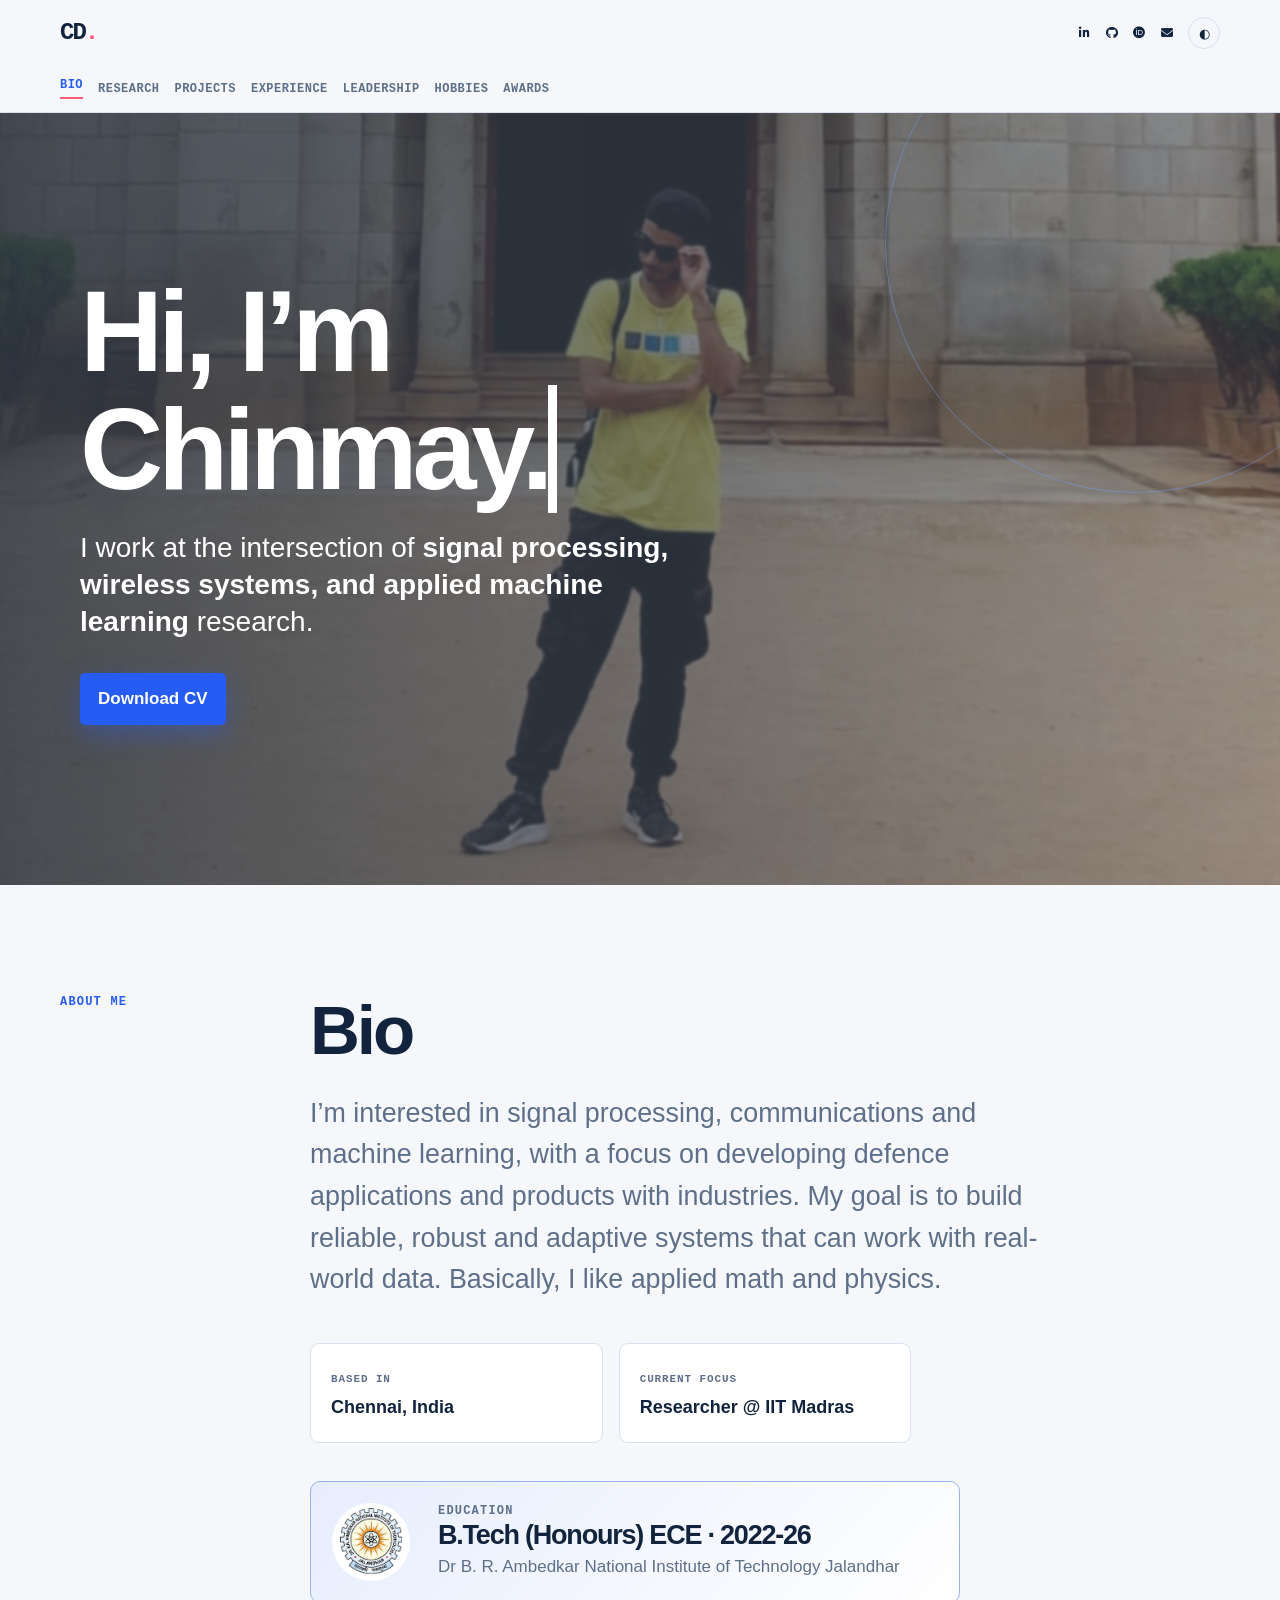
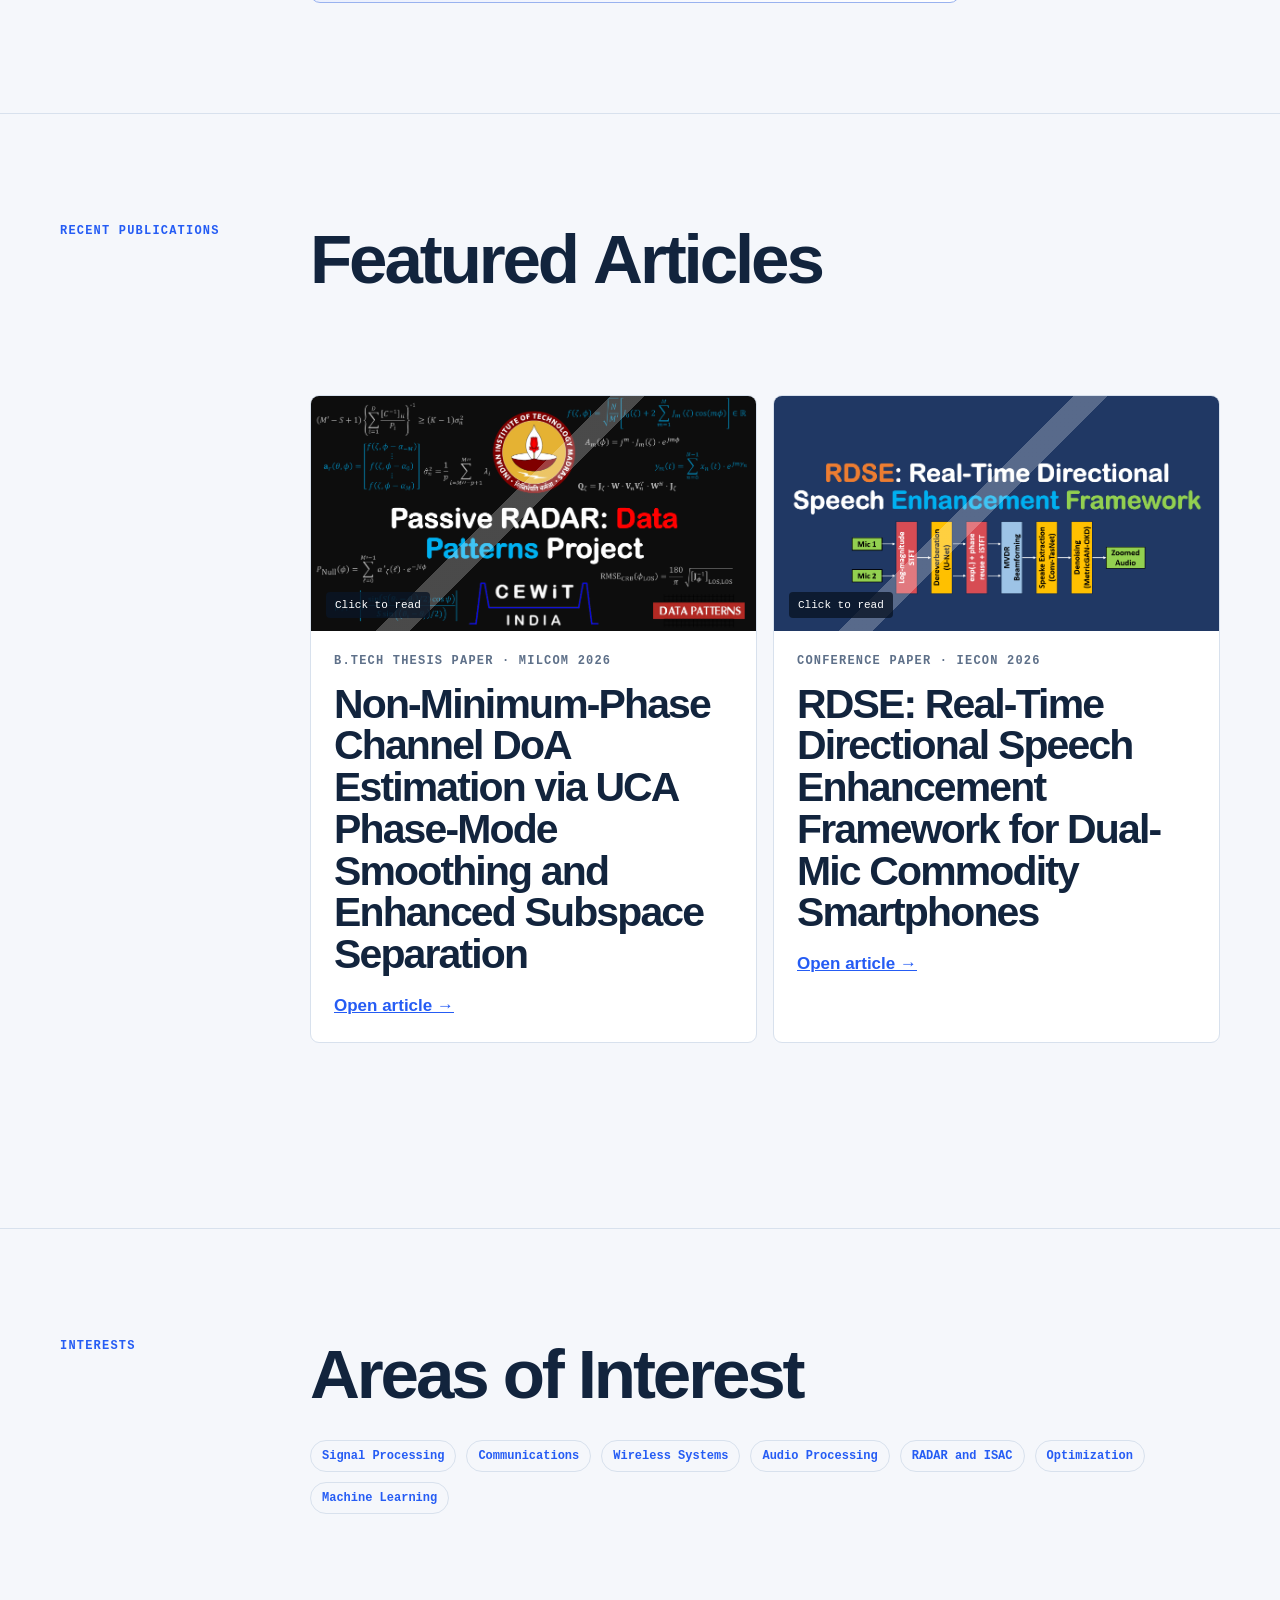
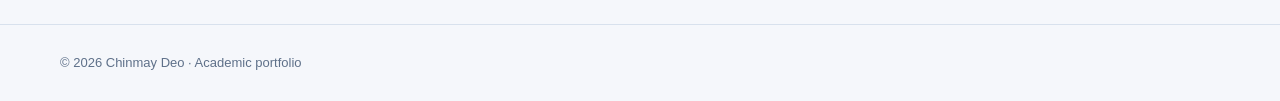
<file: index.html>
<!doctype html>
<html lang="en">
<head>
    <meta charset="utf-8">
    <meta name="viewport" content="width=device-width,initial-scale=1">
    <title>Chinmay Deo | Academic Portfolio</title>
    <meta name="description" content="Academic portfolio of Chinmay Deo.">
    <link rel="stylesheet" href="styles.css">
    <link rel="icon" type="image/png" href="images/favicon.png">
        <link
    rel="stylesheet"
    href="https://cdnjs.cloudflare.com/ajax/libs/font-awesome/6.5.2/css/all.min.css"
>
</head>
<body>
    <header class="top">
        <div class="wrap top-row">
            <a class="brand" href="index.html">CD<i>.</i></a>
            <div class="socials">
<a href="https://www.linkedin.com/in/chinmay-deo-81880b24b/"
   aria-label="LinkedIn"
   target="_blank"
   rel="noopener noreferrer">
    <i class="fa-brands fa-linkedin-in"></i>
</a>

<a href="https://github.com/Chinmay-Deo-2004"
   aria-label="GitHub"
   target="_blank"
   rel="noopener noreferrer">
    <i class="fa-brands fa-github"></i>
</a>

<a href="https://orcid.org/0009-0005-6938-9688"
   aria-label="ORCID"
   target="_blank"
   rel="noopener noreferrer">
    <i class="fa-brands fa-orcid"></i>
</a>

<a href="mailto:chinmay.deo@telwise-research.com"
   aria-label="Email">
    <i class="fa-solid fa-envelope"></i>
</a>
                <button class="theme" data-theme-toggle aria-label="Toggle colour theme">◐</button>
            </div>
        </div>
        <nav class="wrap nav">
            <a aria-current="page" href="index.html">Bio</a>
            <a href="research.html">Research</a>
            <a href="projects.html">Projects</a>
            <a href="experience.html">Experience</a>
            <a href="leadership.html">Leadership</a>
            <a href="hobbies.html">Hobbies</a>
            <a href="awards.html">Awards</a>
        </nav>
    </header>

    <main>
        <section class="hero">
            <div class="hero-photo"></div>
            <div class="orbit"></div>
            <div class="hero-grid">
<h1>
    <span>Hi, I’m</span>
    <br>
    <span data-typing="Chinmay."></span>
</h1>
                <p>
                    I work at the intersection of <strong>signal processing, wireless systems, and applied machine learning</strong>
                    research.
                </p>
                <a class="cta" href="./Chinmay_Resume_one_page_version.pdf" download>
                    Download CV
                </a>
            </div>
        </section>

        <section class="section" id="bio">
            <div class="wrap split">
                <p class="eyebrow">About me</p>
                <div>
                    <h2 class="assemble">Bio</h2>
                    <p class="lead reveal">
                        I’m interested in signal processing, communications and machine learning, with a focus on developing defence applications and products with industries. My goal is to build reliable, robust and adaptive systems that can work with real-world data. Basically, I like applied math and physics. 
                    </p>
                    <div class="fact-grid reveal">
                        <div class="fact">
                            <span>Based in</span>
                            <b>Chennai, India</b>
                        </div>
                        <div class="fact">
                            <span>Current focus</span>
                            <b>Researcher @ IIT Madras</b>
                        </div>
                    </div>
                    <article class="education reveal">
                        <img
                            src="./images/nitj_logo.png"
                            alt="NIT Jalandhar logo"
                        >
                        <div>
                            <p class="eyebrow">Education</p>
                            <h3>B.Tech (Honours) ECE · 2022-26</h3>
                            <p>
                                Dr B. R. Ambedkar National Institute of
                                Technology Jalandhar
                            </p>
                        </div>
                    </article>
                </div>
            </div>
        </section>

        <section class="section">
            <div class="wrap split">
                <p class="eyebrow">Recent Publications</p>
                <div>
                    <h2 class="assemble">
                        Featured Articles
                    </h2>
                    <div class="card-grid">
                        <article class="card reveal">
                            <a class="cover" href="research.html#article-1">
                                <img
                                    src="images/passive_radar.png"
                                    data-fallback="images/placeholder.svg"
                                    alt="Cover placeholder for featured research"
                                >
                                <span class="cover-label">Click to read </span>
                            </a>
                            <div class="card-body">
                                <p class="eyebrow">B.Tech Thesis Paper · MILCOM 2026</p>
                                <h3>Non-Minimum-Phase Channel DoA Estimation via UCA Phase-Mode Smoothing and Enhanced Subspace Separation</h3>
                                <p>
                                    
                                </p>
                                <a href="research.html#article-1">
                                    Open article →
                                </a>
                            </div>
                        </article>

                        <article class="card reveal">
                            <a class="cover" href="research.html#article-2">
                                <img
                                    src="images/rdse.png"
                                    data-fallback="images/placeholder.svg"
                                    alt="Cover placeholder for research"
                                >
                                <span class="cover-label">Click to read</span>
                            </a>
                            <div class="card-body">
                                <p class="eyebrow">Conference paper · IECON 2026</p>
                                <h3>RDSE: Real-Time Directional Speech Enhancement Framework for Dual-Mic Commodity Smartphones</h3>
                                <p>
                                </p>
                                <a href="research.html#article-2">
                                    Open article →
                                </a>
                            </div>
                        </article>
                    </div>
                </div>
            </div>
        </section>

        
<section class="section" id="interests">
    <div class="wrap split">
        <p class="eyebrow">Interests</p>

        <div>
            <h2 class="assemble">Areas of Interest</h2>

            <div class="tag-list reveal">
                <span class="tag">Signal Processing</span>
                <span class="tag">Communications</span>
                <span class="tag">Wireless Systems</span>
                <span class="tag">Audio Processing</span>
                <span class="tag">RADAR and ISAC</span>
                <span class="tag">Optimization</span>
                <span class="tag">Machine Learning</span>
            </div>
        </div>
    </div>
</section>

    </main>

    <footer class="wrap footer">
        © <span data-year></span> Chinmay Deo · Academic portfolio
    </footer>

    <script src="script.js"></script>
</body>
</html>
</file>
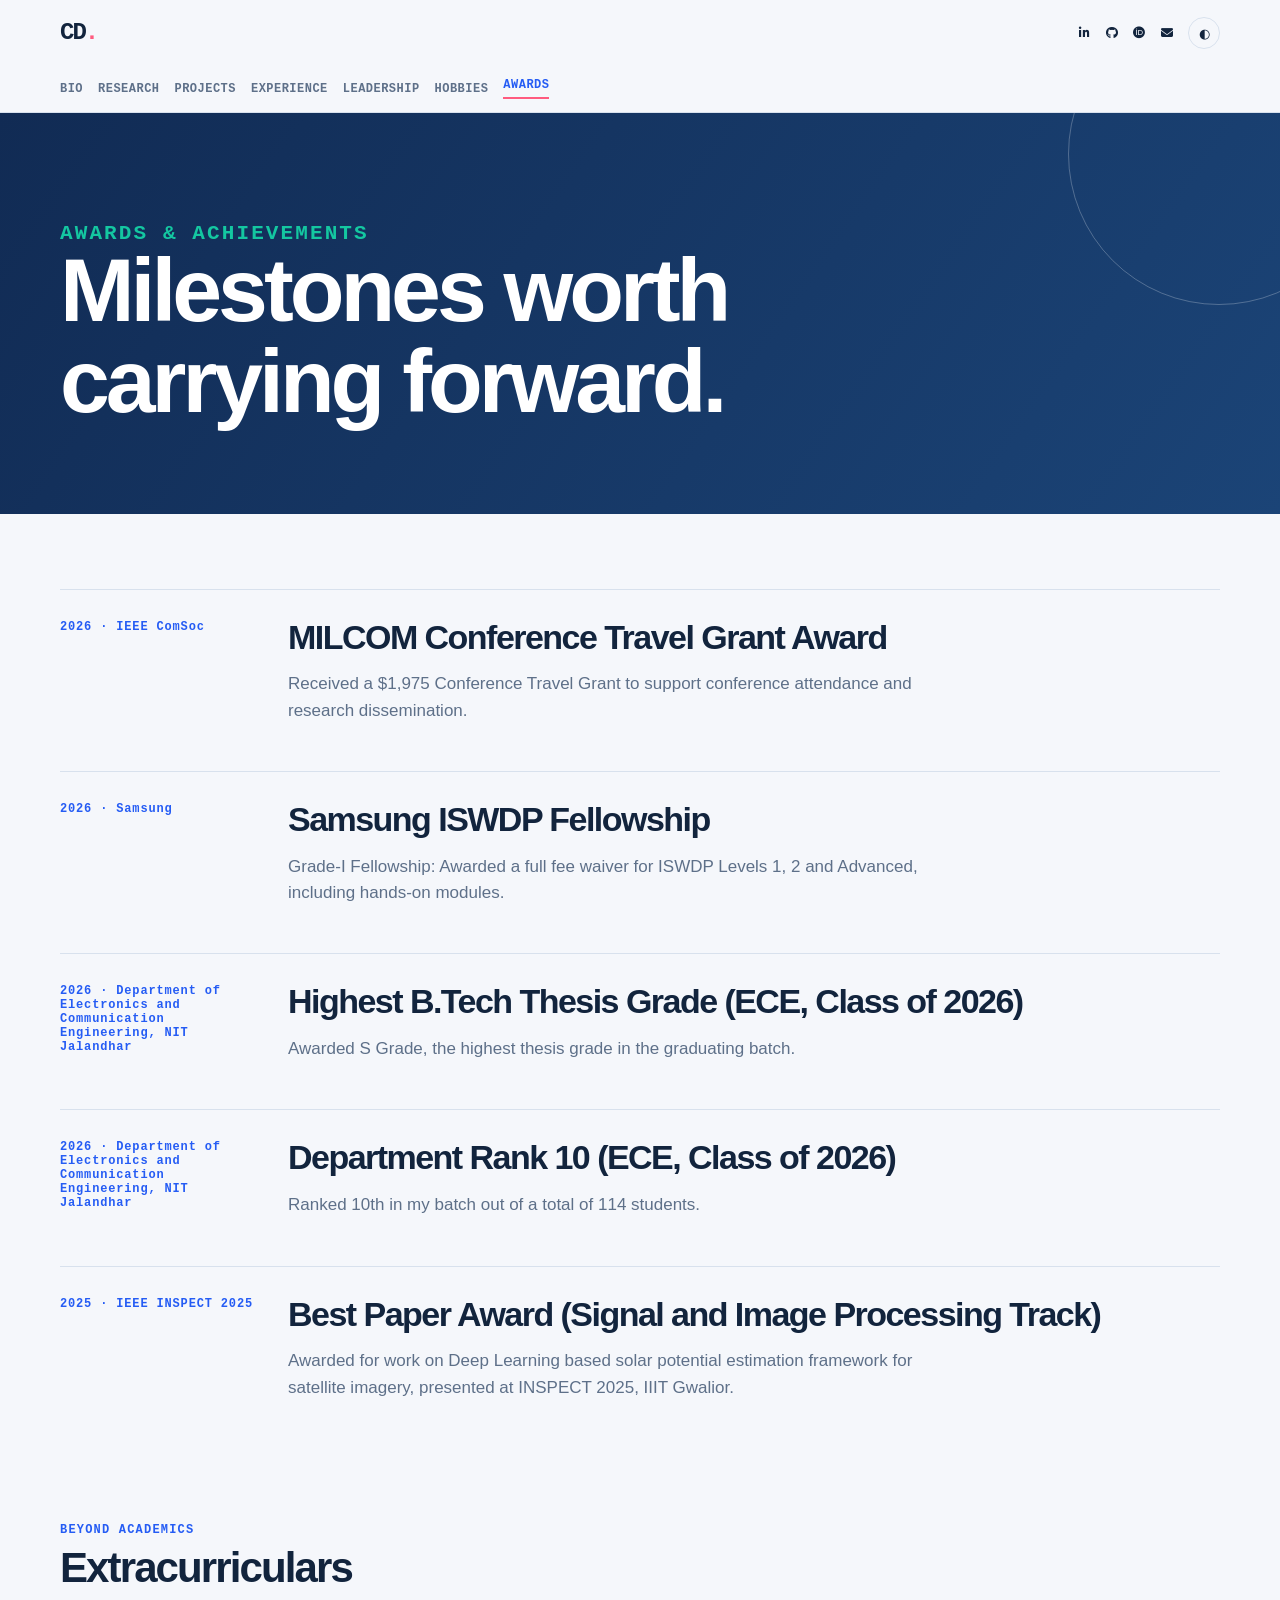
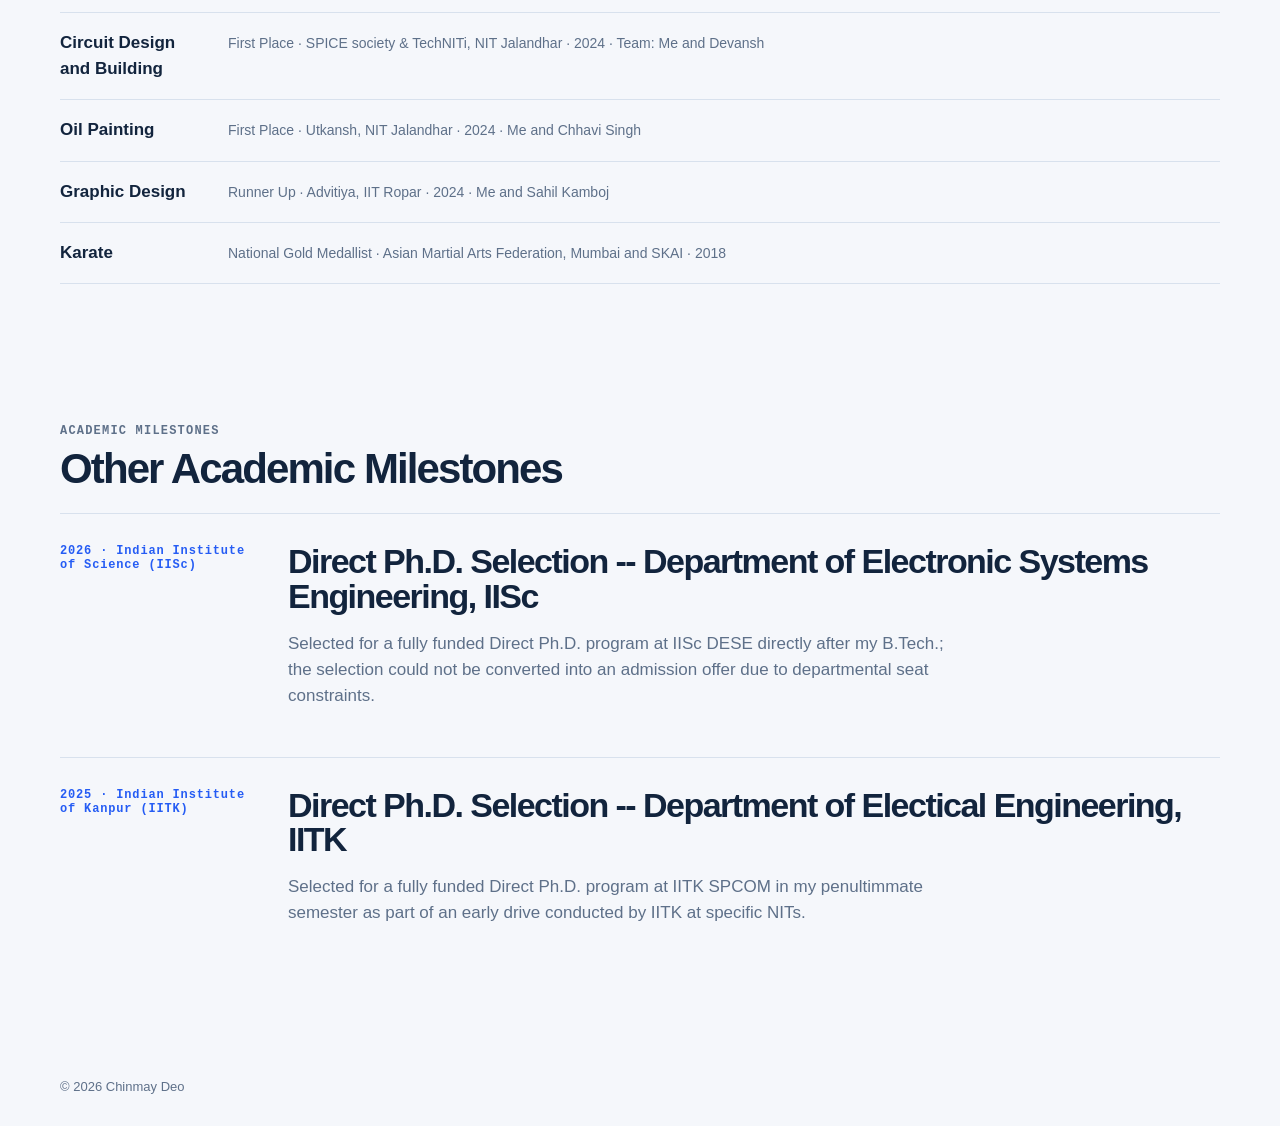
<file: awards.html>
<!doctype html>
<html lang="en">
<head>
    <meta charset="utf-8">
    <meta name="viewport" content="width=device-width, initial-scale=1">

    <title>Awards & Achievements | Chinmay Deo</title>

    <link rel="stylesheet" href="styles.css">
    <link rel="icon" type="image/png" href="images/favicon.png">
    <link
    rel="stylesheet"
    href="https://cdnjs.cloudflare.com/ajax/libs/font-awesome/6.5.2/css/all.min.css"
>
</head>

<body>
    <header class="top">
        <div class="wrap top-row">
            <a class="brand" href="index.html">CD<i>.</i></a>

            <div class="socials">
<a href="https://www.linkedin.com/in/chinmay-deo-81880b24b/"
   aria-label="LinkedIn"
   target="_blank"
   rel="noopener noreferrer">
    <i class="fa-brands fa-linkedin-in"></i>
</a>

<a href="https://github.com/Chinmay-Deo-2004"
   aria-label="GitHub"
   target="_blank"
   rel="noopener noreferrer">
    <i class="fa-brands fa-github"></i>
</a>

<a href="https://orcid.org/0009-0005-6938-9688"
   aria-label="ORCID"
   target="_blank"
   rel="noopener noreferrer">
    <i class="fa-brands fa-orcid"></i>
</a>

<a href="mailto:chinmay.deo@telwise-research.com"
   aria-label="Email">
    <i class="fa-solid fa-envelope"></i>
</a>

                <button
                    class="theme"
                    data-theme-toggle
                    aria-label="Toggle colour theme"
                >
                    ◐
                </button>
            </div>
        </div>

        <nav class="wrap nav">
            <a href="index.html">Bio</a>
            <a href="research.html">Research</a>
            <a href="projects.html">Projects</a>
            <a href="experience.html">Experience</a>
            <a href="leadership.html">Leadership</a>
            <a href="hobbies.html">Hobbies</a>
            <a aria-current="page" href="awards.html">Awards</a>
        </nav>
    </header>

    <main>
        <section class="page-hero">
            <p class="eyebrow">Awards & achievements</p>
            <h1>Milestones worth carrying forward.</h1>
        </section>

        <section class="wrap timeline">
            <article class="reveal">
                <time>2026 · IEEE ComSoc</time>

                <div>
                    <h2>MILCOM Conference Travel Grant Award</h2>
                    <p>Received a $1,975 Conference Travel Grant to support conference attendance and research dissemination.</p>
                </div>
            </article>

            <article class="reveal">
                <time>2026 · Samsung</time>

                <div>
                    <h2>Samsung ISWDP Fellowship</h2>
                    <p>Grade-I Fellowship: Awarded a full fee waiver for ISWDP Levels 1, 2 and Advanced, including hands-on modules.</p>
                </div>
            </article>

            <article class="reveal">
                <time>2026 · Department of Electronics and Communication Engineering, NIT Jalandhar</time>

                <div>
                    <h2>Highest B.Tech Thesis Grade (ECE, Class of 2026)</h2>
                    <p>Awarded S Grade, the highest thesis grade in the graduating batch.</p>
                </div>
            </article>

                        <article class="reveal">
                <time>2026 · Department of Electronics and Communication Engineering, NIT Jalandhar</time>

                <div>
                    <h2>Department Rank 10 (ECE, Class of 2026)</h2>
                    <p>Ranked 10th in my batch out of a total of 114 students.</p>
                </div>
            </article>

            <article class="reveal">
                <time>2025 · IEEE INSPECT 2025</time>

                <div>
                    <h2>Best Paper Award (Signal and Image Processing Track)</h2>
                    <p>Awarded for work on Deep Learning based solar potential estimation framework for satellite imagery, presented at INSPECT 2025, IIIT Gwalior.</p>
                </div>
            </article>

        </section>

        <section class="wrap extracurriculars">
    <div class="extracurricular-heading">
        <p class="eyebrow">Beyond academics</p>
        <h2>Extracurriculars</h2>
    </div>

    <div class="extracurricular-list">
        <div class="extracurricular-item">
            <span class="activity">Circuit Design and Building</span>
            <span class="activity-detail">
                First Place · SPICE society & TechNITi, NIT Jalandhar · 2024 · Team: Me and Devansh
            </span>
        </div>

        <div class="extracurricular-item">
            <span class="activity">Oil Painting </span>
            <span class="activity-detail">
                First Place · Utkansh, NIT Jalandhar · 2024 · Me and Chhavi Singh
            </span>
        </div>

        <div class="extracurricular-item">
            <span class="activity">Graphic Design</span>
            <span class="activity-detail">
                Runner Up · Advitiya, IIT Ropar · 2024 · Me and Sahil Kamboj
            </span>
        </div>

        <div class="extracurricular-item">
            <span class="activity">Karate</span>
            <span class="activity-detail">
                National Gold Medallist · Asian Martial Arts Federation, Mumbai and SKAI  · 2018 
            </span>
        </div>


    </div>
</section>

        <section class="wrap timeline">
    <div class="extracurricular-heading">
        <p class="eyebrow">Academic milestones</p>
        <h2>Other Academic Milestones</h2>
    </div>

    <article class="reveal">
        <time>2026 · Indian Institute of Science (IISc)</time>

        <div>
            <h2>Direct Ph.D. Selection -- Department of Electronic Systems Engineering, IISc</h2>
            <p>Selected for a fully funded Direct Ph.D. program at IISc DESE directly after my B.Tech.; the selection could not be converted into an admission offer due to departmental seat constraints.</p>
        </div>
    </article>

        <article class="reveal">
        <time>2025 · Indian Institute of Kanpur (IITK)</time>

        <div>
            <h2>Direct Ph.D. Selection -- Department of Electical Engineering, IITK</h2>
            <p>Selected for a fully funded Direct Ph.D. program at IITK SPCOM in my penultimmate semester as part of an early drive conducted by IITK at specific NITs.</p>
        </div>
    </article>

</section>

</section>

        </section>


    </main>

    <footer class="wrap footer">
        © <span data-year></span> Chinmay Deo
    </footer>

    <script src="script.js"></script>
</body>
</html>
</file>
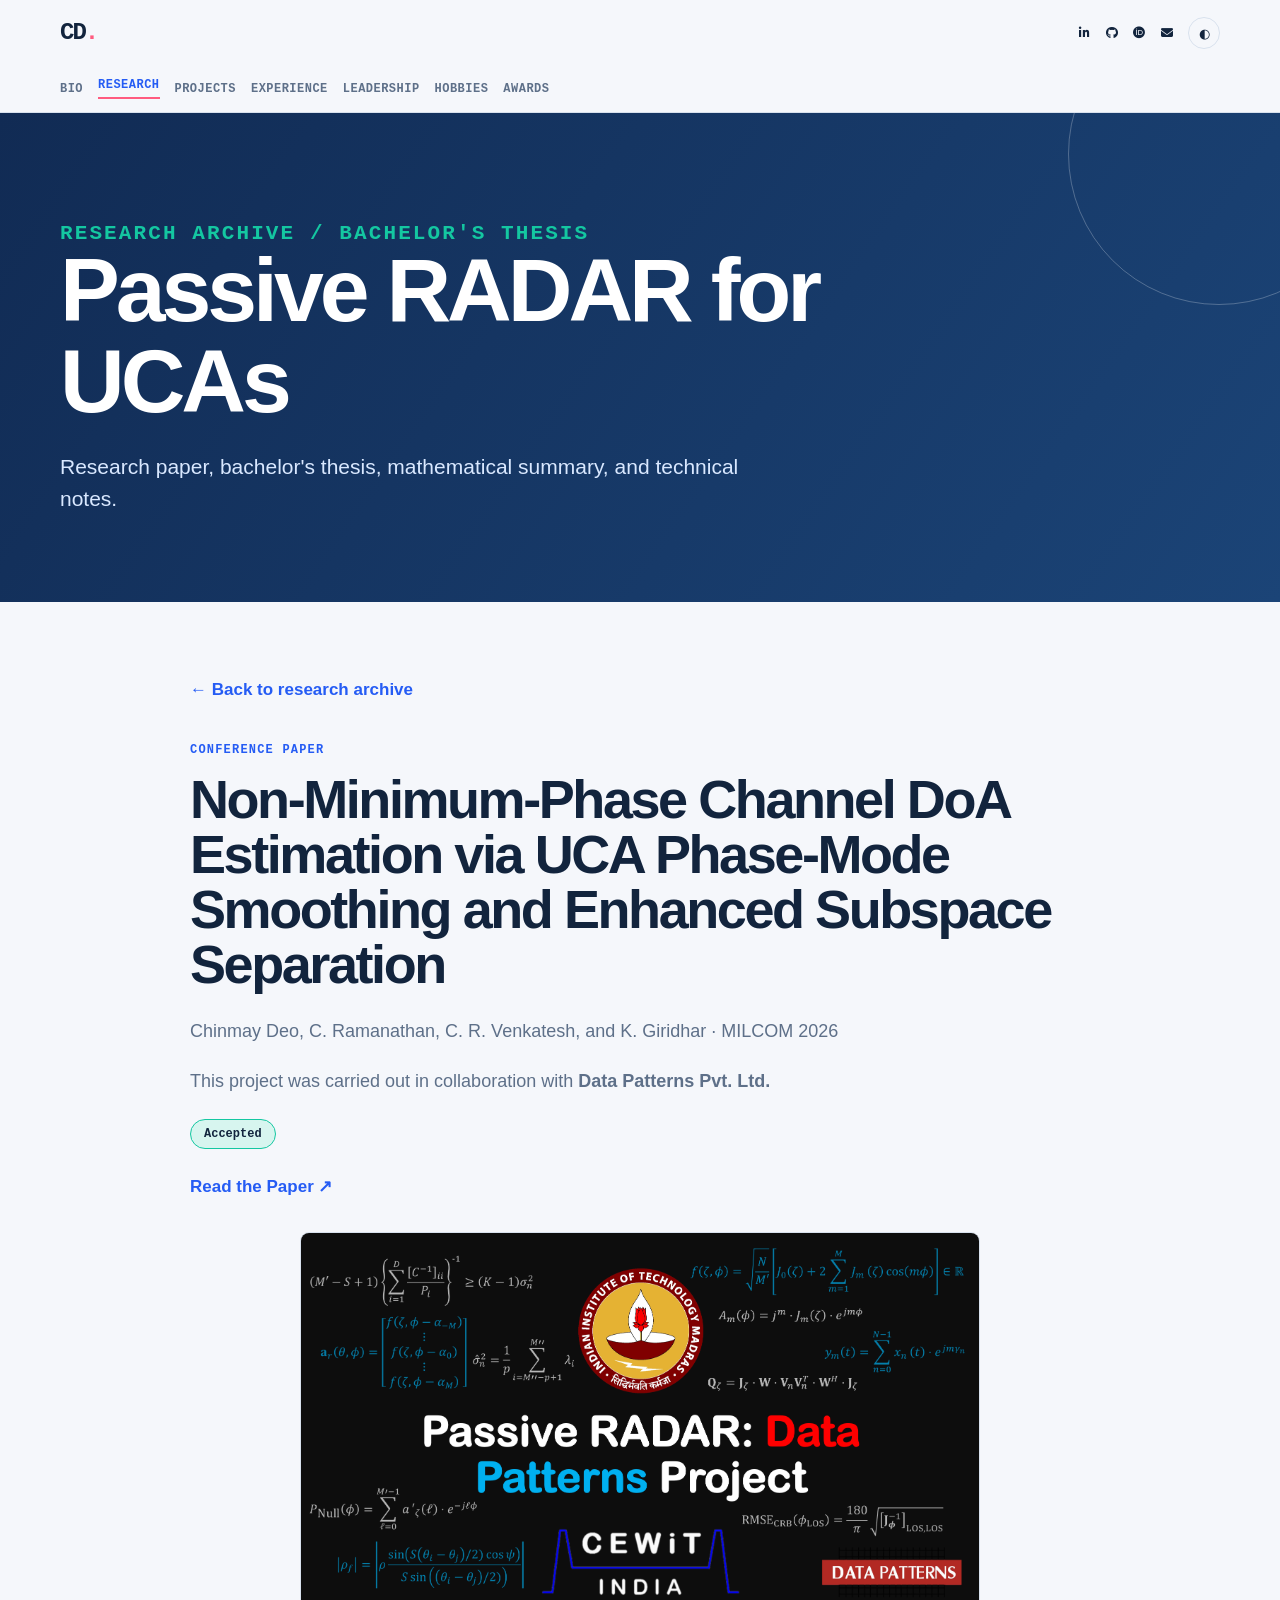
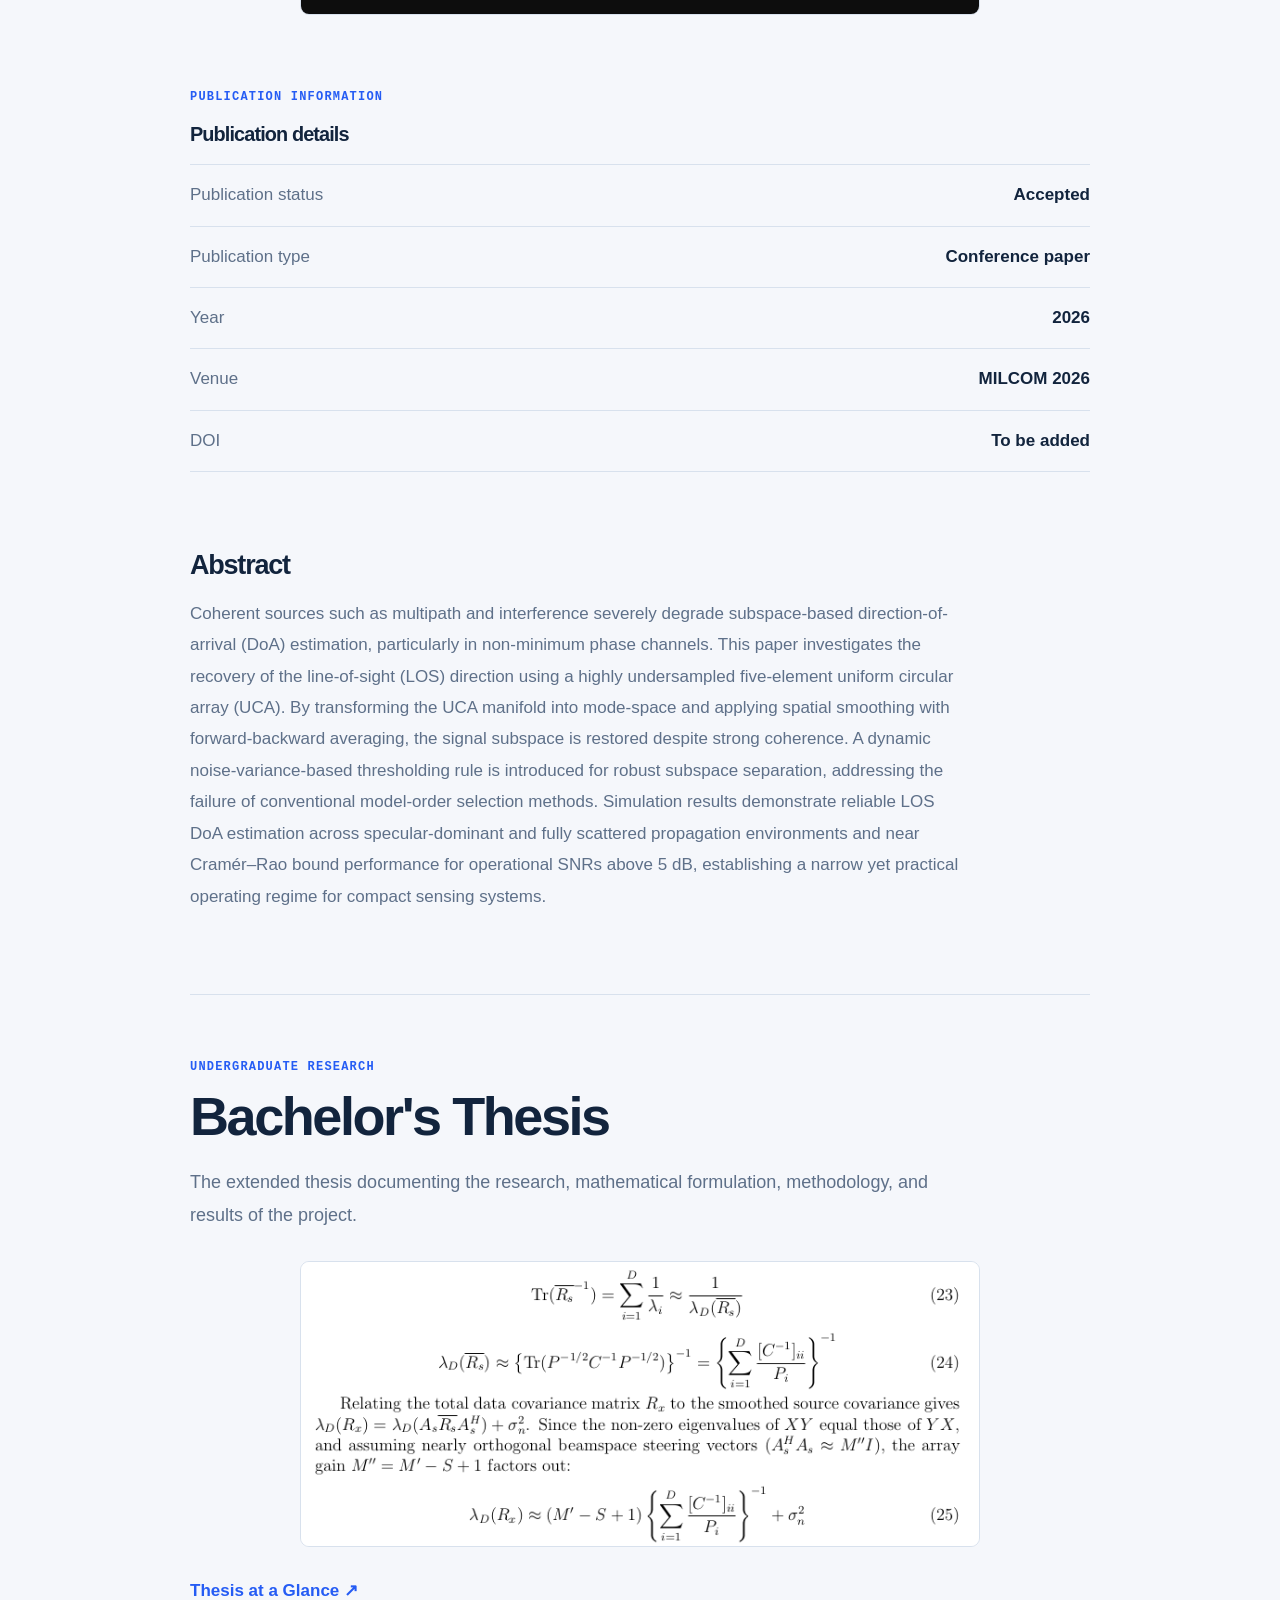
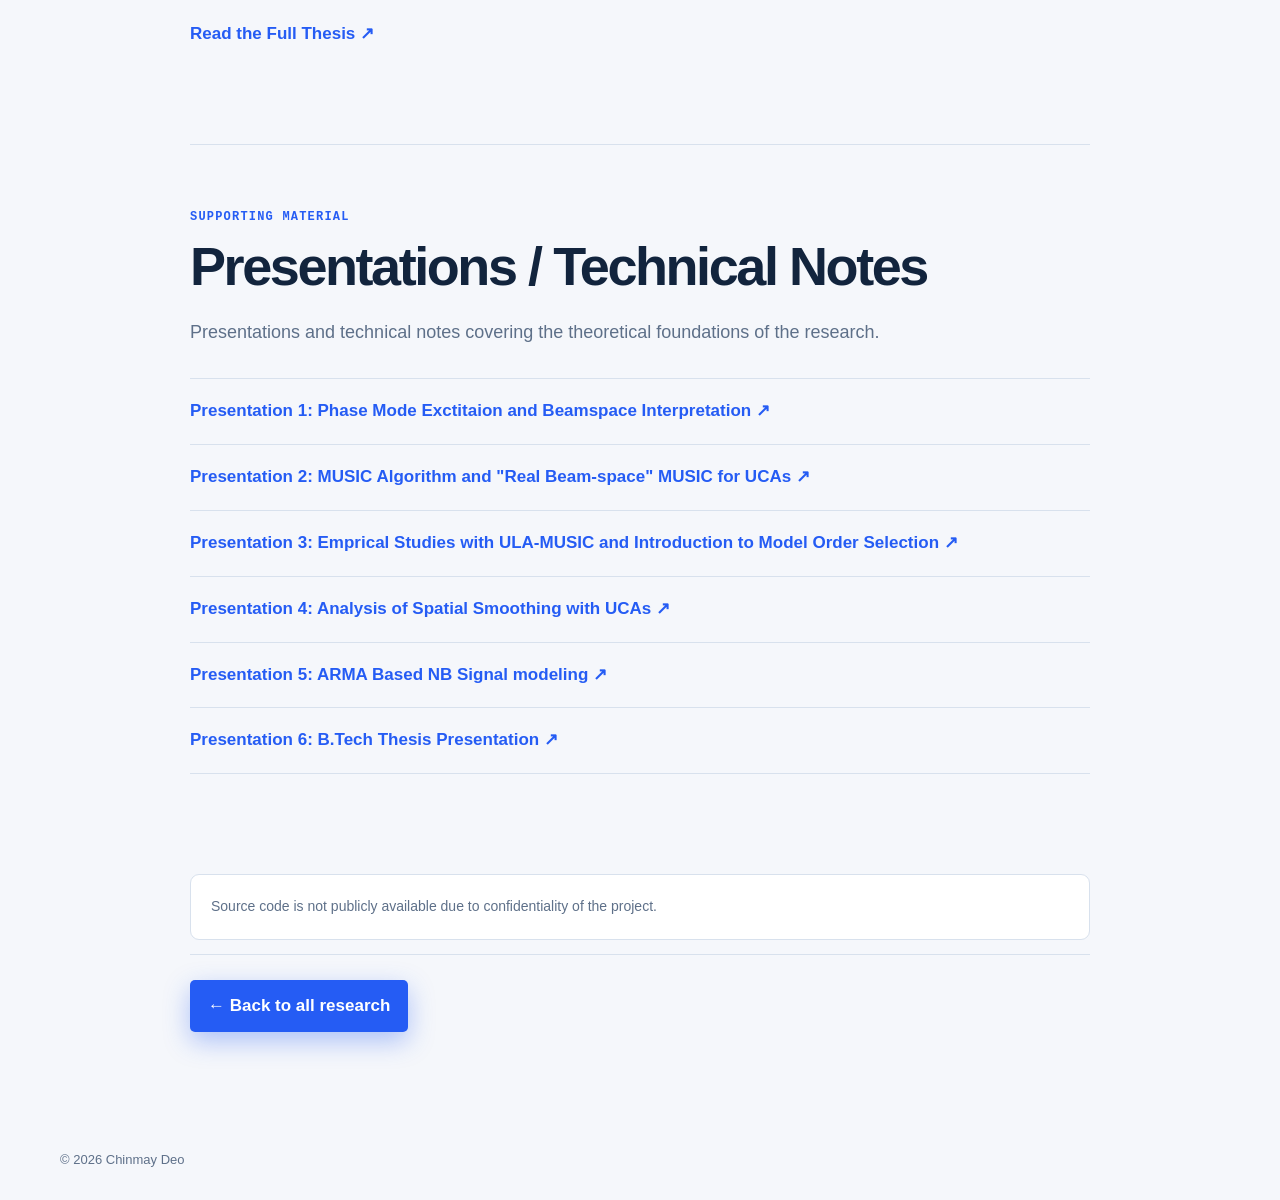
<file: bachelors-thesis.html>
<!doctype html>
<html lang="en">

<head>
    <meta charset="utf-8">
    <meta name="viewport" content="width=device-width, initial-scale=1">

    <title>Bachelor's Thesis | Chinmay Deo</title>

    <link rel="stylesheet" href="styles.css">
    <link rel="icon" type="image/png" href="images/favicon.png">
    <link
    rel="stylesheet"
    href="https://cdnjs.cloudflare.com/ajax/libs/font-awesome/6.5.2/css/all.min.css"
>
</head>

<body>

    <!-- Shared site header -->
    <header class="top">
        <div class="wrap top-row">
            <a class="brand" href="index.html">CD<i>.</i></a>

            <div class="socials">
<a href="https://www.linkedin.com/in/chinmay-deo-81880b24b/"
   aria-label="LinkedIn"
   target="_blank"
   rel="noopener noreferrer">
    <i class="fa-brands fa-linkedin-in"></i>
</a>

<a href="https://github.com/Chinmay-Deo-2004"
   aria-label="GitHub"
   target="_blank"
   rel="noopener noreferrer">
    <i class="fa-brands fa-github"></i>
</a>

<a href="https://orcid.org/0009-0005-6938-9688"
   aria-label="ORCID"
   target="_blank"
   rel="noopener noreferrer">
    <i class="fa-brands fa-orcid"></i>
</a>

<a href="mailto:chinmay.deo@telwise-research.com"
   aria-label="Email">
    <i class="fa-solid fa-envelope"></i>
</a>

                <button
                    class="theme"
                    data-theme-toggle
                    aria-label="Toggle colour theme"
                >
                    ◐
                </button>
            </div>
        </div>

        <nav class="wrap nav">
            <a href="index.html">Bio</a>
            <a aria-current="page" href="research.html">Research</a>
            <a href="projects.html">Projects</a>
            <a href="experience.html">Experience</a>
            <a href="leadership.html">Leadership</a>
            <a href="hobbies.html">Hobbies</a>
            <a href="awards.html">Awards</a>
        </nav>
    </header>


    <main>

        <!-- Page title banner -->
        <section class="page-hero">
            <p class="eyebrow">Research archive / Bachelor's Thesis</p>

            <h1>Passive RADAR for UCAs</h1>

            <p>
                Research paper, bachelor's thesis,
                mathematical summary, and technical notes.
            </p>
        </section>


        <!-- Main content -->
        <div class="wrap thesis-content">

            <!-- Back to research archive -->
            <a
                class="publication-back"
                href="research.html"
            >
                ← Back to research archive
            </a>


            <section class="thesis-section" id="milcom-paper">

                <p class="eyebrow">Conference paper</p>

                <h2>Non-Minimum-Phase Channel DoA Estimation via UCA Phase-Mode Smoothing and Enhanced Subspace Separation</h2>

                <p class="thesis-description">
                    Chinmay Deo, C. Ramanathan, C. R. Venkatesh, and K. Giridhar · MILCOM 2026
                </p>

                <p class="thesis-description">
                    This project was carried out in collaboration with
                    <strong>Data Patterns Pvt. Ltd.</strong>
                </p>

                <div class="publication-status">
                    <span class="status-badge">
                        Accepted
                    </span>
                </div>

                <div class="thesis-links">
                    <a
                        class="thesis-link"
                        href="papers/milcom-paper.pdf"
                        target="_blank"
                        rel="noopener noreferrer"
                    >
                        Read the Paper ↗
                    </a>
                </div>

                <img
                    class="thesis-cover"
                    src="images/passive_radar.png"
                    alt="Cover image for the MILCOM research paper"
                >


                <!-- Publication details -->
                <section class="publication-details">

                    <p class="eyebrow">Publication information</p>

                    <h3>Publication details</h3>

                    <div class="publication-detail-list">

                        <div class="publication-detail">
                            <span>Publication status</span>
                            <strong>Accepted</strong>
                        </div>

                        <div class="publication-detail">
                            <span>Publication type</span>
                            <strong>Conference paper</strong>
                        </div>

                        <div class="publication-detail">
                            <span>Year</span>
                            <strong>2026</strong>
                        </div>

                        <div class="publication-detail">
                            <span>Venue</span>
                            <strong>MILCOM 2026</strong>
                        </div>

                        <div class="publication-detail">
                            <span>DOI</span>
                            <strong>To be added</strong>
                        </div>

                    </div>

                </section>


                <!-- Abstract -->
                <div class="thesis-abstract">
                    <h3>Abstract</h3>

                    <p>
                        Coherent sources such as multipath and interference severely degrade subspace-based direction-of-arrival (DoA) estimation, particularly in non-minimum phase channels. This paper investigates the recovery of the line-of-sight (LOS) direction using a highly undersampled five-element uniform circular array (UCA). By transforming the UCA manifold into mode-space and applying spatial smoothing with forward-backward averaging, the signal subspace is restored despite strong coherence. A dynamic noise-variance-based thresholding rule is introduced for robust subspace separation, addressing the failure of conventional model-order selection methods. Simulation results demonstrate reliable LOS DoA estimation across specular-dominant and fully scattered propagation environments and near Cramér–Rao bound performance for operational SNRs above 5 dB, establishing a narrow yet practical operating regime for compact sensing systems.
                    </p>
                </div>

            </section>


            <!-- =================================
                 2. BACHELOR'S THESIS
            ================================== -->
            <section class="thesis-section" id="bachelors-thesis">

                <p class="eyebrow">Undergraduate research</p>

                <h2>Bachelor's Thesis</h2>

                <p class="thesis-description">
                    The extended thesis documenting the research,
                    mathematical formulation, methodology,
                    and results of the project.
                </p>

                <img
                    class="thesis-cover"
                    src="images/BTP_Concise_cover.png"
                    alt="Bachelor's thesis cover"
                >

                <div class="thesis-links">

                    <a
                        class="thesis-link"
                        href="thesis/BTP_Concise.pdf"
                        target="_blank"
                        rel="noopener noreferrer"
                    >
                        Thesis at a Glance ↗
                    </a>

                    <a
                        class="thesis-link"
                        href="thesis/BTP.pdf"
                        target="_blank"
                        rel="noopener noreferrer"
                    >
                        Read the Full Thesis ↗
                    </a>

                </div>

            </section>


            <section class="thesis-section" id="presentations">

                <p class="eyebrow">Supporting material</p>

                <h2>Presentations / Technical Notes</h2>

                <p class="thesis-description">
                    Presentations and technical notes covering
                    the theoretical foundations of the research.
                </p>

                <div class="thesis-resource-list">

                    <a
                        href="presentations/1.Phase_Mode_Exctitaion_and_Beamspace_Interpretation.pdf"
                        target="_blank"
                        rel="noopener noreferrer"
                    >
                        Presentation 1: Phase Mode Exctitaion and Beamspace Interpretation ↗
                    </a>

                    <a
                        href="presentations/2.MUSIC_Algorithm.pdf"
                        target="_blank"
                        rel="noopener noreferrer"
                    >
                        Presentation 2: MUSIC Algorithm and "Real Beam-space" MUSIC for UCAs ↗
                    </a>

                    <a
                        href="presentations/2.1.MUSIC_Algorithm_II.pdf"
                        target="_blank"
                        rel="noopener noreferrer"
                    >
                        Presentation 3: Emprical Studies with ULA-MUSIC and Introduction to Model Order Selection ↗
                    </a>

                    <a
                        href="presentations/3.Analysis_of_Spatial_Smoothing_with_UCAs.pdf"
                        target="_blank"
                        rel="noopener noreferrer"
                    >
                        Presentation 4: Analysis of Spatial Smoothing with UCAs ↗
                    </a>

                    <a
                        href="presentations/4.ARMA_Based_NB_Signal_modeling.pdf"
                        target="_blank"
                        rel="noopener noreferrer"
                    >
                        Presentation 5: ARMA Based NB Signal modeling ↗
                    </a>

                    <a
                        href="presentations/5.BTP_Presentation.pdf"
                        target="_blank"
                        rel="noopener noreferrer"
                    >
                        Presentation 6: B.Tech Thesis Presentation ↗
                    </a>

                </div>

            </section>

            


            <!-- Source code note -->
            <p class="thesis-code-note">
                Source code is not publicly available due to confidentiality of the project.
            </p>


            <!-- Return to archive -->
            <div class="publication-footer">
                <a href="research.html" class="cta">
                    ← Back to all research
                </a>
            </div>

        </div>

        

    </main>


    <!-- Shared site footer -->
    <footer class="wrap footer">
        © <span data-year></span> Chinmay Deo
    </footer>

    <script src="script.js"></script>

</body>
</html>
</file>
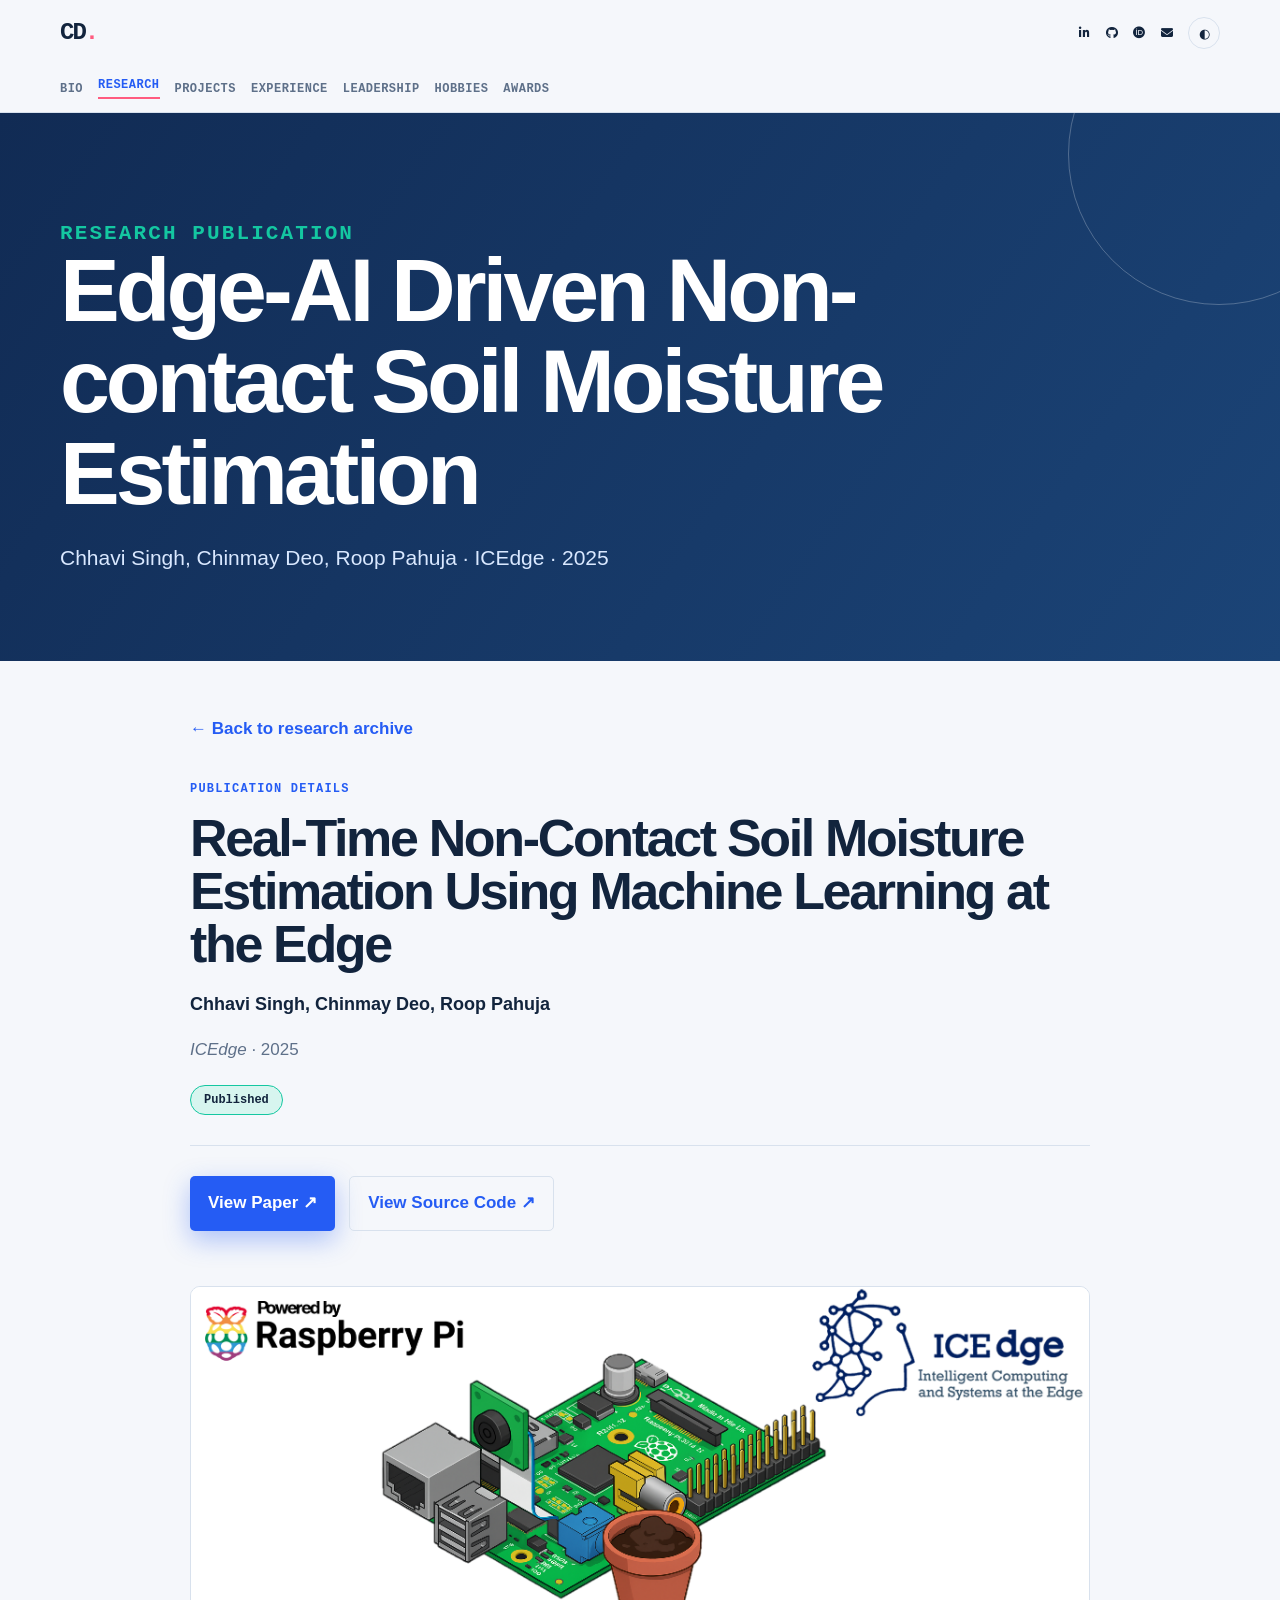
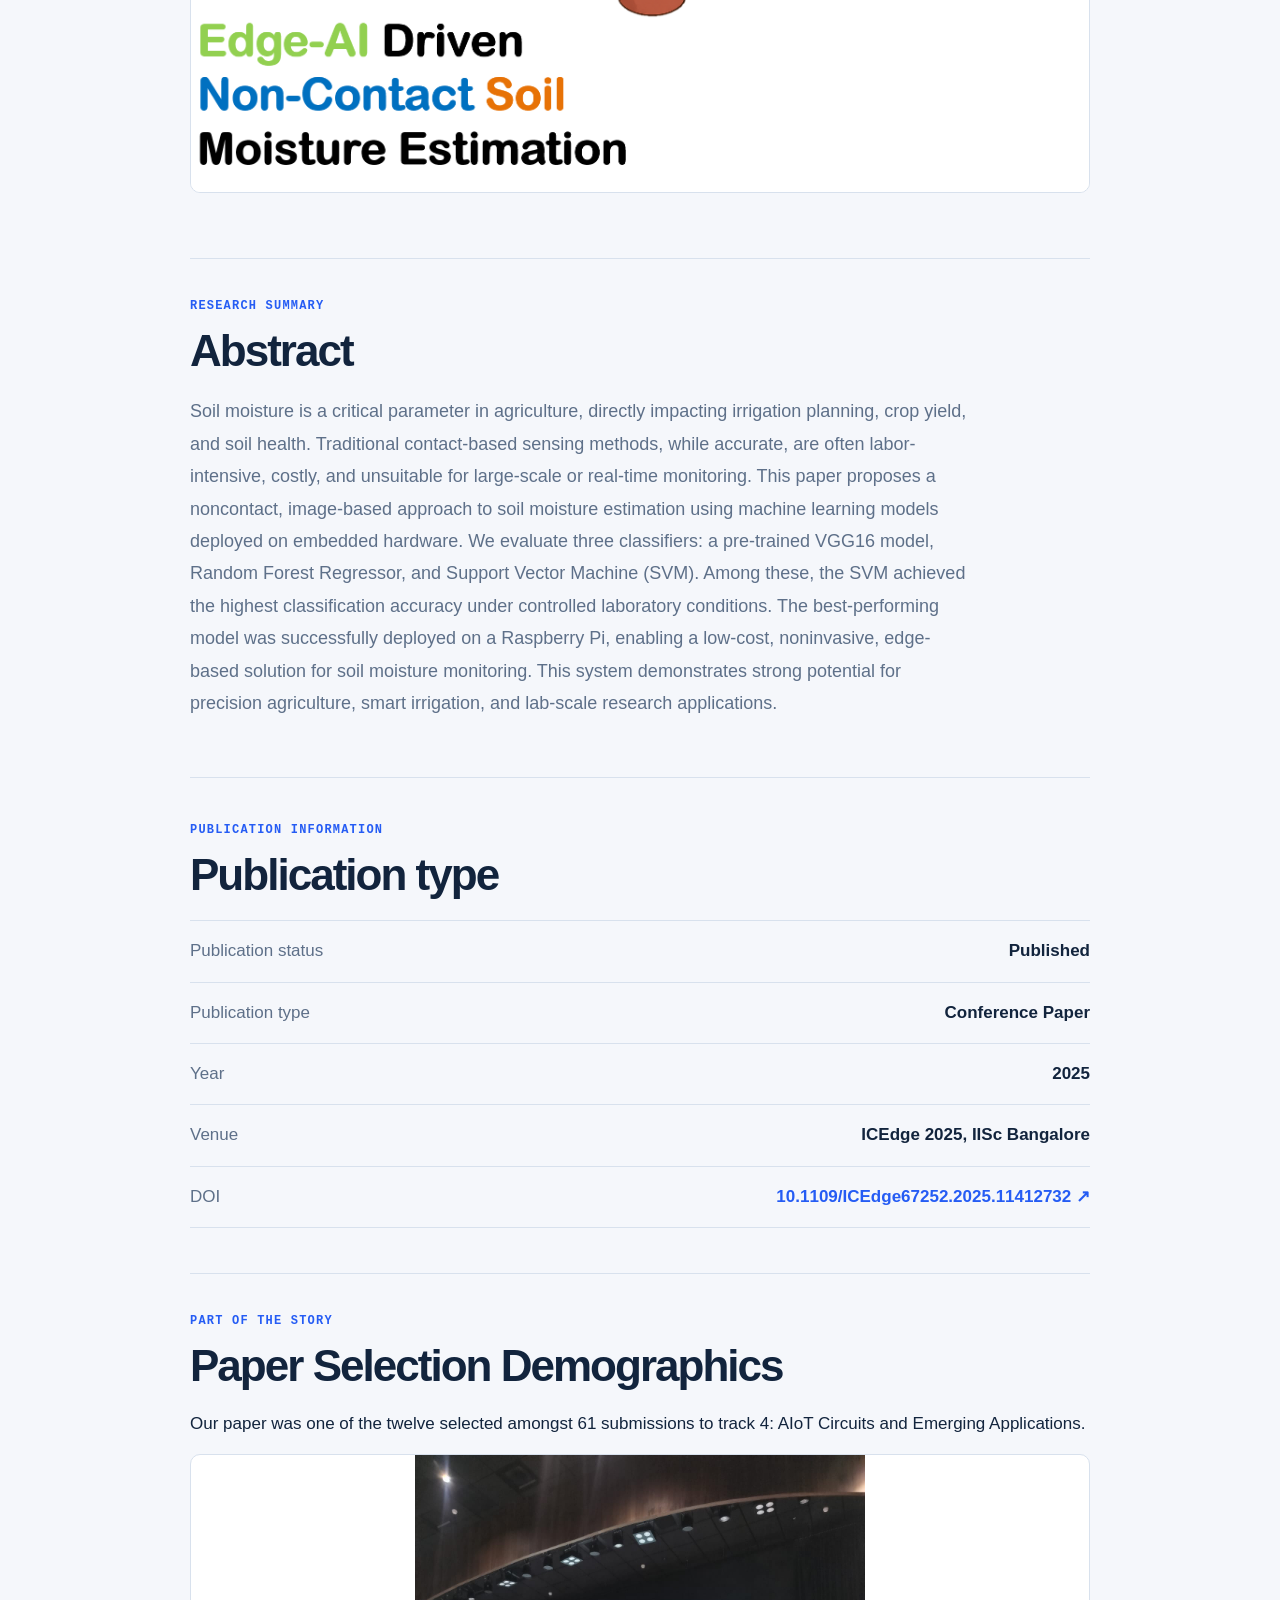
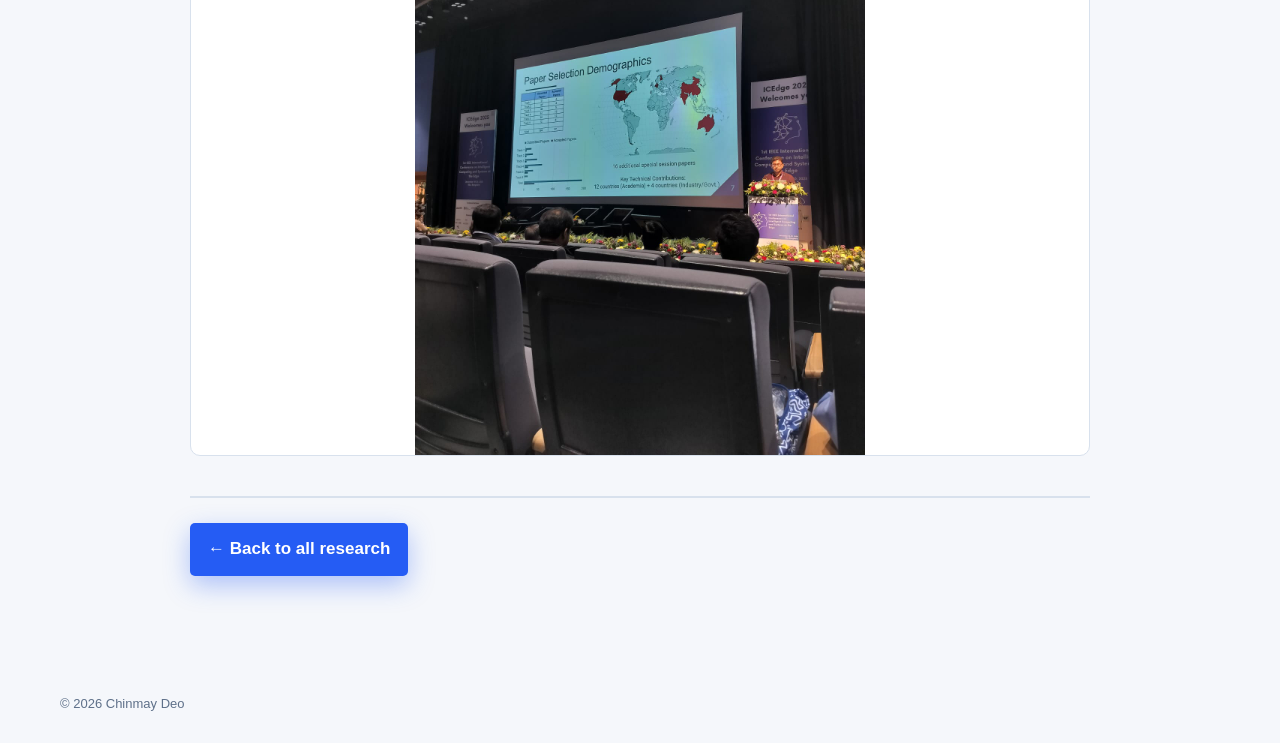
<file: edgeAI.html>
<!doctype html>
<html lang="en">

<head>
    <meta charset="utf-8">

    <meta
        name="viewport"
        content="width=device-width, initial-scale=1"
    >

    <title>Edge-AI Driven Non-contact Soil Moisture Estimation | Chinmay Deo</title>

    <link rel="stylesheet" href="styles.css">
    <link rel="icon" type="image/png" href="images/favicon.png">
    <link
    rel="stylesheet"
    href="https://cdnjs.cloudflare.com/ajax/libs/font-awesome/6.5.2/css/all.min.css"
>
</head>

<body>

    <!-- Header -->
    <header class="top">

        <div class="wrap top-row">

            <a class="brand" href="index.html">
                CD<i>.</i>
            </a>

            <div class="socials">
<a href="https://www.linkedin.com/in/chinmay-deo-81880b24b/"
   aria-label="LinkedIn"
   target="_blank"
   rel="noopener noreferrer">
    <i class="fa-brands fa-linkedin-in"></i>
</a>

<a href="https://github.com/Chinmay-Deo-2004"
   aria-label="GitHub"
   target="_blank"
   rel="noopener noreferrer">
    <i class="fa-brands fa-github"></i>
</a>

<a href="https://orcid.org/0009-0005-6938-9688"
   aria-label="ORCID"
   target="_blank"
   rel="noopener noreferrer">
    <i class="fa-brands fa-orcid"></i>
</a>

<a href="mailto:chinmay.deo@telwise-research.com"
   aria-label="Email">
    <i class="fa-solid fa-envelope"></i>
</a>

                <button
                    class="theme"
                    data-theme-toggle
                    aria-label="Toggle colour theme"
                >
                    ◐
                </button>
            </div>

        </div>

        <nav class="wrap nav">
            <a href="index.html">Bio</a>
            <a aria-current="page" href="research.html">
                Research
            </a>
            <a href="projects.html">Projects</a>
            <a href="experience.html">Experience</a>
            <a href="leadership.html">Leadership</a>
            <a href="hobbies.html">Hobbies</a>
            <a href="awards.html">Awards</a>
        </nav>

    </header>


    <!-- Main publication content -->
    <main>

        <!-- Publication heading -->
        <section class="page-hero">

            <p class="eyebrow">
                Research publication
            </p>

            <h1>
                Edge-AI Driven Non-contact Soil Moisture Estimation
            </h1>

            <p>
                Chhavi Singh, Chinmay Deo, Roop Pahuja ·
                ICEdge · 2025
            </p>

        </section>


        <!-- Publication details -->
        <section class="wrap publication-page">

            <!-- Back navigation -->
            <a
                class="publication-back"
                href="research.html"
            >
                ← Back to research archive
            </a>


            <!-- Paper information -->
            <div class="publication-meta">

                <p class="eyebrow">
                    Publication details
                </p>

                <h2>
                   Real-Time Non-Contact Soil Moisture Estimation Using Machine Learning at the Edge
                </h2>

                <p class="publication-authors">
                    Chhavi Singh, Chinmay Deo, Roop Pahuja
                </p>

                <p class="publication-venue">
                    <em>ICEdge</em>
                    · 2025
                </p>

                <div class="publication-status">
                    <span class="status-badge">
                        Published
                    </span>
                </div>

            </div>


            <!-- Paper and code links -->
            <div class="publication-actions">

                <a
                    class="cta"
                    href="https://ieeexplore.ieee.org/document/11412732"
                    target="_blank"
                    rel="noopener noreferrer"
                >
                    View Paper ↗
                </a>

                <a
                    class="publication-code"
                    href="https://github.com/Chinmay-Deo-2004/Edge_AI_Driven_Soil_Moisture_Prediction"
                    target="_blank"
                    rel="noopener noreferrer"
                >
                    View Source Code ↗
                </a>

            </div>


            <!-- Publication cover -->
            <section class="publication-cover-section">

                <p class="eyebrow">
                    
                </p>

                <figure class="publication-cover">
                    <img
                        src="images/soilmoisture_cover.png"
                        data-fallback="images/placeholder.svg"
                        alt="Cover image for the research article"
                    >
                </figure>

            </section>


            <!-- Abstract -->
            <section class="publication-abstract">

                <p class="eyebrow">
                    Research summary
                </p>

                <h2>Abstract</h2>

                <p>
                  Soil moisture is a critical parameter in agriculture, directly impacting irrigation planning, crop yield, and soil health. Traditional contact-based sensing methods, while accurate, are often labor-intensive, costly, and unsuitable for large-scale or real-time monitoring. This paper proposes a noncontact, image-based approach to soil moisture estimation using machine learning models deployed on embedded hardware. We evaluate three classifiers: a pre-trained VGG16 model, Random Forest Regressor, and Support Vector Machine (SVM). Among these, the SVM achieved the highest classification accuracy under controlled laboratory conditions. The best-performing model was successfully deployed on a Raspberry Pi, enabling a low-cost, noninvasive, edge-based solution for soil moisture monitoring. This system demonstrates strong potential for precision agriculture, smart irrigation, and lab-scale research applications.
                </p>

            </section>


            <!-- Publication status and metadata -->
            <section class="publication-details">

                <p class="eyebrow">
                    Publication information
                </p>

                <h2>Publication type</h2>

                <div class="publication-detail-list">

                    <div class="publication-detail">
                        <span>Publication status</span>
                        <strong>Published</strong>
                    </div>

                    <div class="publication-detail">
                        <span>Publication type</span>
                        <strong>Conference Paper</strong>
                    </div>

                    <div class="publication-detail">
                        <span>Year</span>
                        <strong>2025</strong>
                    </div>

                    <div class="publication-detail">
                        <span>Venue</span>
                        <strong>ICEdge 2025, IISc Bangalore</strong>
                    </div>

                    <div class="publication-detail">
                        <span>DOI</span>
                        <strong>
                            <a href="https://ieeexplore.ieee.org/document/11412732">
                                10.1109/ICEdge67252.2025.11412732 ↗
                            </a>
                        </strong>
                    </div>

                </div>

            </section>

            <section class="publication-abstract">

                <p class="eyebrow">
                    Part of the story
                </p>

                <h2>Paper Selection Demographics</h2>

                <p>
                    Our paper was one of the twelve selected amongst 61 submissions to track 4: AIoT Circuits and  Emerging Applications.
                </p>

                <figure class="publication-cover">
                    <img
                        src="images/ICEdge_demographics.jpeg"
                        data-fallback="images/placeholder.svg"
                        alt="Cover image for the research article"
                    >
                </figure>

            </section>


            <!-- Return to archive -->
            <div class="publication-footer">

                <a href="research.html" class="cta">
                    ← Back to all research
                </a>

            </div>


        </section>

    </main>


    <!-- Footer -->
    <footer class="wrap footer">
        © <span data-year></span> Chinmay Deo
    </footer>

    <script src="script.js"></script>

</body>
</html>
</file>
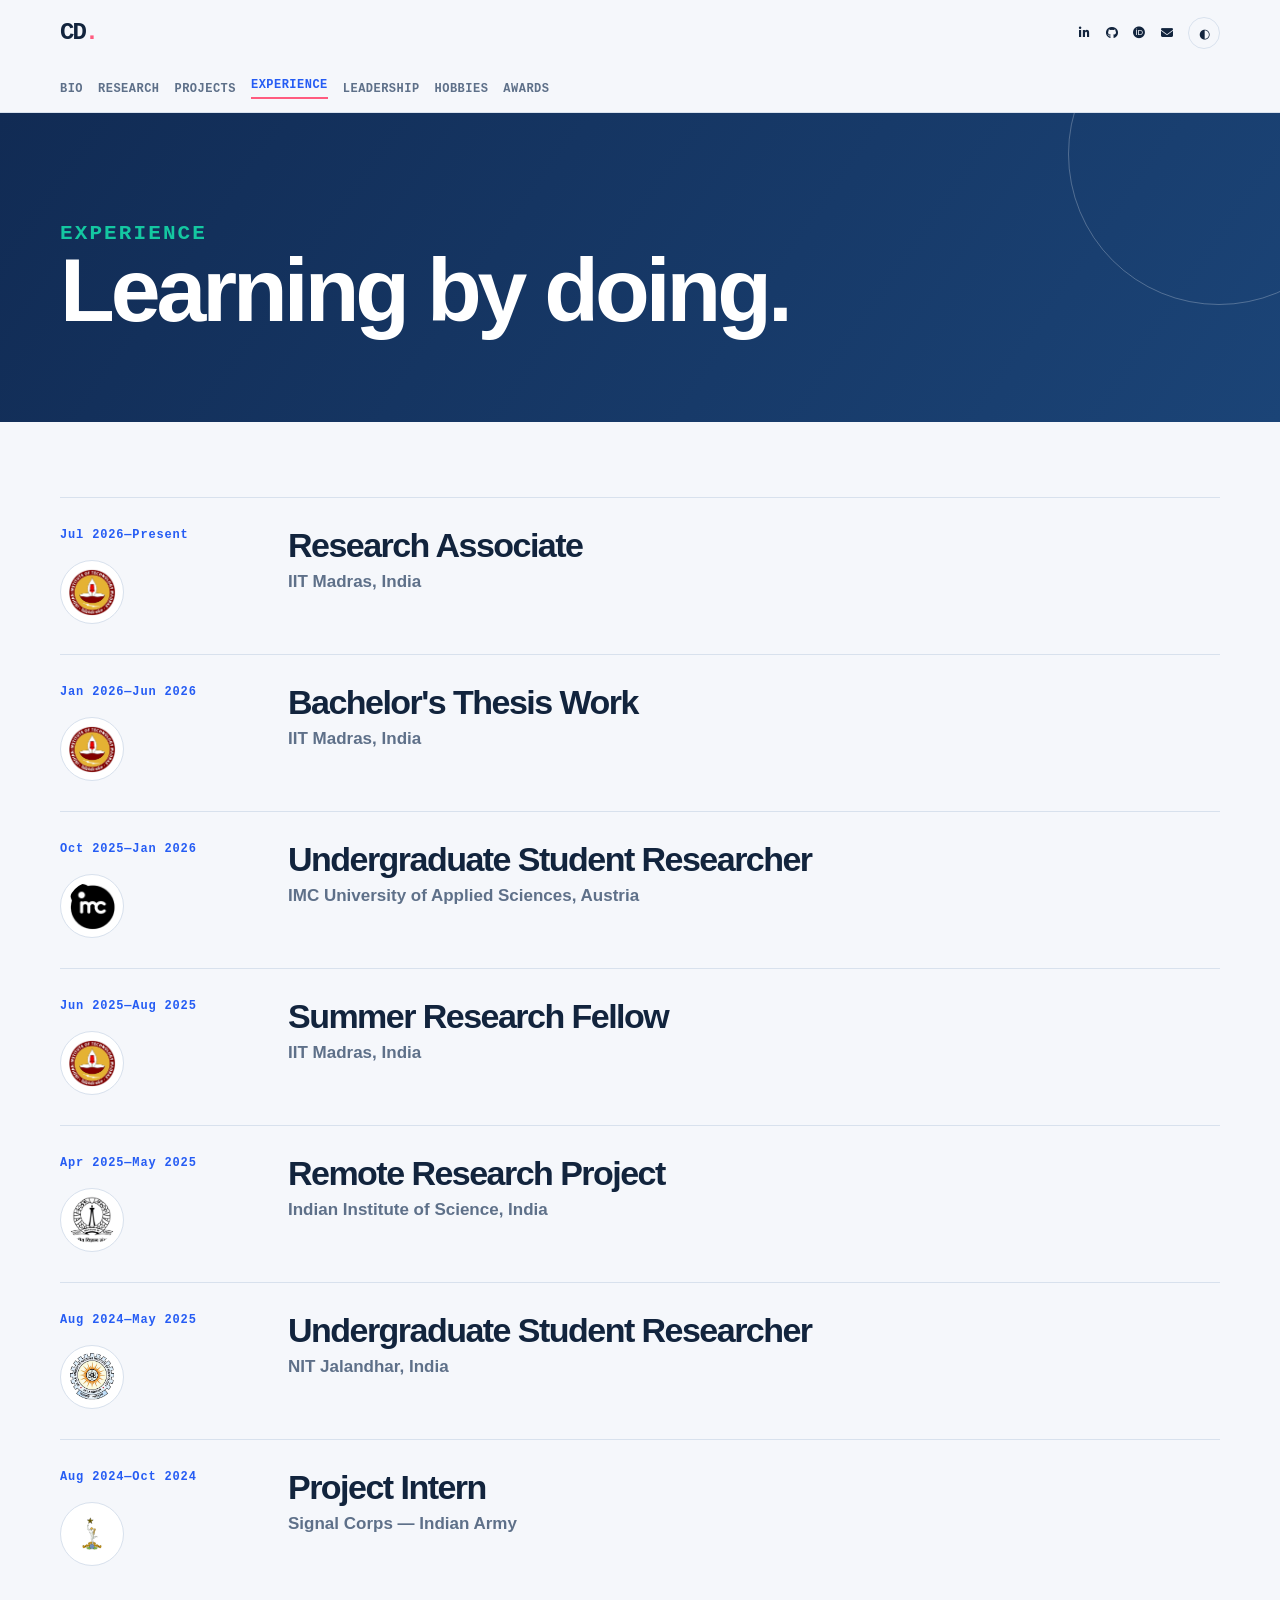
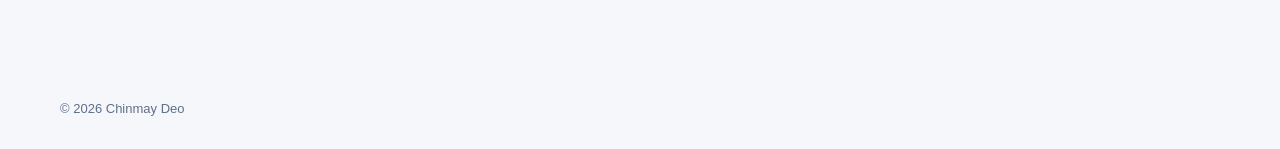
<file: experience.html>
<!doctype html>
<html lang="en">
  <head>
    <meta charset="utf-8">
    <meta name="viewport" content="width=device-width, initial-scale=1">
    <title>Experience | Chinmay Deo</title>

    <link rel="stylesheet" href="styles.css">
    <link rel="icon" type="image/png" href="images/favicon.png">
    <link
    rel="stylesheet"
    href="https://cdnjs.cloudflare.com/ajax/libs/font-awesome/6.5.2/css/all.min.css"
>
  </head>

  <body>
    <header class="top">
      <div class="wrap top-row">
        <a class="brand" href="index.html">CD<i>.</i></a>

        <div class="socials">
<a href="https://www.linkedin.com/in/chinmay-deo-81880b24b/"
   aria-label="LinkedIn"
   target="_blank"
   rel="noopener noreferrer">
    <i class="fa-brands fa-linkedin-in"></i>
</a>

<a href="https://github.com/Chinmay-Deo-2004"
   aria-label="GitHub"
   target="_blank"
   rel="noopener noreferrer">
    <i class="fa-brands fa-github"></i>
</a>

<a href="https://orcid.org/0009-0005-6938-9688"
   aria-label="ORCID"
   target="_blank"
   rel="noopener noreferrer">
    <i class="fa-brands fa-orcid"></i>
</a>

<a href="mailto:chinmay.deo@telwise-research.com"
   aria-label="Email">
    <i class="fa-solid fa-envelope"></i>
</a>

          <button
            class="theme"
            data-theme-toggle
            aria-label="Toggle colour theme"
          >
            ◐
          </button>
        </div>
      </div>

      <nav class="wrap nav">
        <a href="index.html">Bio</a>
        <a href="research.html">Research</a>
        <a href="projects.html">Projects</a>
        <a aria-current="page" href="experience.html">Experience</a>
        <a href="leadership.html">Leadership</a>
        <a href="hobbies.html">Hobbies</a>
        <a href="awards.html">Awards</a>
      </nav>
    </header>

    <main>
      <section class="page-hero">
        <p class="eyebrow">Experience</p>
        <h1>Learning by doing.</h1>
      </section>

      <section class="wrap timeline">

        <!-- IIT Madras — Research Associate -->
        <article class="reveal">
          <div class="experience-date">
            <time>Jul 2026—Present</time>

            <img
              class="experience-logo"
              src="images/logos/iitm_logo.png"
              alt="IIT Madras logo"
            >
          </div>

          <div>
            <h2>Research Associate</h2>
            <p class="experience-org">IIT Madras, India</p>
          </div>
        </article>


        <!-- IIT Kanpur — Bachelor's Thesis -->
        <article class="reveal">
          <div class="experience-date">
            <time>Jan 2026—Jun 2026</time>

            <img
              class="experience-logo"
              src="images/logos/iitm_logo.png"
              alt="IIT Madras logo"
            >
          </div>

          <div>
            <h2>Bachelor's Thesis Work</h2>
            <p class="experience-org">IIT Madras, India</p>
          </div>
        </article>


        <!-- IMC University -->
        <article class="reveal">
          <div class="experience-date">
            <time>Oct 2025—Jan 2026</time>

            <img
              class="experience-logo"
              src="images/logos/IMC_uni_logo.png"
              alt="IMC University of Applied Sciences logo"
            >
          </div>

          <div>
            <h2>Undergraduate Student Researcher</h2>
            <p class="experience-org">
              IMC University of Applied Sciences, Austria
            </p>
          </div>
        </article>


        <!-- IIT Madras — Summer Research Fellow -->
        <article class="reveal">
          <div class="experience-date">
            <time>Jun 2025—Aug 2025</time>

            <img
              class="experience-logo"
              src="images/logos/iitm_logo.png"
              alt="IIT Madras logo"
            >
          </div>

          <div>
            <h2>Summer Research Fellow</h2>
            <p class="experience-org">IIT Madras, India</p>
          </div>
        </article>


        <!-- IISc — Remote Research -->
        <article class="reveal">
          <div class="experience-date">
            <time>Apr 2025—May 2025</time>

            <img
              class="experience-logo"
              src="images/logos/IISc_logo.png"
              alt="Indian Institute of Science logo"
            >
          </div>

          <div>
            <h2>Remote Research Project</h2>
            <p class="experience-org">
              Indian Institute of Science, India
            </p>
          </div>
        </article>


        <!-- NIT Jalandhar -->
        <article class="reveal">
          <div class="experience-date">
            <time>Aug 2024—May 2025</time>

            <img
              class="experience-logo"
              src="images/logos/nitj_logo.png"
              alt="NIT Jalandhar logo"
            >
          </div>

          <div>
            <h2>Undergraduate Student Researcher</h2>
            <p class="experience-org">
              NIT Jalandhar, India
            </p>
          </div>
        </article>


        <!-- Indian Army — Signal Corps -->
        <article class="reveal">
          <div class="experience-date">
            <time>Aug 2024—Oct 2024</time>

            <img
              class="experience-logo"
              src="images/logos/Logo_of_Indian_Corps_of_Signals.png"
              alt="Indian Army logo"
            >
          </div>

          <div>
            <h2>Project Intern</h2>
            <p class="experience-org">
              Signal Corps — Indian Army
            </p>
          </div>
        </article>

      </section>
    </main>

    <footer class="wrap footer">
      © <span data-year></span> Chinmay Deo
    </footer>

    <script src="script.js"></script>
  </body>
</html>
</file>
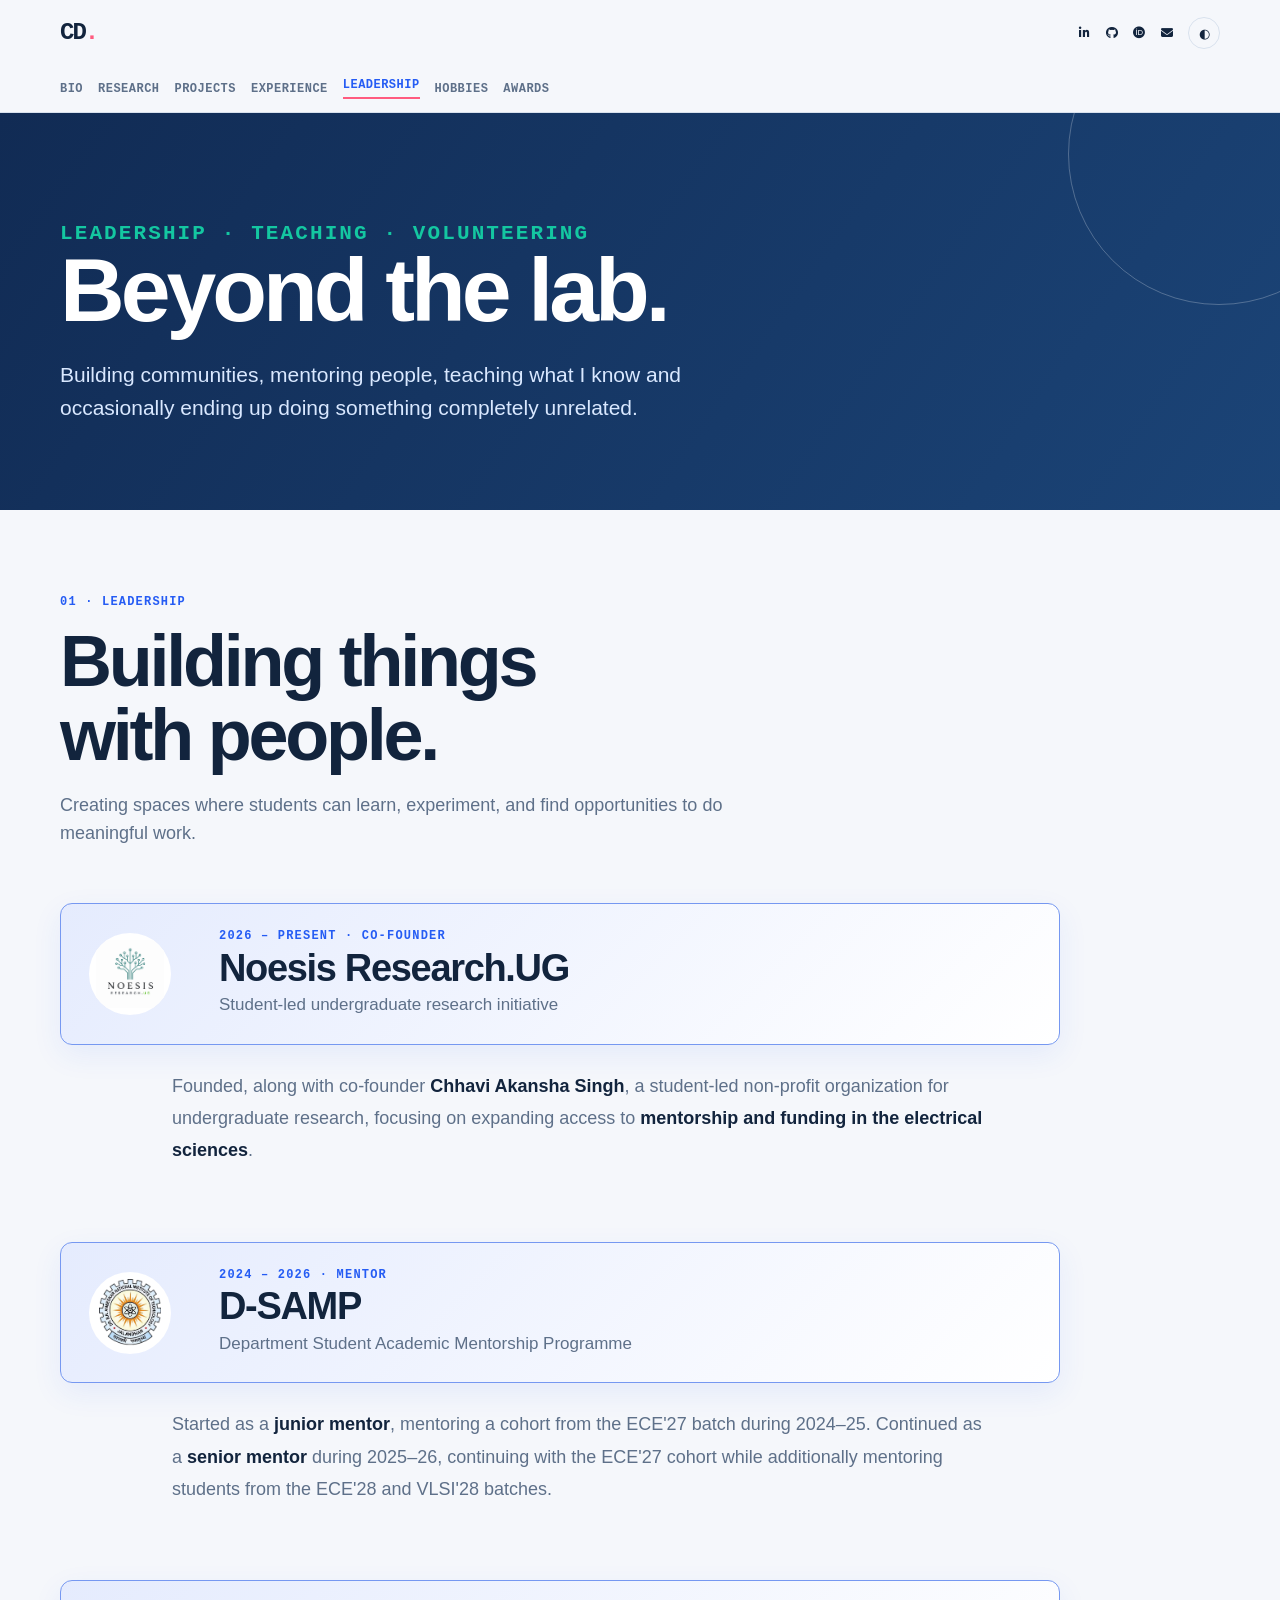
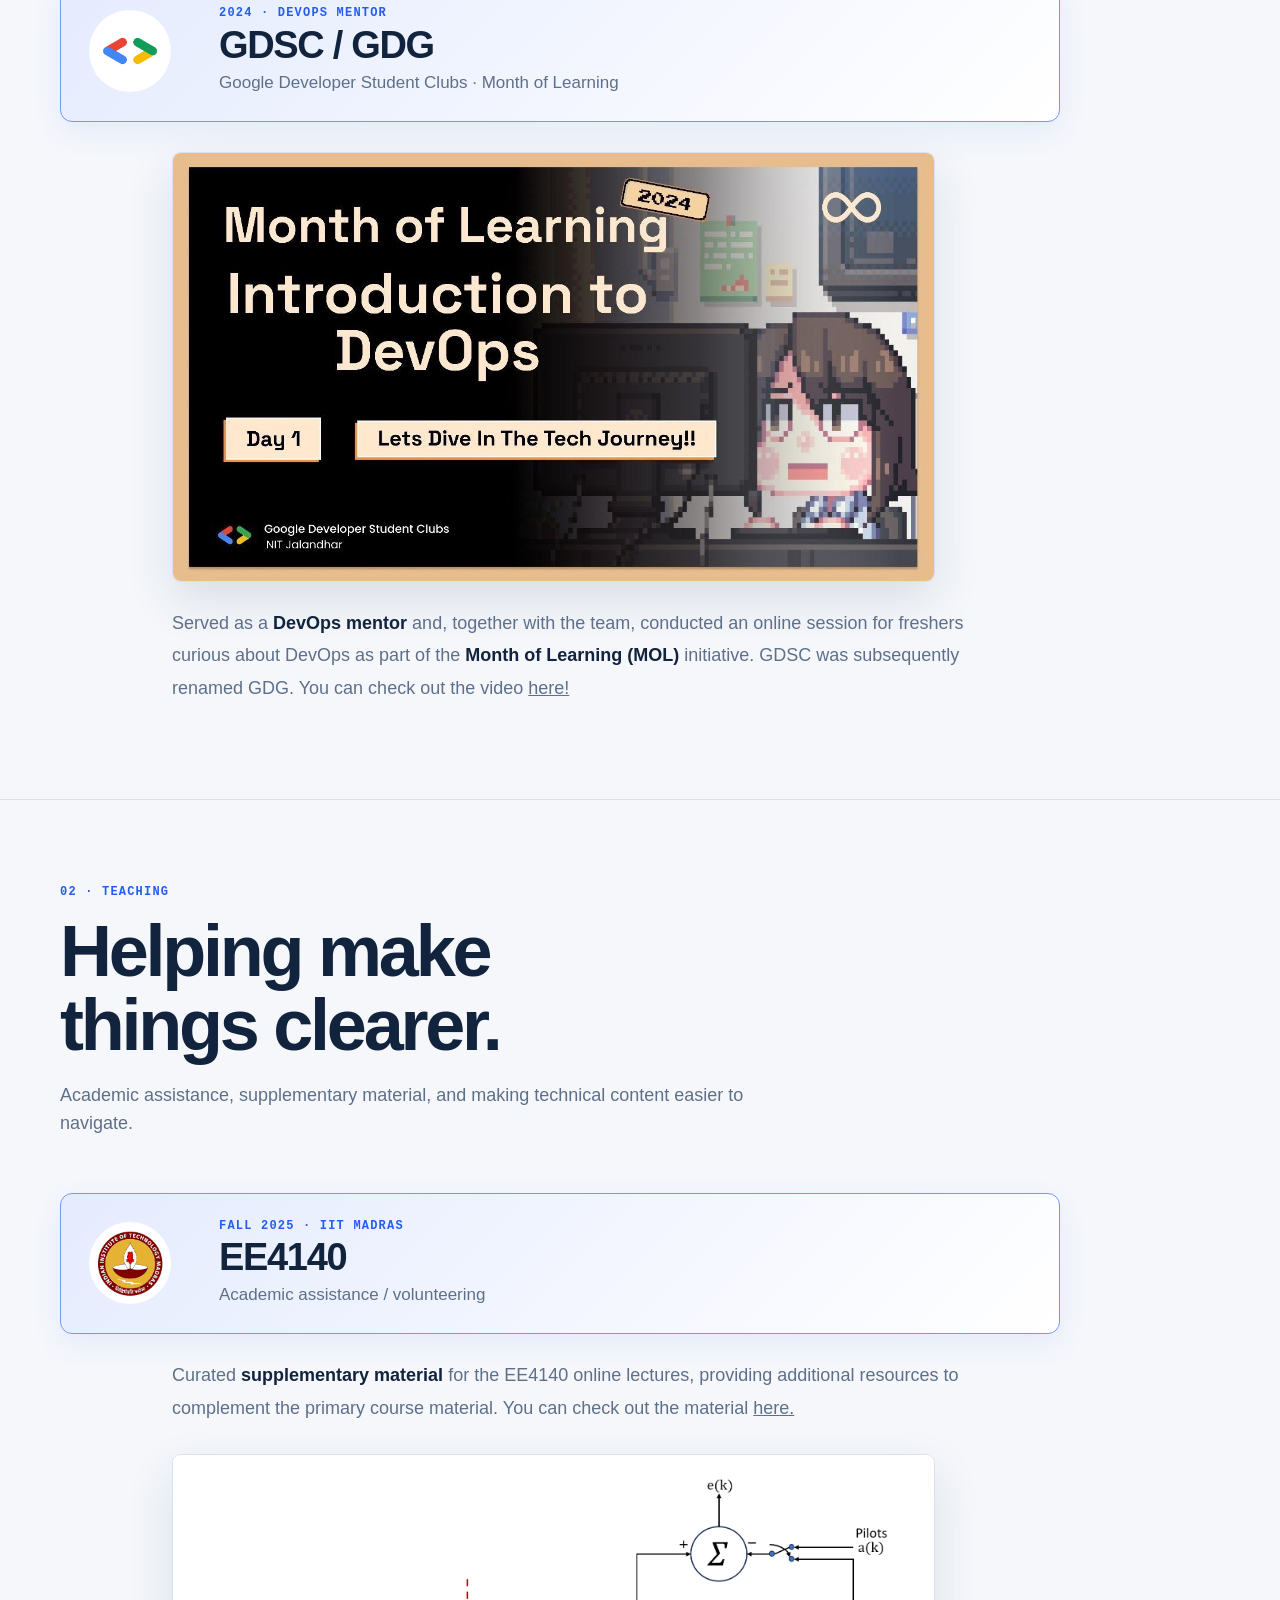
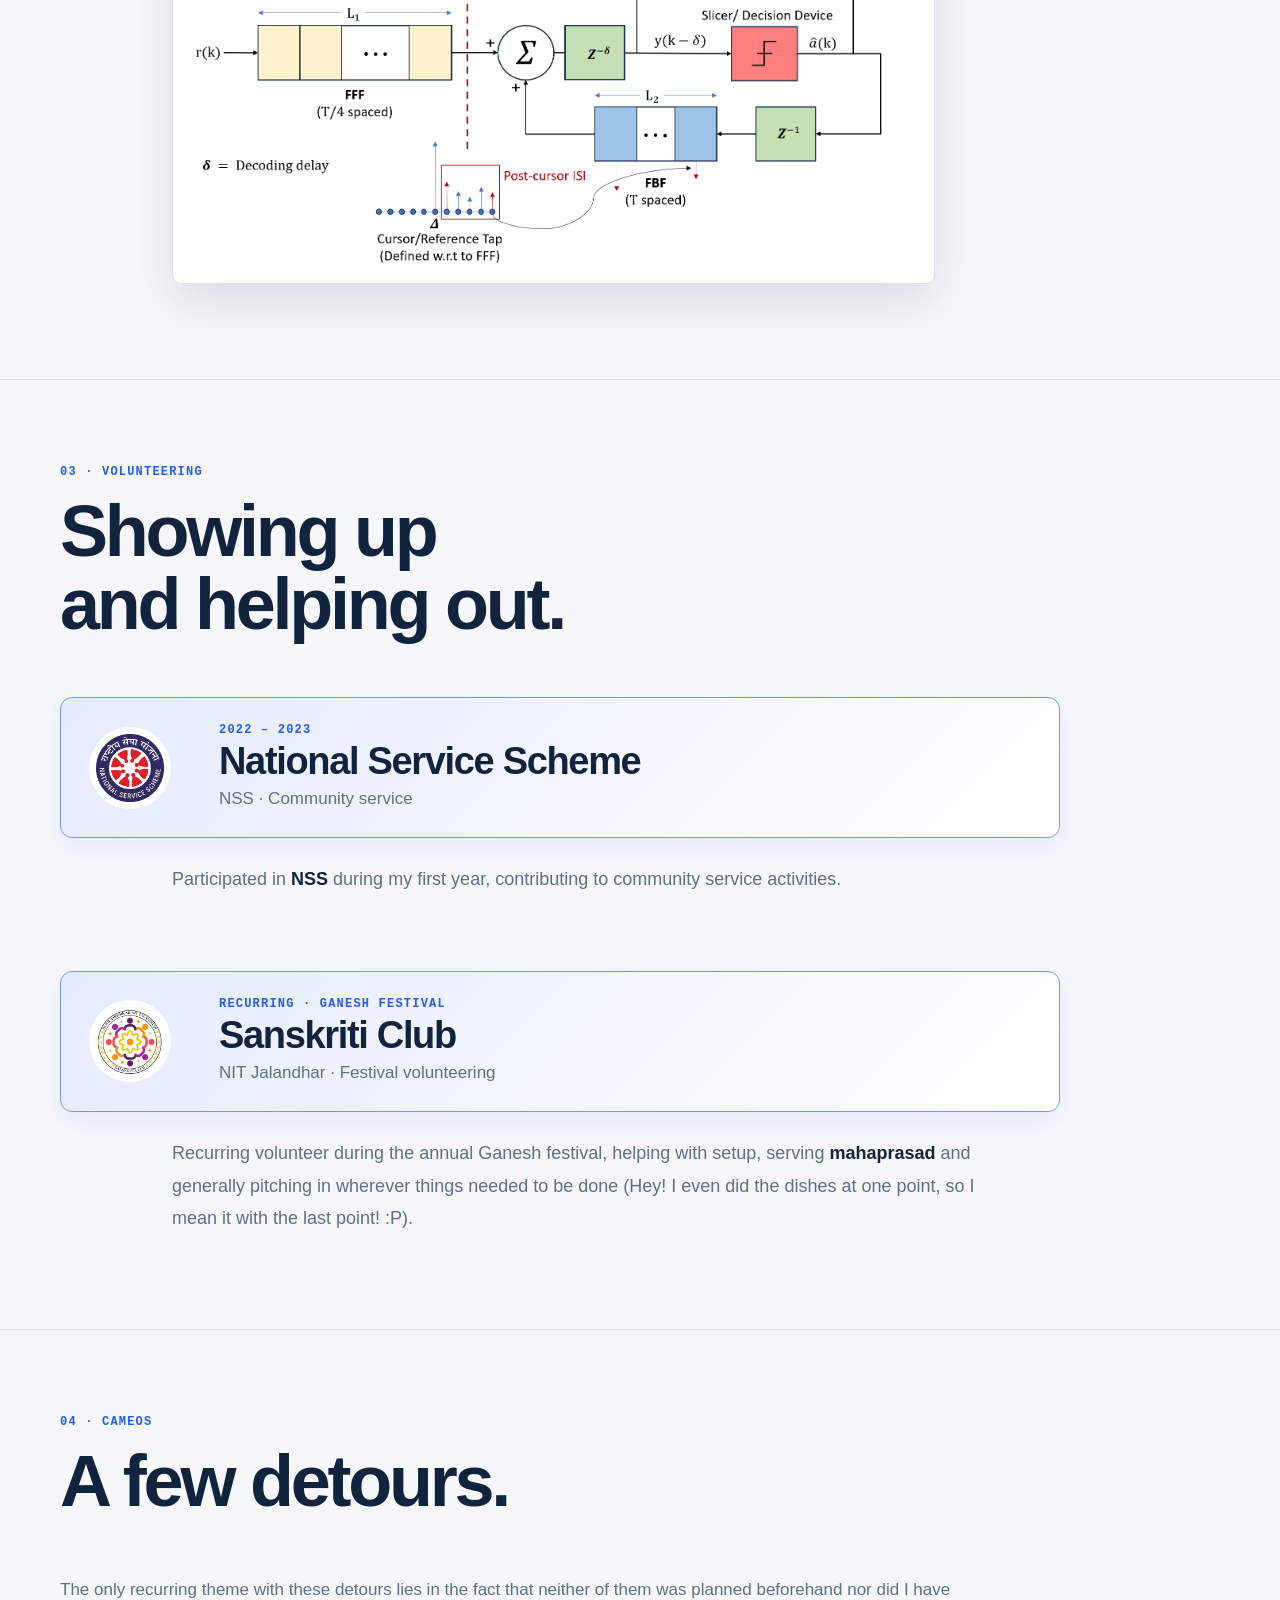
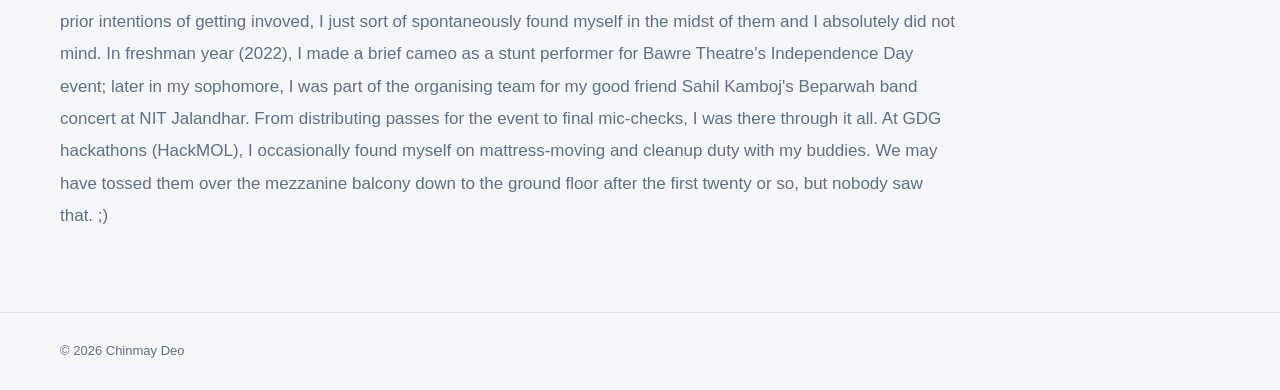
<file: leadership.html>
<!doctype html>
<html lang="en">
<head>
    <meta charset="utf-8">
    <meta name="viewport" content="width=device-width,initial-scale=1">

    <title>Leadership & Community | Chinmay Deo</title>

    <link rel="stylesheet" href="styles.css">
    <link
    rel="stylesheet"
    href="https://cdnjs.cloudflare.com/ajax/libs/font-awesome/6.5.2/css/all.min.css">
    <link rel="icon" type="image/png" href="images/favicon.png">
</head>


<body>

<header class="top">

    <div class="wrap top-row">

        <a class="brand" href="index.html">
            CD<i>.</i>
        </a>

        <div class="socials">

<a href="https://www.linkedin.com/in/chinmay-deo-81880b24b/"
   aria-label="LinkedIn"
   target="_blank"
   rel="noopener noreferrer">
    <i class="fa-brands fa-linkedin-in"></i>
</a>

<a href="https://github.com/Chinmay-Deo-2004"
   aria-label="GitHub"
   target="_blank"
   rel="noopener noreferrer">
    <i class="fa-brands fa-github"></i>
</a>

<a href="https://orcid.org/0009-0005-6938-9688"
   aria-label="ORCID"
   target="_blank"
   rel="noopener noreferrer">
    <i class="fa-brands fa-orcid"></i>
</a>

<a href="mailto:chinmay.deo@telwise-research.com"
   aria-label="Email">
    <i class="fa-solid fa-envelope"></i>
</a>

            <button
                class="theme"
                data-theme-toggle
                aria-label="Toggle colour theme">
                ◐
            </button>

        </div>

    </div>


    <nav class="wrap nav">

        <a href="index.html">Bio</a>
        <a href="research.html">Research</a>
        <a href="projects.html">Projects</a>
        <a href="experience.html">Experience</a>

        <a
            aria-current="page"
            href="leadership.html">
            Leadership
        </a>

        <a href="hobbies.html">Hobbies</a>
        <a href="awards.html">Awards</a>

    </nav>

</header>


<main>


    <!-- =========================================
         HERO
    ========================================== -->

    <section class="page-hero">

        <p class="eyebrow">
            Leadership · Teaching · Volunteering
        </p>

        <h1>
            Beyond the lab.
        </h1>

        <p>
            Building communities, mentoring people, teaching what I know 
            and occasionally ending up doing something completely unrelated.
        </p>

    </section>


    <section class="activity-section">

        <div class="wrap">

            <div class="activity-heading reveal">

                <p class="eyebrow">
                    01 · Leadership
                </p>

                <h2>
                    Building things<br>
                    with people.
                </h2>

                <p>
                    Creating spaces where students can learn, experiment,
                    and find opportunities to do meaningful work.
                </p>

            </div>


            <div class="activity-list">


                <!-- NOESIS -->

                <article class="activity-item reveal">

                    <div class="activity-header">

                        <div class="activity-logo">

                            <img
                                src="images/logos/Noesis_Research.UG_concept_art_logo.png"
                                alt="Noesis Research logo">

                        </div>

                        <div>

                            <p class="activity-meta">
                                2026 – Present · Co-founder
                            </p>

                            <h3>
                                Noesis Research.UG
                            </h3>

                            <p class="activity-subtitle">
                                Student-led undergraduate research initiative
                            </p>

                        </div>

                    </div>


                    <p class="activity-description">

                        Founded, along with co-founder
                        <strong>Chhavi Akansha Singh</strong>, a
                        student-led non-profit organization for undergraduate
                        research, focusing on expanding access to
                        <strong>mentorship and funding in the electrical
                        sciences</strong>.

                    </p>

                </article>


                <!-- D-SAMP -->

                <article class="activity-item reveal">

                    <div class="activity-header">

                        <div class="activity-logo">

                            <img
                                src="images/logos/nitj_logo.png"
                                alt="D-SAMP NIT Jalandhar logo">

                        </div>

                        <div>

                            <p class="activity-meta">
                                2024 – 2026 · Mentor
                            </p>

                            <h3>
                                D-SAMP
                            </h3>

                            <p class="activity-subtitle">
                                Department Student Academic Mentorship Programme
                            </p>

                        </div>

                    </div>


                    <p class="activity-description">

                        Started as a <strong>junior mentor</strong>, mentoring
                        a cohort from the ECE'27 batch during 2024–25.
                        Continued as a <strong>senior mentor</strong> during
                        2025–26, continuing with the ECE'27 cohort while
                        additionally mentoring students from the ECE'28 and
                        VLSI'28 batches.

                    </p>

                </article>


                <!-- GDSC -->

                <article class="activity-item reveal">

                    <div class="activity-header">

                        <div class="activity-logo">

                            <img
                                src="images/logos/GDSC_logo.png"
                                alt="Google Developer Student Clubs logo">

                        </div>

                        <div>

                            <p class="activity-meta">
                                2024 · DevOps Mentor
                            </p>

                            <h3>
                                GDSC / GDG
                            </h3>

                            <p class="activity-subtitle">
                                Google Developer Student Clubs · Month of Learning
                            </p>

                        </div>

                    </div>

                                        <div class="activity-media single">

                        <img
                            src="images/MOL.jpg"
                            alt="MOL.jpg">

                    </div>


<p class="activity-description">
    Served as a <strong>DevOps mentor</strong> and, together with the team,
    conducted an online session for freshers curious about DevOps as part of
    the <strong>Month of Learning (MOL)</strong> initiative. GDSC was
    subsequently renamed GDG.
    You can check out the video
    <a href="https://www.youtube.com/watch?v=X8xatOIDmB8"
       target="_blank"
       rel="noopener">
        here!
    </a>
</p>

                </article>


            </div>

        </div>

    </section>


    <section class="activity-section">

        <div class="wrap">

            <div class="activity-heading reveal">

                <p class="eyebrow">
                    02 · Teaching
                </p>

                <h2>
                    Helping make<br>
                    things clearer.
                </h2>

                <p>
                    Academic assistance, supplementary material,
                    and making technical content easier to navigate.
                </p>

            </div>


            <div class="activity-list">


                <!-- EE4140 -->

                <article class="activity-item reveal">

                    <div class="activity-header">

                        <div class="activity-logo">

                            <img
                                src="images/logos/iitm_logo.png"
                                alt="IIT Madras logo">

                        </div>

                        <div>

                            <p class="activity-meta">
                                Fall 2025 · IIT Madras
                            </p>

                            <h3>
                                EE4140
                            </h3>

                            <p class="activity-subtitle">
                                Academic assistance / volunteering
                            </p>

                        </div>

                    </div>


                    <p class="activity-description">

                        Curated <strong>supplementary material</strong> for
                        the EE4140 online lectures, providing additional
                        resources to complement the primary course material. You can check out the material 
                            <a href="./volunteering/EE4140.pdf"
                            target="_blank"
                            rel="noopener">
                            here.
                        </a>

                    </p>
                    
                    <div class="activity-media single">

                        <img
                            src="images/DFE.png"
                            alt="EE4140 supplementary teaching material">

                    </div>
                    

                </article>


            </div>

        </div>

    </section>


    <section class="activity-section">

        <div class="wrap">

            <div class="activity-heading reveal">

                <p class="eyebrow">
                    03 · Volunteering
                </p>

                <h2>
                    Showing up<br>
                    and helping out.
                </h2>


            </div>


            <div class="activity-list">


                <!-- NSS -->

                <article class="activity-item reveal">

                    <div class="activity-header">

                        <div class="activity-logo">

                            <img
                                src="images/logos/nss_logo.png"
                                alt="National Service Scheme logo">

                        </div>

                        <div>

                            <p class="activity-meta">
                                2022 – 2023
                            </p>

                            <h3>
                                National Service Scheme
                            </h3>

                            <p class="activity-subtitle">
                                NSS · Community service
                            </p>

                        </div>

                    </div>


                    <p class="activity-description">

                        Participated in <strong>NSS</strong> during my first
                        year, contributing to community service activities.

                    </p>

                </article>


                <!-- SANSKRITI -->

                <article class="activity-item reveal">

                    <div class="activity-header">

                        <div class="activity-logo">

                            <img
                                src="images/logos/sanskriti_logo.png"
                                alt="Sanskriti Club NIT Jalandhar logo">

                        </div>

                        <div>

                            <p class="activity-meta">
                                Recurring · Ganesh Festival
                            </p>

                            <h3>
                                Sanskriti Club
                            </h3>

                            <p class="activity-subtitle">
                                NIT Jalandhar · Festival volunteering
                            </p>

                        </div>

                    </div>


                    <p class="activity-description">

                        Recurring volunteer during the annual Ganesh festival,
                        helping with setup, serving <strong>mahaprasad</strong>
                        and generally pitching in wherever things needed to
                        be done (Hey! I even did the dishes at one point, so I mean it with the last point! :P).

                    </p>


                    <!-- Optional festival photographs -->

                    <!--
                    <div class="activity-media">

                        <img
                            src="images/sanskriti/festival-1.jpg"
                            alt="Ganesh festival">

                        <img
                            src="images/sanskriti/festival-2.jpg"
                            alt="Ganesh festival">

                    </div>
                    -->

                </article>


            </div>

        </div>

    </section>

    <section class="activity-section cameos">

        <div class="wrap">

            <div class="activity-heading reveal">

                <p class="eyebrow">
                    04 · Cameos
                </p>

                <h2>
                    A few detours.
                </h2>

            </div>


            <p class="cameo-text reveal">

                The only recurring theme with these detours lies in the fact that neither of them was planned beforehand nor did I have prior intentions of getting invoved, I just sort of spontaneously found myself in the midst of them and I absolutely did not mind. In freshman year (2022), I made a brief cameo as a
                stunt performer for Bawre Theatre's
                Independence Day event;
                later in my sophomore, I was part of the organising team for my good friend
                Sahil Kamboj's Beparwah band concert at
                NIT Jalandhar. From distributing passes for the event to final mic-checks, I was there through it all.
                At GDG hackathons (HackMOL), I occasionally
                found myself on mattress-moving and cleanup duty with my buddies. We may have tossed them over the mezzanine balcony down to the ground floor after the first twenty or so, but nobody saw that. ;)

            </p>

        </div>

    </section>


</main>


<footer class="wrap footer">

    © <span data-year></span> Chinmay Deo

</footer>


<script src="script.js"></script>

</body>
</html>
</file>
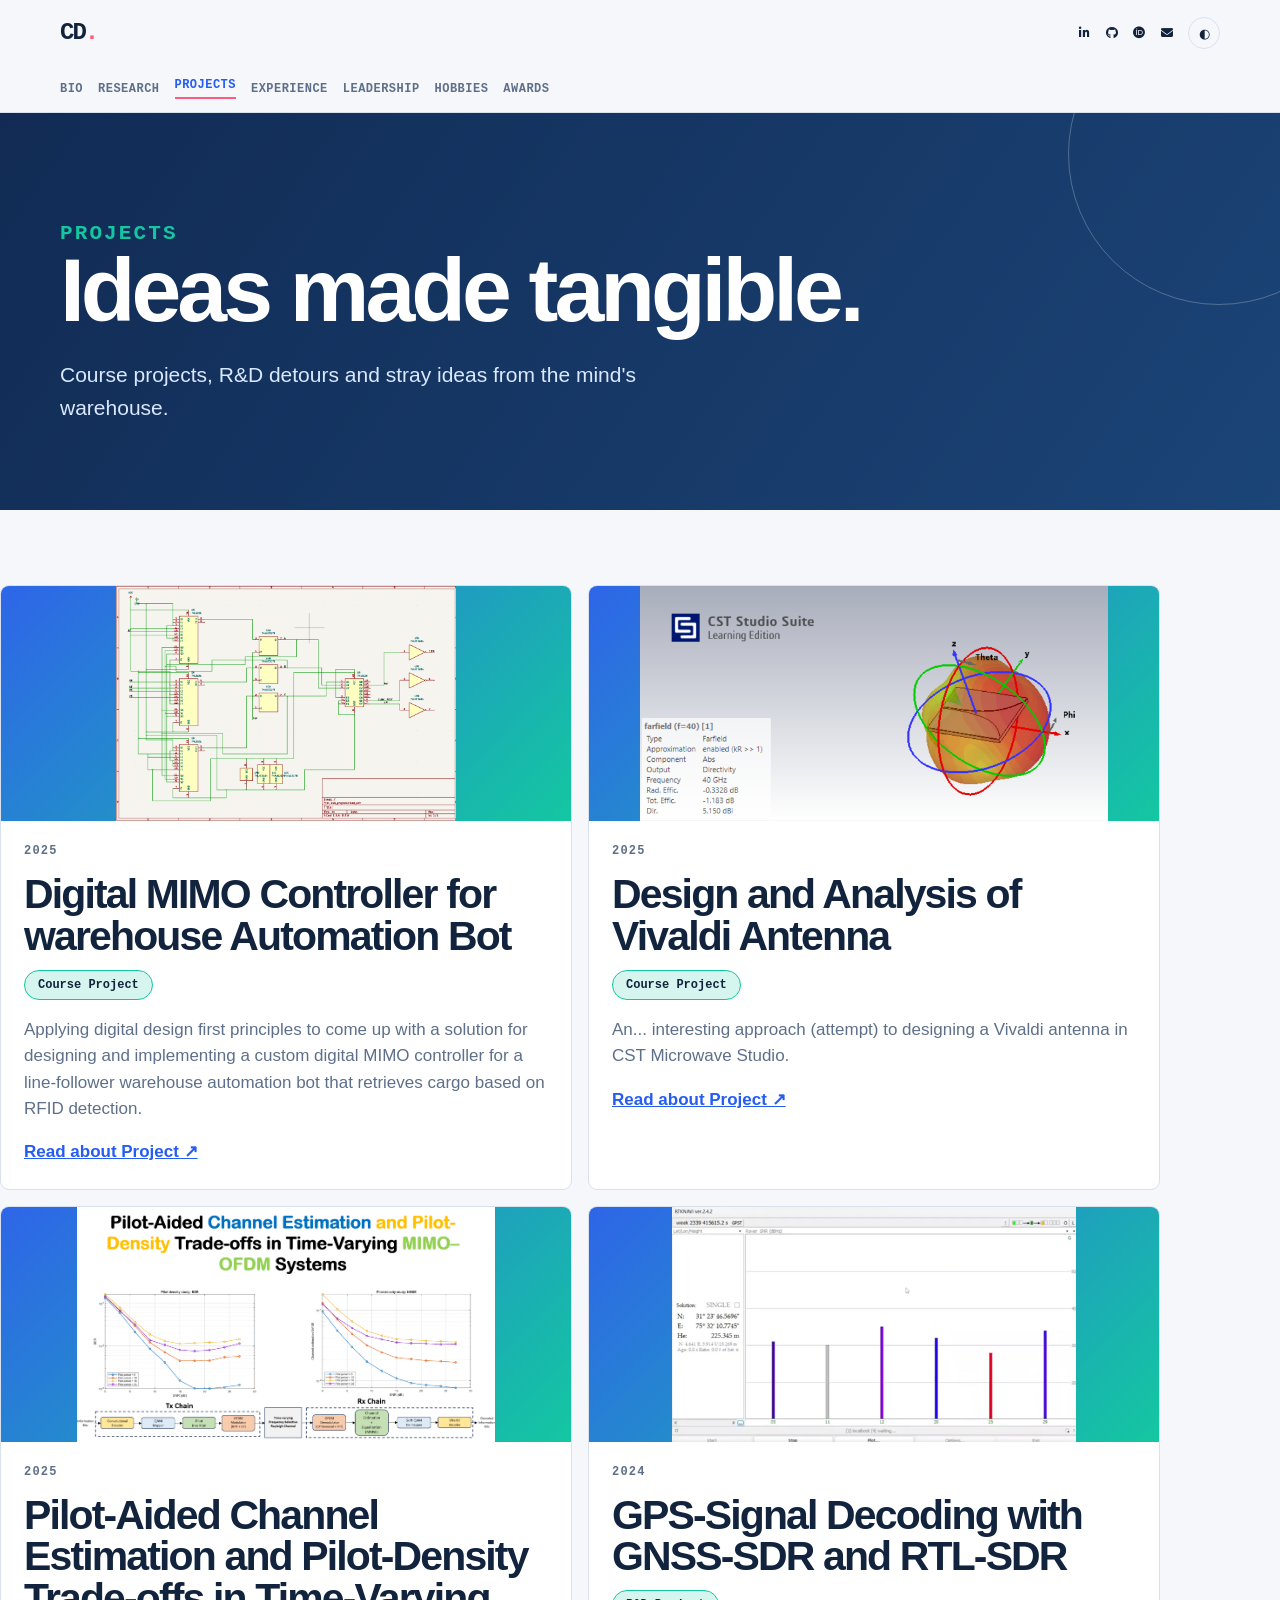
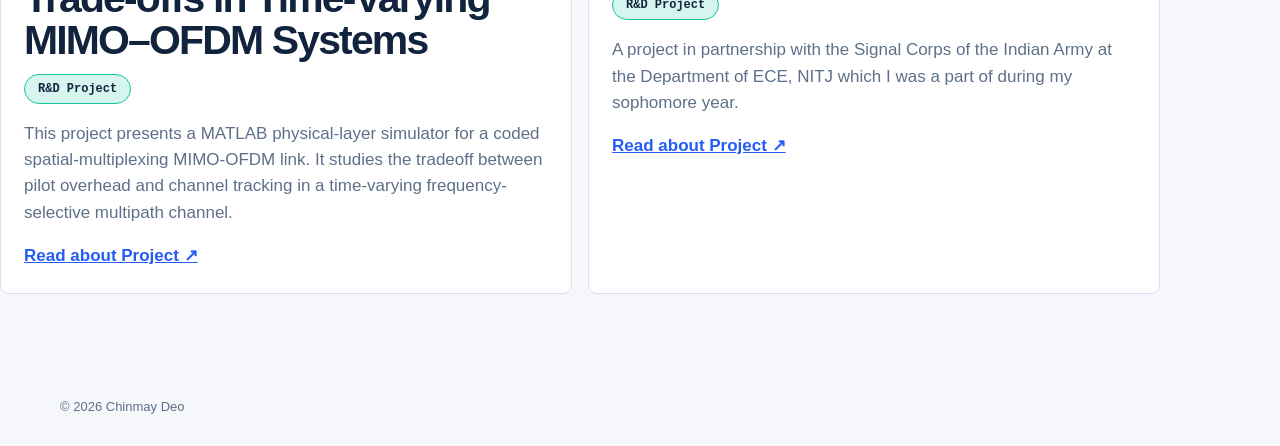
<file: projects.html>
<!doctype html>
<html lang="en">

<head>
    <meta charset="utf-8">
    <meta name="viewport" content="width=device-width, initial-scale=1">

    <title>Projects | Chinmay Deo</title>

    <link rel="stylesheet" href="styles.css">
    <link rel="icon" type="image/png" href="images/favicon.png">
    <link
    rel="stylesheet"
    href="https://cdnjs.cloudflare.com/ajax/libs/font-awesome/6.5.2/css/all.min.css"
>
</head>

<body>

    <!-- Shared site header -->
    <header class="top">
        <div class="wrap top-row">

            <a class="brand" href="index.html">CD<i>.</i></a>

            <div class="socials">
<a href="https://www.linkedin.com/in/chinmay-deo-81880b24b/"
   aria-label="LinkedIn"
   target="_blank"
   rel="noopener noreferrer">
    <i class="fa-brands fa-linkedin-in"></i>
</a>

<a href="https://github.com/Chinmay-Deo-2004"
   aria-label="GitHub"
   target="_blank"
   rel="noopener noreferrer">
    <i class="fa-brands fa-github"></i>
</a>

<a href="https://orcid.org/0009-0005-6938-9688"
   aria-label="ORCID"
   target="_blank"
   rel="noopener noreferrer">
    <i class="fa-brands fa-orcid"></i>
</a>

<a href="mailto:chinmay.deo@telwise-research.com"
   aria-label="Email">
    <i class="fa-solid fa-envelope"></i>
</a>

                <button
                    class="theme"
                    data-theme-toggle
                    aria-label="Toggle colour theme"
                >
                    ◐
                </button>
            </div>

        </div>

        <nav class="wrap nav">
            <a href="index.html">Bio</a>
            <a href="research.html">Research</a>
            <a aria-current="page" href="projects.html">Projects</a>
            <a href="experience.html">Experience</a>
            <a href="leadership.html">Leadership</a>
            <a href="hobbies.html">Hobbies</a>
            <a href="awards.html">Awards</a>
        </nav>
    </header>

    <main>

        <!-- Page introduction -->
        <section class="page-hero">
            <p class="eyebrow">Projects</p>

            <h1>Ideas made tangible.</h1>

            <p>
                Course projects, R&D detours and stray ideas from the mind's warehouse.
            </p>
        </section>

        <!-- Project cards -->
        <section class="wrap card-grid">

            <!-- Project 1 -->
            <article class="card reveal">

                <a class="research-cover" href="#">
                    <img
                        src="images/MIMO_Controller_schematic.png"
                        data-fallback="images/placeholder.svg"
                        alt="Project cover"
                    >
                </a>

                <div class="card-body">

                    <p class="eyebrow">2025 </p>

                    <h2>Digital MIMO Controller for warehouse Automation Bot</h2>

                    <span class="status-badge">
                        Course Project
                    </span>

                    <p>
                        Applying digital design first principles to come up with a solution for designing and implementing a custom digital MIMO controller for a line-follower warehouse automation bot that retrieves cargo based on RFID detection.
                    </p>

                    <a href="./projects/MIMOControllerProject.html">Read about Project ↗</a>

                </div>
            </article>

            <!-- Project 2 -->
            <article class="card reveal">

                <a class="research-cover" href="#">
                    <img
                        src="images/Radn_pattn_3d.png"
                        data-fallback="images/placeholder.svg"
                        alt="Project cover"
                    >
                </a>

                <div class="card-body">

                    <p class="eyebrow">2025</p>

                    <h2>Design and Analysis of Vivaldi Antenna</h2>

                                        <span class="status-badge">
                        Course Project
                    </span>

                    <p>
                        An... interesting approach (attempt) to designing a Vivaldi antenna in CST Microwave Studio. 
                    </p>

                    <a href="./projects/VivaldiAntennaProject.html">Read about Project ↗</a>

                </div>
            </article>

                                    <article class="card reveal">

                <a class="research-cover" href="#">
                    <img
                        src="images/MIMO_OFDM_Study.png"
                        data-fallback="images/placeholder.svg"
                        alt="Project cover"
                    >
                </a>

                <div class="card-body">

                    <p class="eyebrow">2025</p>

                    <h2>Pilot-Aided Channel Estimation and Pilot-Density Trade-offs in Time-Varying MIMO–OFDM Systems</h2>

                    <span class="status-badge">
                        R&D Project
                    </span>

                    <p>
                        This project presents a MATLAB physical-layer simulator for a coded spatial-multiplexing MIMO-OFDM link. It studies the tradeoff between pilot overhead and channel tracking in a time-varying frequency-selective multipath channel.
                    </p>

                    <a href="./projects/MIMOOFDMStudy.html">Read about Project ↗</a>

                </div>
            </article>

            <!-- Project 3 -->
            <article class="card reveal">

                <a class="research-cover" href="#">
                    <img
                        src="images/gps_decoding.png"
                        data-fallback="images/placeholder.svg"
                        alt="Project cover"
                    >
                </a>

                <div class="card-body">

                    <p class="eyebrow">2024</p>

                    <h2>GPS-Signal Decoding with GNSS-SDR and RTL-SDR</h2>

                    <span class="status-badge">
                        R&D Project
                    </span>

                    <p>
                        A project in partnership with the Signal Corps of the Indian Army at the Department of ECE, NITJ which I was a part of during my sophomore year.
                    </p>

                    <a href="./projects/GNSSProject.html">Read about Project ↗</a>

                </div>
            </article>



        </section>

    </main>

    <!-- Footer -->
    <footer class="wrap footer">
        © <span data-year></span> Chinmay Deo
    </footer>

    <script src="script.js"></script>

</body>
</html>
</file>
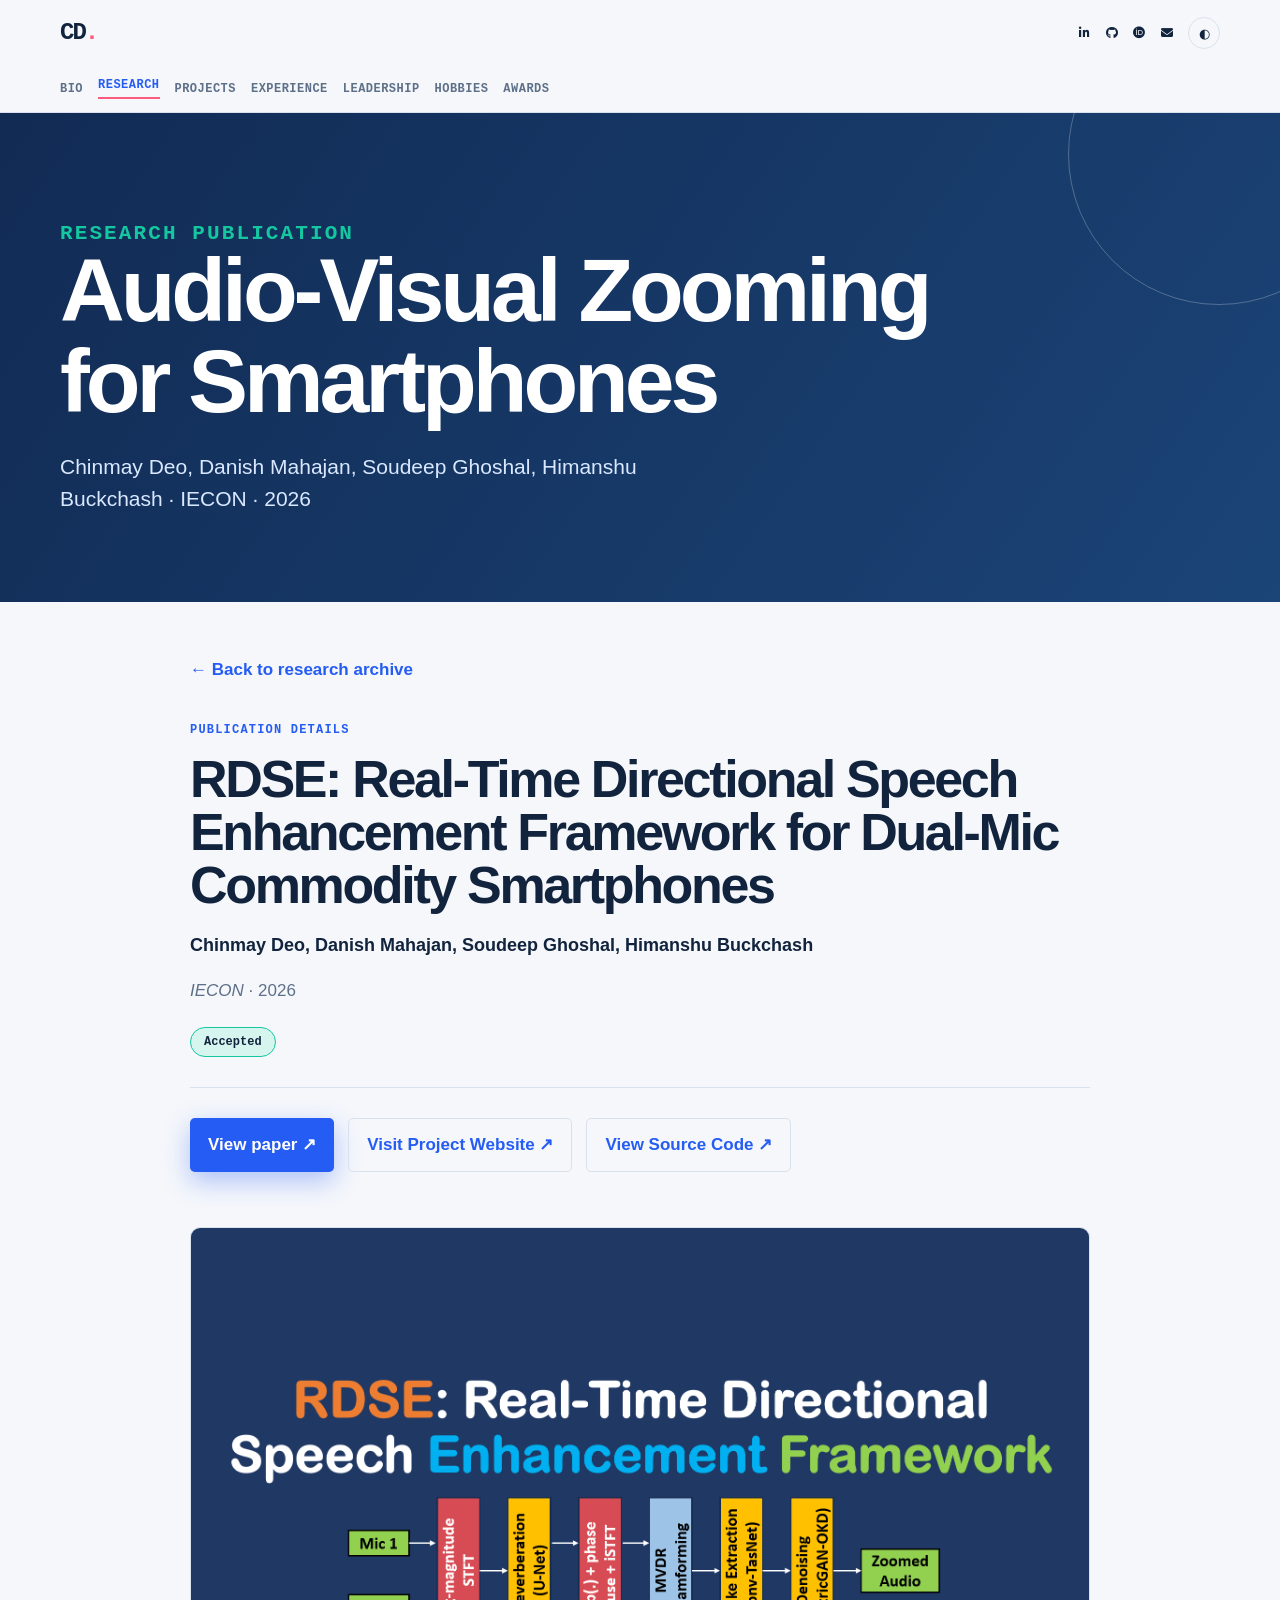
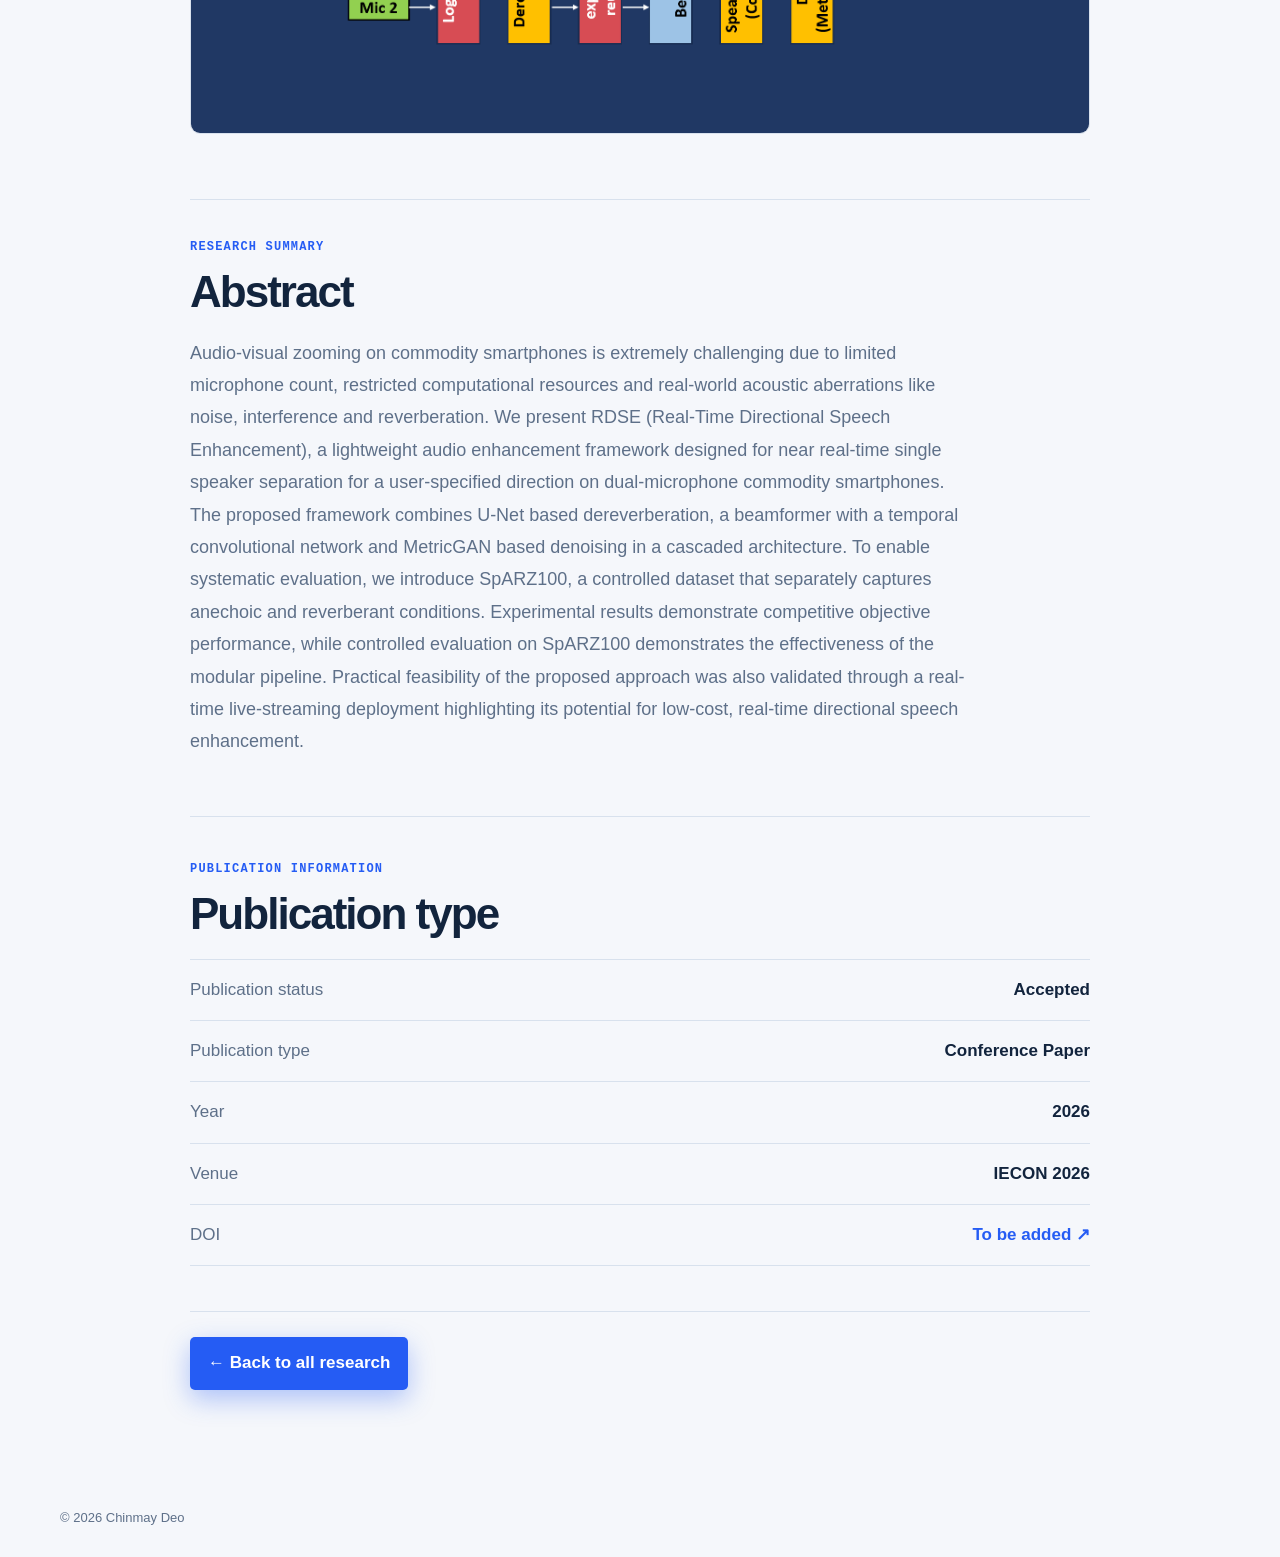
<file: RDSE.html>
<!doctype html>
<html lang="en">

<head>
    <meta charset="utf-8">

    <meta
        name="viewport"
        content="width=device-width, initial-scale=1"
    >

    <title>RDSE | Chinmay Deo</title>

    <link rel="stylesheet" href="styles.css">
    <link rel="icon" type="image/png" href="images/favicon.png">
    <link
    rel="stylesheet"
    href="https://cdnjs.cloudflare.com/ajax/libs/font-awesome/6.5.2/css/all.min.css"
>
</head>

<body>

    <!-- Header -->
    <header class="top">

        <div class="wrap top-row">

            <a class="brand" href="index.html">
                CD<i>.</i>
            </a>

            <div class="socials">
<a href="https://www.linkedin.com/in/chinmay-deo-81880b24b/"
   aria-label="LinkedIn"
   target="_blank"
   rel="noopener noreferrer">
    <i class="fa-brands fa-linkedin-in"></i>
</a>

<a href="https://github.com/Chinmay-Deo-2004"
   aria-label="GitHub"
   target="_blank"
   rel="noopener noreferrer">
    <i class="fa-brands fa-github"></i>
</a>

<a href="https://orcid.org/0009-0005-6938-9688"
   aria-label="ORCID"
   target="_blank"
   rel="noopener noreferrer">
    <i class="fa-brands fa-orcid"></i>
</a>

<a href="mailto:chinmay.deo@telwise-research.com"
   aria-label="Email">
    <i class="fa-solid fa-envelope"></i>
</a>

                <button
                    class="theme"
                    data-theme-toggle
                    aria-label="Toggle colour theme"
                >
                    ◐
                </button>
            </div>

        </div>

        <nav class="wrap nav">
            <a href="index.html">Bio</a>
            <a aria-current="page" href="research.html">
                Research
            </a>
            <a href="projects.html">Projects</a>
            <a href="experience.html">Experience</a>
            <a href="leadership.html">Leadership</a>
            <a href="hobbies.html">Hobbies</a>
            <a href="awards.html">Awards</a>
        </nav>

    </header>


    <!-- Main publication content -->
    <main>

        <!-- Publication heading -->
        <section class="page-hero">

            <p class="eyebrow">
                Research publication
            </p>

            <h1>
                Audio-Visual Zooming for Smartphones
            </h1>

            <p>
                Chinmay Deo, Danish Mahajan, Soudeep Ghoshal, Himanshu Buckchash ·
                IECON · 2026
            </p>

        </section>


        <!-- Publication details -->
        <section class="wrap publication-page">

            <!-- Back navigation -->
            <a
                class="publication-back"
                href="research.html"
            >
                ← Back to research archive
            </a>


            <!-- Paper information -->
            <div class="publication-meta">

                <p class="eyebrow">
                    Publication details
                </p>

                <h2>
                    RDSE: Real-Time Directional Speech Enhancement Framework for Dual-Mic Commodity Smartphones
                </h2>

                <p class="publication-authors">
                    Chinmay Deo, Danish Mahajan, Soudeep Ghoshal, Himanshu Buckchash
                </p>

                <p class="publication-venue">
                    <em>IECON</em>
                    · 2026
                </p>

                <div class="publication-status">
                    <span class="status-badge">
                        Accepted
                    </span>
                </div>
                

            </div>


            <!-- Paper and code links -->
            <div class="publication-actions">

                <a
                    class="cta"
                    href="https://arxiv.org/abs/2610.12476"
                    target="_blank"
                    rel="noopener noreferrer"
                >
                    View paper ↗
                </a>

                 <a
                    class="publication-code"
                    href="https://danish-research.github.io/rdse-research.github.io/"
                    target="_blank"
                    rel="noopener noreferrer"
                >
                    Visit Project Website ↗
                </a>

                <a
                    class="publication-code"
                    href="https://github.com/Chinmay-Deo-2004/RDSE"
                    target="_blank"
                    rel="noopener noreferrer"
                >
                    View Source Code ↗
                </a>

            </div>


            <!-- Publication cover -->
            <section class="publication-cover-section">

                <p class="eyebrow">
                    
                </p>

                <figure class="publication-cover">
                    <img
                        src="images/rdse.png"
                        data-fallback="images/placeholder.svg"
                        alt="Cover image for the research article"
                    >
                </figure>

            </section>


            <!-- Abstract -->
            <section class="publication-abstract">

                <p class="eyebrow">
                    Research summary
                </p>

                <h2>Abstract</h2>

                <p>
                    Audio-visual zooming on commodity smartphones is extremely challenging due to limited microphone count, restricted computational resources and real-world acoustic aberrations like noise, interference and reverberation. We present RDSE (Real-Time Directional Speech Enhancement), a lightweight audio enhancement framework designed for near real-time single speaker separation for a user-specified direction on dual-microphone commodity smartphones. The proposed framework combines U-Net based dereverberation, a beamformer with a temporal convolutional network and MetricGAN based denoising in a cascaded architecture. To enable systematic evaluation, we introduce SpARZ100, a controlled dataset that separately captures anechoic and reverberant conditions. Experimental results demonstrate competitive objective performance, while controlled evaluation on SpARZ100 demonstrates the effectiveness of the modular pipeline. Practical feasibility of the proposed approach was also validated through a real-time live-streaming deployment highlighting its potential for low-cost, real-time directional speech enhancement.
                </p>

            </section>


            <!-- Publication status and metadata -->
            <section class="publication-details">

                <p class="eyebrow">
                    Publication information
                </p>

                <h2>Publication type</h2>

                <div class="publication-detail-list">

                    <div class="publication-detail">
                        <span>Publication status</span>
                        <strong>Accepted</strong>
                    </div>

                    <div class="publication-detail">
                        <span>Publication type</span>
                        <strong>Conference Paper</strong>
                    </div>

                    <div class="publication-detail">
                        <span>Year</span>
                        <strong>2026</strong>
                    </div>

                    <div class="publication-detail">
                        <span>Venue</span>
                        <strong>IECON 2026</strong>
                    </div>

                    <div class="publication-detail">
                        <span>DOI</span>
                        <strong>
                            <a href="#">
                                To be added ↗
                            </a>
                        </strong>
                    </div>

                </div>

            </section>


            <!-- Return to archive -->
            <div class="publication-footer">

                <a href="research.html" class="cta">
                    ← Back to all research
                </a>

            </div>

        </section>

    </main>


    <!-- Footer -->
    <footer class="wrap footer">
        © <span data-year></span> Chinmay Deo
    </footer>

    <script src="script.js"></script>

</body>
</html>
</file>
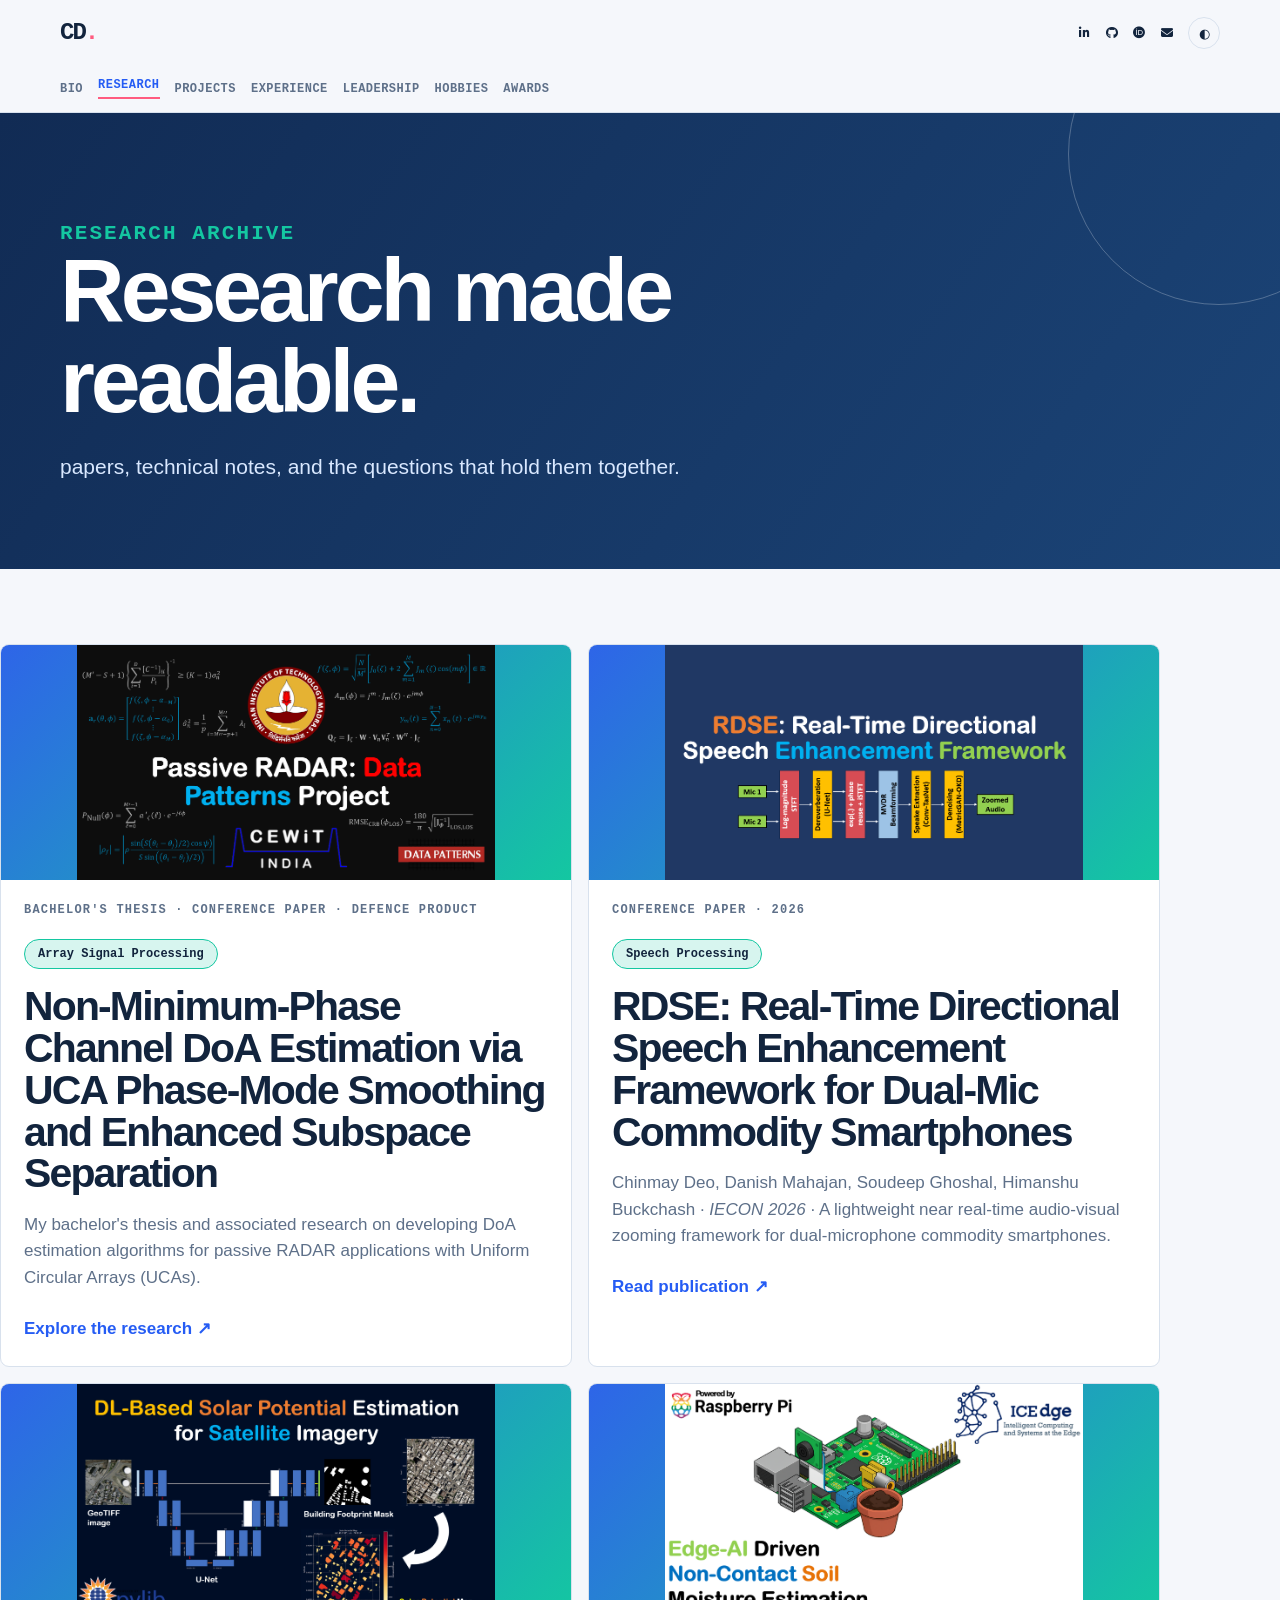
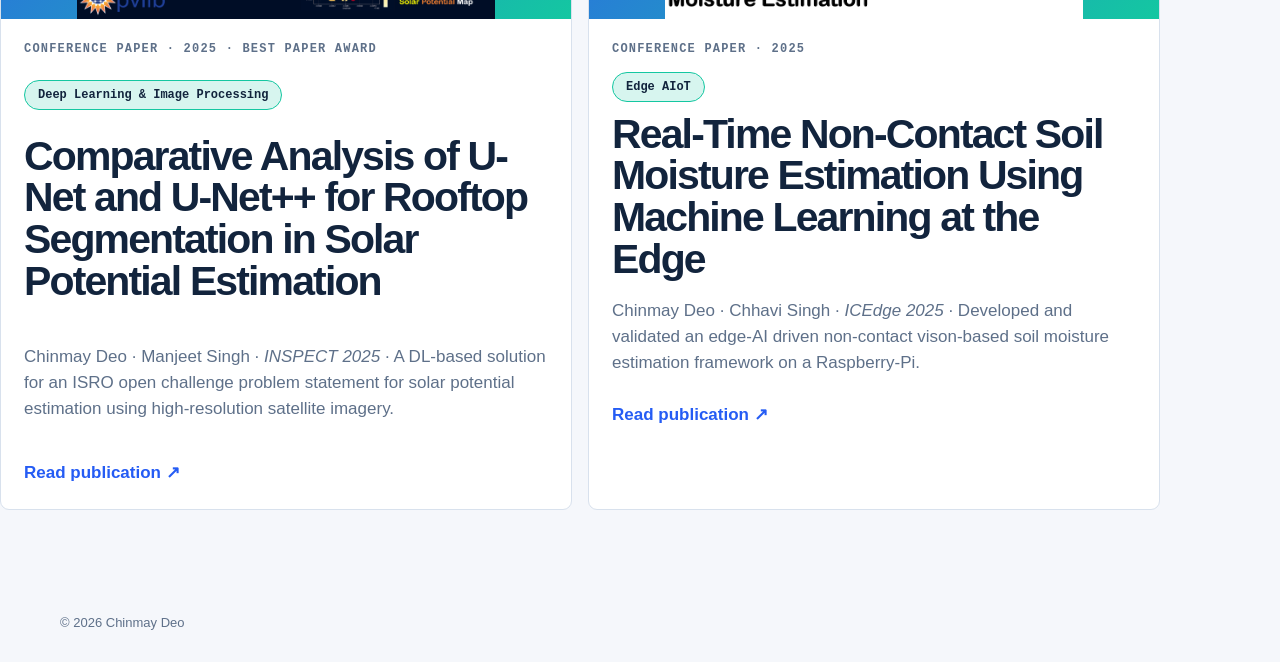
<file: research.html>
<!doctype html>
<html lang="en">
<head>
    <meta charset="utf-8">
    <meta name="viewport" content="width=device-width, initial-scale=1">

    <title>Research | Chinmay Deo</title>

    <link rel="stylesheet" href="styles.css">
    <link rel="icon" type="image/png" href="images/favicon.png">
    <link
    rel="stylesheet"
    href="https://cdnjs.cloudflare.com/ajax/libs/font-awesome/6.5.2/css/all.min.css"
>
</head>

<body>
    <header class="top">
        <div class="wrap top-row">
            <a class="brand" href="index.html">CD<i>.</i></a>

            <div class="socials">
<a href="https://www.linkedin.com/in/chinmay-deo-81880b24b/"
   aria-label="LinkedIn"
   target="_blank"
   rel="noopener noreferrer">
    <i class="fa-brands fa-linkedin-in"></i>
</a>

<a href="https://github.com/Chinmay-Deo-2004"
   aria-label="GitHub"
   target="_blank"
   rel="noopener noreferrer">
    <i class="fa-brands fa-github"></i>
</a>

<a href="https://orcid.org/0009-0005-6938-9688"
   aria-label="ORCID"
   target="_blank"
   rel="noopener noreferrer">
    <i class="fa-brands fa-orcid"></i>
</a>

<a href="mailto:chinmay.deo@telwise-research.com"
   aria-label="Email">
    <i class="fa-solid fa-envelope"></i>
</a>

                <button
                    class="theme"
                    data-theme-toggle
                    aria-label="Toggle colour theme"
                >
                    ◐
                </button>
            </div>
        </div>

        <nav class="wrap nav">
            <a href="index.html">Bio</a>
            <a aria-current="page" href="research.html">Research</a>
            <a href="projects.html">Projects</a>
            <a href="experience.html">Experience</a>
            <a href="leadership.html">Leadership</a>
            <a href="hobbies.html">Hobbies</a>
            <a href="awards.html">Awards</a>
        </nav>
    </header>

    <main>
        <section class="page-hero">
            <p class="eyebrow">Research archive</p>

            <h1>Research made readable.</h1>

            <p>
                papers, technical notes, and the questions
                that hold them together.
            </p>
        </section>

      
<section class="wrap card-grid">

    
<!-- Bachelor's Thesis: Military Research Project -->
<a
    class="research-card-link"
    href="bachelors-thesis.html"
>
    <article class="card reveal">

        <div class="research-cover">
            <img
                src="images/passive_radar.png"
                data-fallback="images/placeholder.svg"
                alt="Bachelor's thesis research project"
            >
        </div>

        <div class="card-body">

            <p class="eyebrow">
                Bachelor's Thesis · Conference Paper · Defence Product
                <div class="publication-status">
                    <span class="status-badge">
                        Array Signal Processing
                    </span>
                </div>
            </p>

            <h2>
                Non-Minimum-Phase Channel DoA Estimation via UCA Phase-Mode Smoothing and Enhanced Subspace Separation
            </h2>

            <p>
                My bachelor's thesis and associated research
                on developing DoA estimation algorithms for passive RADAR
                applications with Uniform Circular Arrays (UCAs).
            </p>

            <span class="research-read-more">
                Explore the research ↗
            </span>

        </div>

    </article>
</a>

    <!-- Article 1 -->
    <a class="research-card-link" href="RDSE.html">
        <article class="card reveal">

            <div class="research-cover">
                <img
                    src="images/rdse.png"
                    data-fallback="images/placeholder.svg"
                    alt="Research publication cover"
                >
            </div>

            <div class="card-body">
                <p class="eyebrow">
                    Conference Paper · 2026
                    <div class="publication-status">
                    <span class="status-badge">
                        Speech Processing
                    </span>
                </div>
                </p>

                <h2>RDSE: Real-Time Directional Speech Enhancement Framework for Dual-Mic Commodity Smartphones</h2>

                <p>
                    Chinmay Deo, Danish Mahajan, Soudeep Ghoshal, Himanshu Buckchash ·
                    <em>IECON 2026</em> · 
                    A lightweight near real-time audio-visual zooming framework for dual-microphone commodity smartphones.
                </p>

                <span class="research-read-more">
                    Read publication ↗
                </span>
            </div>

        </article>
    </a>

    <!-- Article 2 -->
        <a class="research-card-link" href="SolarPot.html">
        <article class="card reveal">

            <div class="research-cover">
                <img
                    src="images/solarpot_cover.png"
                    data-fallback="images/placeholder.svg"
                    alt="Research publication cover"
                >
            </div>

            <div class="card-body">
                <p class="eyebrow">
                    Conference paper · 2025 · Best Paper Award
                    <div class="publication-status">
                    <span class="status-badge">
                        Deep Learning & Image Processing
                    </span>
                </p>

                <h2>Comparative Analysis of U-Net and U-Net++ for Rooftop Segmentation in Solar Potential Estimation</h2>

                <p>
                    Chinmay Deo · Manjeet Singh ·
                    <em>INSPECT 2025</em> ·
                    A DL-based solution for an ISRO open challenge problem statement for solar potential estimation using high-resolution satellite imagery.
                </p>

                <span class="research-read-more">
                    Read publication ↗
                </span>
            </div>

        </article>
    </a>

    <!-- Article 3 -->
    <a class="research-card-link" href="edgeAI.html">
        <article class="card reveal">

            <div class="research-cover">
                <img
                    src="images/soilmoisture_cover.png"
                    data-fallback="images/placeholder.svg"
                    alt="Research publication cover"
                >
            </div>

            <div class="card-body">
                <p class="eyebrow">
                    Conference paper · 2025
                </p>
                    <span class="status-badge">
                        Edge AIoT
                    </span>

                <h2>Real-Time Non-Contact Soil Moisture Estimation Using Machine Learning at the Edge</h2>

                <p>
                    Chinmay Deo · Chhavi Singh · 
                    <em>ICEdge 2025</em> ·
                    Developed and validated an edge-AI driven non-contact vison-based soil moisture estimation framework on a Raspberry-Pi.
                </p>

                <span class="research-read-more">
                    Read publication ↗
                </span>
            </div>

        </article>
    </a>



</section>
    </main>

    <footer class="wrap footer">
        © <span data-year></span> Chinmay Deo
    </footer>

    <script src="script.js"></script>
</body>
</html>
</file>
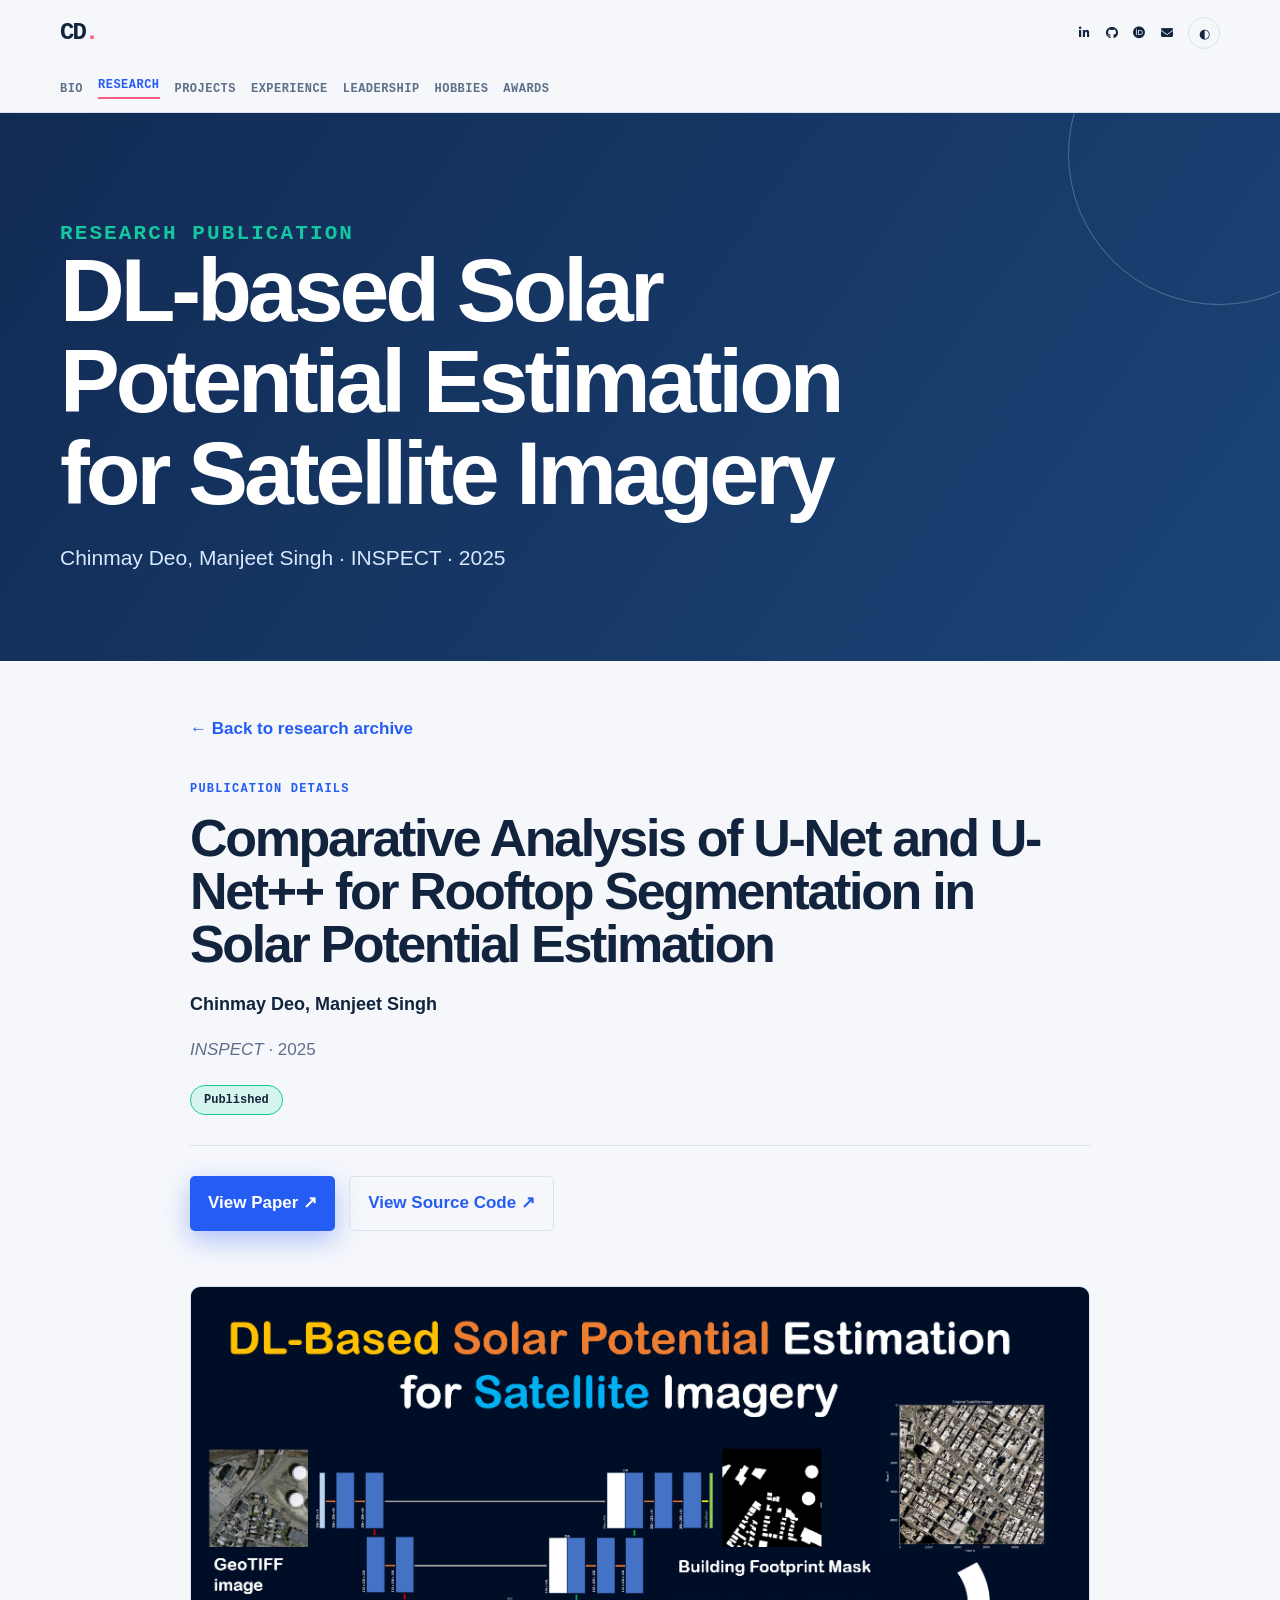
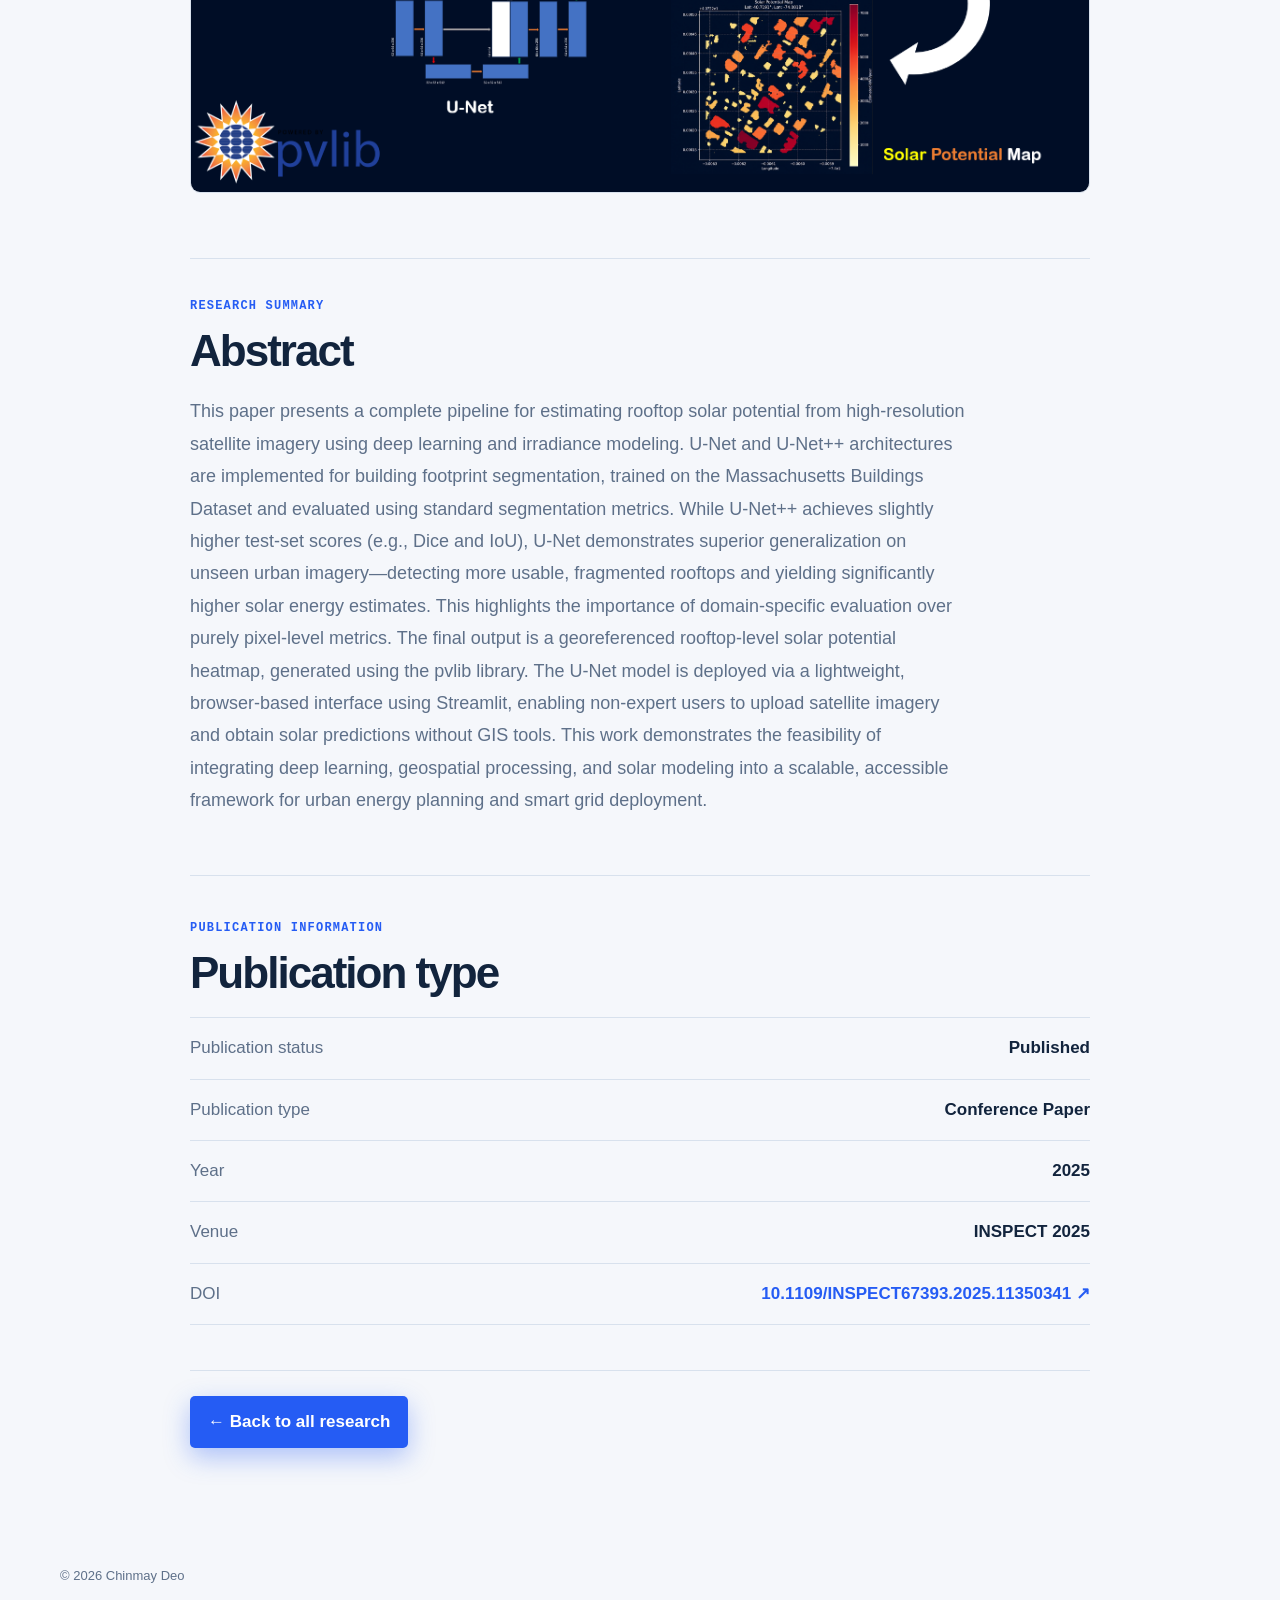
<file: SolarPot.html>
<!doctype html>
<html lang="en">

<head>
    <meta charset="utf-8">

    <meta
        name="viewport"
        content="width=device-width, initial-scale=1"
    >

    <title>DL-based Solar Potential Estimation | Chinmay Deo</title>

    <link rel="stylesheet" href="styles.css">
    <link rel="icon" type="image/png" href="images/favicon.png">
    <link
    rel="stylesheet"
    href="https://cdnjs.cloudflare.com/ajax/libs/font-awesome/6.5.2/css/all.min.css"
>
</head>

<body>

    <!-- Header -->
    <header class="top">

        <div class="wrap top-row">

            <a class="brand" href="index.html">
                CD<i>.</i>
            </a>

            <div class="socials">
<a href="https://www.linkedin.com/in/chinmay-deo-81880b24b/"
   aria-label="LinkedIn"
   target="_blank"
   rel="noopener noreferrer">
    <i class="fa-brands fa-linkedin-in"></i>
</a>

<a href="https://github.com/Chinmay-Deo-2004"
   aria-label="GitHub"
   target="_blank"
   rel="noopener noreferrer">
    <i class="fa-brands fa-github"></i>
</a>

<a href="https://orcid.org/0009-0005-6938-9688"
   aria-label="ORCID"
   target="_blank"
   rel="noopener noreferrer">
    <i class="fa-brands fa-orcid"></i>
</a>

<a href="mailto:chinmay.deo@telwise-research.com"
   aria-label="Email">
    <i class="fa-solid fa-envelope"></i>
</a>

                <button
                    class="theme"
                    data-theme-toggle
                    aria-label="Toggle colour theme"
                >
                    ◐
                </button>
            </div>

        </div>

        <nav class="wrap nav">
            <a href="index.html">Bio</a>
            <a aria-current="page" href="research.html">
                Research
            </a>
            <a href="projects.html">Projects</a>
            <a href="experience.html">Experience</a>
            <a href="leadership.html">Leadership</a>
            <a href="hobbies.html">Hobbies</a>
            <a href="awards.html">Awards</a>
        </nav>

    </header>


    <!-- Main publication content -->
    <main>

        <!-- Publication heading -->
        <section class="page-hero">

            <p class="eyebrow">
                Research publication
            </p>

            <h1>
                DL-based Solar Potential Estimation for Satellite Imagery
            </h1>

            <p>
                Chinmay Deo, Manjeet Singh ·
                INSPECT · 2025
            </p>

        </section>


        <!-- Publication details -->
        <section class="wrap publication-page">

            <!-- Back navigation -->
            <a
                class="publication-back"
                href="research.html"
            >
                ← Back to research archive
            </a>


            <!-- Paper information -->
            <div class="publication-meta">

                <p class="eyebrow">
                    Publication details
                </p>

                <h2>
                   Comparative Analysis of U-Net and U-Net++ for Rooftop Segmentation in Solar Potential Estimation
                </h2>

                <p class="publication-authors">
                    Chinmay Deo, Manjeet Singh
                </p>

                <p class="publication-venue">
                    <em>INSPECT</em>
                    · 2025
                </p>

                <div class="publication-status">
                    <span class="status-badge">
                        Published
                    </span>
                </div>

            </div>


            <!-- Paper and code links -->
            <div class="publication-actions">

                <a
                    class="cta"
                    href="https://ieeexplore.ieee.org/document/11350341"
                    target="_blank"
                    rel="noopener noreferrer"
                >
                    View Paper ↗
                </a>

                <a
                    class="publication-code"
                    href="https://github.com/Chinmay-Deo-2004/DL_Based_Solar_Potential_Estimation"
                    target="_blank"
                    rel="noopener noreferrer"
                >
                    View Source Code ↗
                </a>

            </div>


            <!-- Publication cover -->
            <section class="publication-cover-section">

                <p class="eyebrow">
                    
                </p>

                <figure class="publication-cover">
                    <img
                        src="images/solarpot_cover.png"
                        data-fallback="images/placeholder.svg"
                        alt="Cover image for the research article"
                    >
                </figure>

            </section>


            <!-- Abstract -->
            <section class="publication-abstract">

                <p class="eyebrow">
                    Research summary
                </p>

                <h2>Abstract</h2>

                <p>
                    This paper presents a complete pipeline for estimating rooftop solar potential from high-resolution satellite imagery using deep learning and irradiance modeling. U-Net and U-Net++ architectures are implemented for building footprint segmentation, trained on the Massachusetts Buildings Dataset and evaluated using standard segmentation metrics.

While U-Net++ achieves slightly higher test-set scores (e.g., Dice and IoU), U-Net demonstrates superior generalization on unseen urban imagery—detecting more usable, fragmented rooftops and yielding significantly higher solar energy estimates. This highlights the importance of domain-specific evaluation over purely pixel-level metrics.

The final output is a georeferenced rooftop-level solar potential heatmap, generated using the pvlib library. The U-Net model is deployed via a lightweight, browser-based interface using Streamlit, enabling non-expert users to upload satellite imagery and obtain solar predictions without GIS tools.

This work demonstrates the feasibility of integrating deep learning, geospatial processing, and solar modeling into a scalable, accessible framework for urban energy planning and smart grid deployment.
                </p>

            </section>


            <!-- Publication status and metadata -->
            <section class="publication-details">

                <p class="eyebrow">
                    Publication information
                </p>

                <h2>Publication type</h2>

                <div class="publication-detail-list">

                    <div class="publication-detail">
                        <span>Publication status</span>
                        <strong>Published</strong>
                    </div>

                    <div class="publication-detail">
                        <span>Publication type</span>
                        <strong>Conference Paper</strong>
                    </div>

                    <div class="publication-detail">
                        <span>Year</span>
                        <strong>2025</strong>
                    </div>

                    <div class="publication-detail">
                        <span>Venue</span>
                        <strong>INSPECT 2025</strong>
                    </div>

                    <div class="publication-detail">
                        <span>DOI</span>
                        <strong>
                            <a href="https://ieeexplore.ieee.org/document/11350341">
                                10.1109/INSPECT67393.2025.11350341 ↗
                            </a>
                        </strong>
                    </div>

                </div>

            </section>


            <!-- Return to archive -->
            <div class="publication-footer">

                <a href="research.html" class="cta">
                    ← Back to all research
                </a>

            </div>

        </section>

    </main>


    <!-- Footer -->
    <footer class="wrap footer">
        © <span data-year></span> Chinmay Deo
    </footer>

    <script src="script.js"></script>

</body>
</html>
</file>
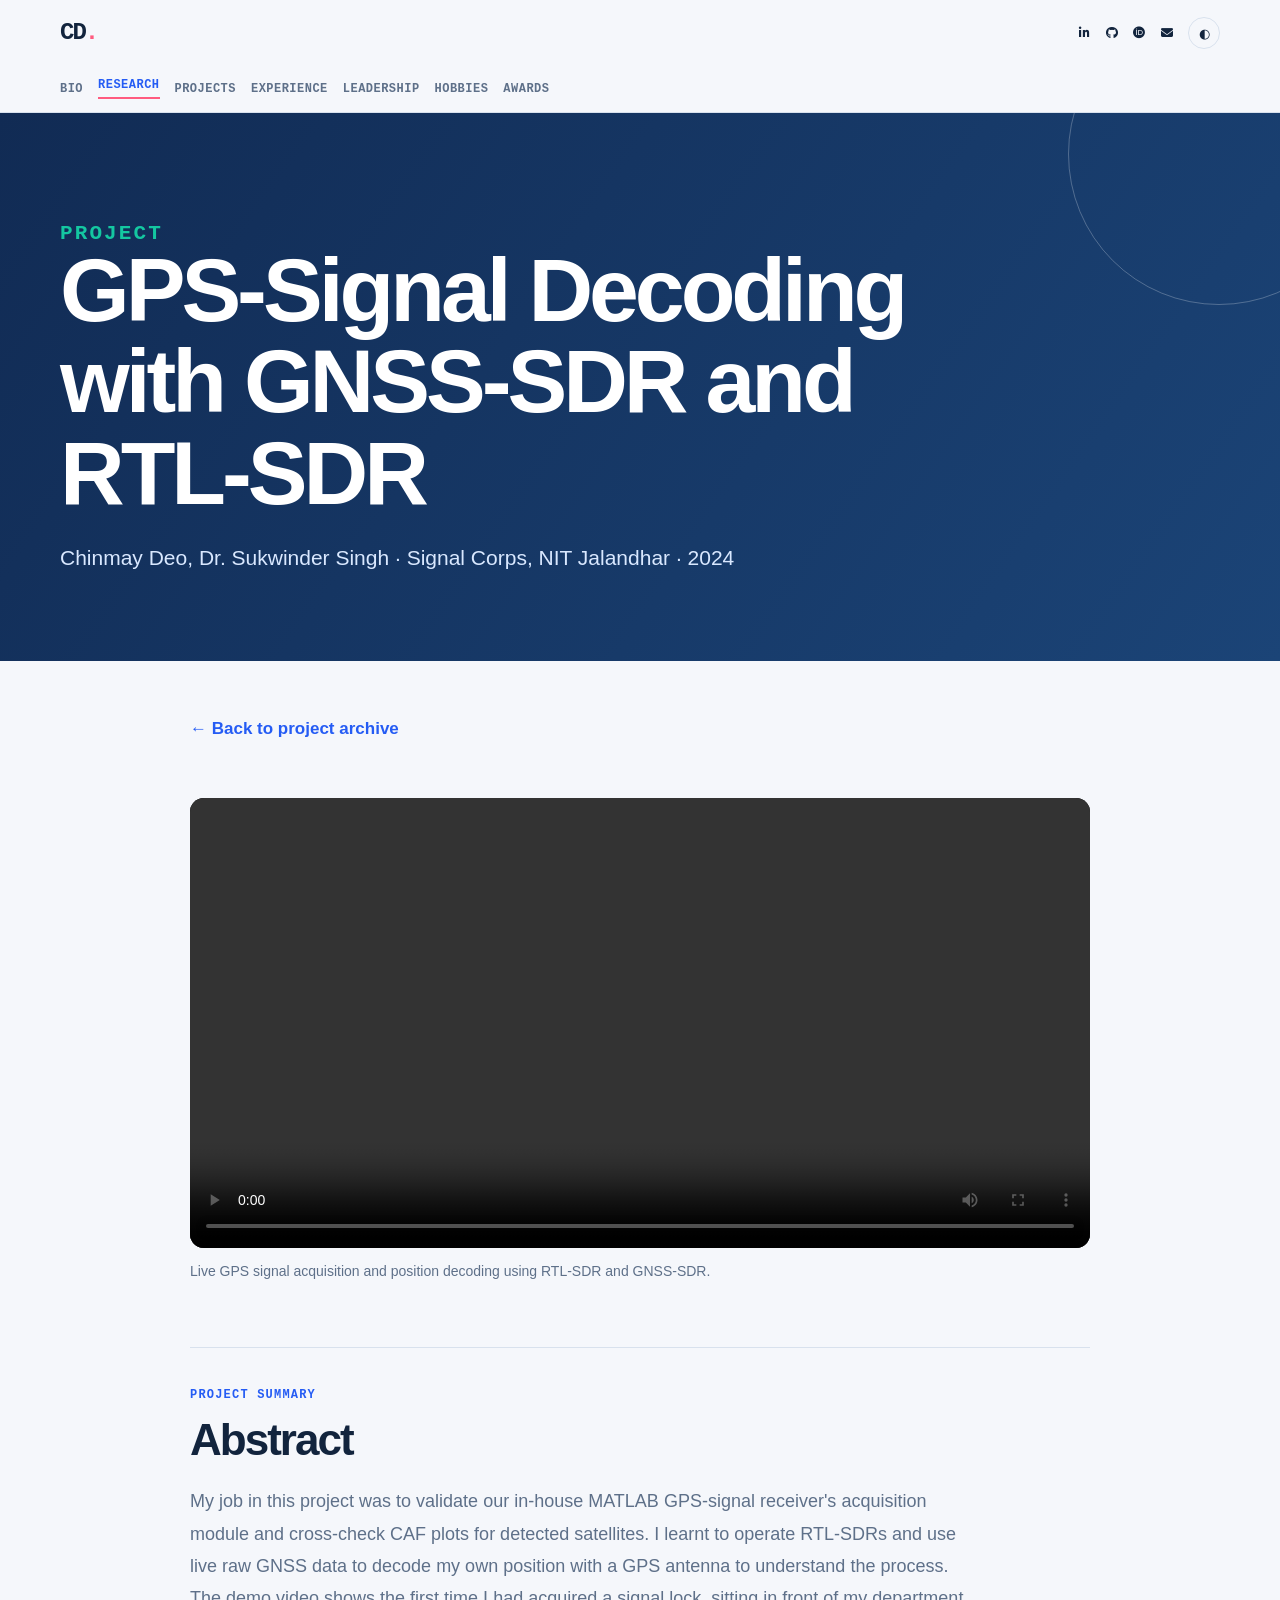
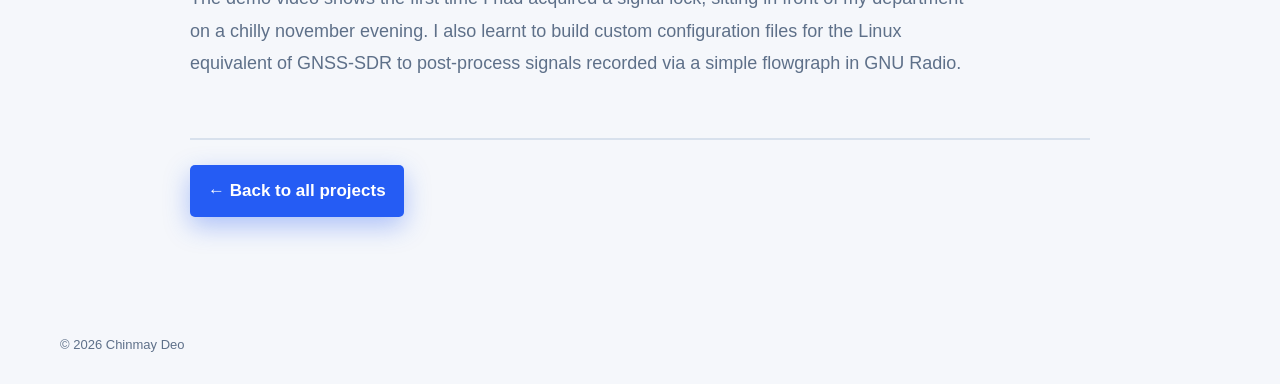
<file: projects/GNSSProject.html>
<!doctype html>
<html lang="en">

<head>
    <meta charset="utf-8">

    <meta
        name="viewport"
        content="width=device-width, initial-scale=1"
    >

    <title>GPS-Signal Decoding with GNSS-SDR and RTL-SDR | Chinmay Deo</title>

    <link rel="stylesheet" href="../styles.css">
    <link rel="icon" type="image/png" href="images/favicon.png">
    <link
    rel="stylesheet"
    href="https://cdnjs.cloudflare.com/ajax/libs/font-awesome/6.5.2/css/all.min.css"
>
</head>

<body>

    <!-- Header -->
    <header class="top">

        <div class="wrap top-row">

            <a class="brand" href="../index.html">
                CD<i>.</i>
            </a>

            <div class="socials">
<a href="https://www.linkedin.com/in/chinmay-deo-81880b24b/"
   aria-label="LinkedIn"
   target="_blank"
   rel="noopener noreferrer">
    <i class="fa-brands fa-linkedin-in"></i>
</a>

<a href="https://github.com/Chinmay-Deo-2004"
   aria-label="GitHub"
   target="_blank"
   rel="noopener noreferrer">
    <i class="fa-brands fa-github"></i>
</a>

<a href="https://orcid.org/0009-0005-6938-9688"
   aria-label="ORCID"
   target="_blank"
   rel="noopener noreferrer">
    <i class="fa-brands fa-orcid"></i>
</a>

<a href="mailto:chinmay.deo@telwise-research.com"
   aria-label="Email">
    <i class="fa-solid fa-envelope"></i>
</a>

                <button
                    class="theme"
                    data-theme-toggle
                    aria-label="Toggle colour theme"
                >
                    ◐
                </button>
            </div>

        </div>

        <nav class="wrap nav">
            <a href="../index.html">Bio</a>
            <a aria-current="page" href="../research.html">
                Research
            </a>
            <a href="../projects.html">Projects</a>
            <a href="../experience.html">Experience</a>
            <a href="../leadership.html">Leadership</a>
            <a href="../hobbies.html">Hobbies</a>
            <a href="../awards.html">Awards</a>
        </nav>

    </header>


    <!-- Main publication content -->
    <main>

        <!-- Publication heading -->
        <section class="page-hero">

            <p class="eyebrow">
                Project
            </p>

            <h1>
                GPS-Signal Decoding with GNSS-SDR and RTL-SDR 
            </h1>

            <p>
                Chinmay Deo, Dr. Sukwinder Singh ·
                Signal Corps, NIT Jalandhar · 2024
            </p>

        </section>


        <!-- Publication details -->
        <section class="wrap publication-page">

            <!-- Back navigation -->
            <a
                class="publication-back"
                href="../projects.html"
            >
                ← Back to project archive
            </a>


            <!-- Publication cover -->
            <section class="publication-cover-section">

                <p class="eyebrow">
                    
                </p>

                <figure class="publication-video">
    <video controls preload="metadata">
        <source
            src="../videos/Live_GPS_Signal_Decoding_Test.mkv"
            type="video/mp4"
        >
        Your browser does not support the video element.
    </video>

    <figcaption>
        Live GPS signal acquisition and position decoding using RTL-SDR and GNSS-SDR.
    </figcaption>
</figure>

            </section>


            <!-- Abstract -->
            <section class="publication-abstract">

                <p class="eyebrow">
                    Project summary
                </p>

                <h2>Abstract</h2>

                <p>
                    My job in this project was to validate our in-house MATLAB GPS-signal receiver's acquisition module and cross-check CAF plots for detected satellites. I learnt to operate RTL-SDRs and use live raw GNSS data to decode my own position with a GPS antenna to understand the process. The demo video shows the first time I had acquired a signal lock, sitting in front of my department on a chilly november evening. I also learnt to build custom configuration files for the Linux equivalent of GNSS-SDR to post-process signals recorded via a simple flowgraph in GNU Radio.
                </p>

            </section>



            <!-- Return to archive -->
            <div class="publication-footer">

                <a href="../projects.html" class="cta">
                    ← Back to all projects
                </a>

            </div>

        </section>

    </main>


    <!-- Footer -->
    <footer class="wrap footer">
        © <span data-year></span> Chinmay Deo
    </footer>

    <script src="../script.js"></script>

</body>
</html>
</file>
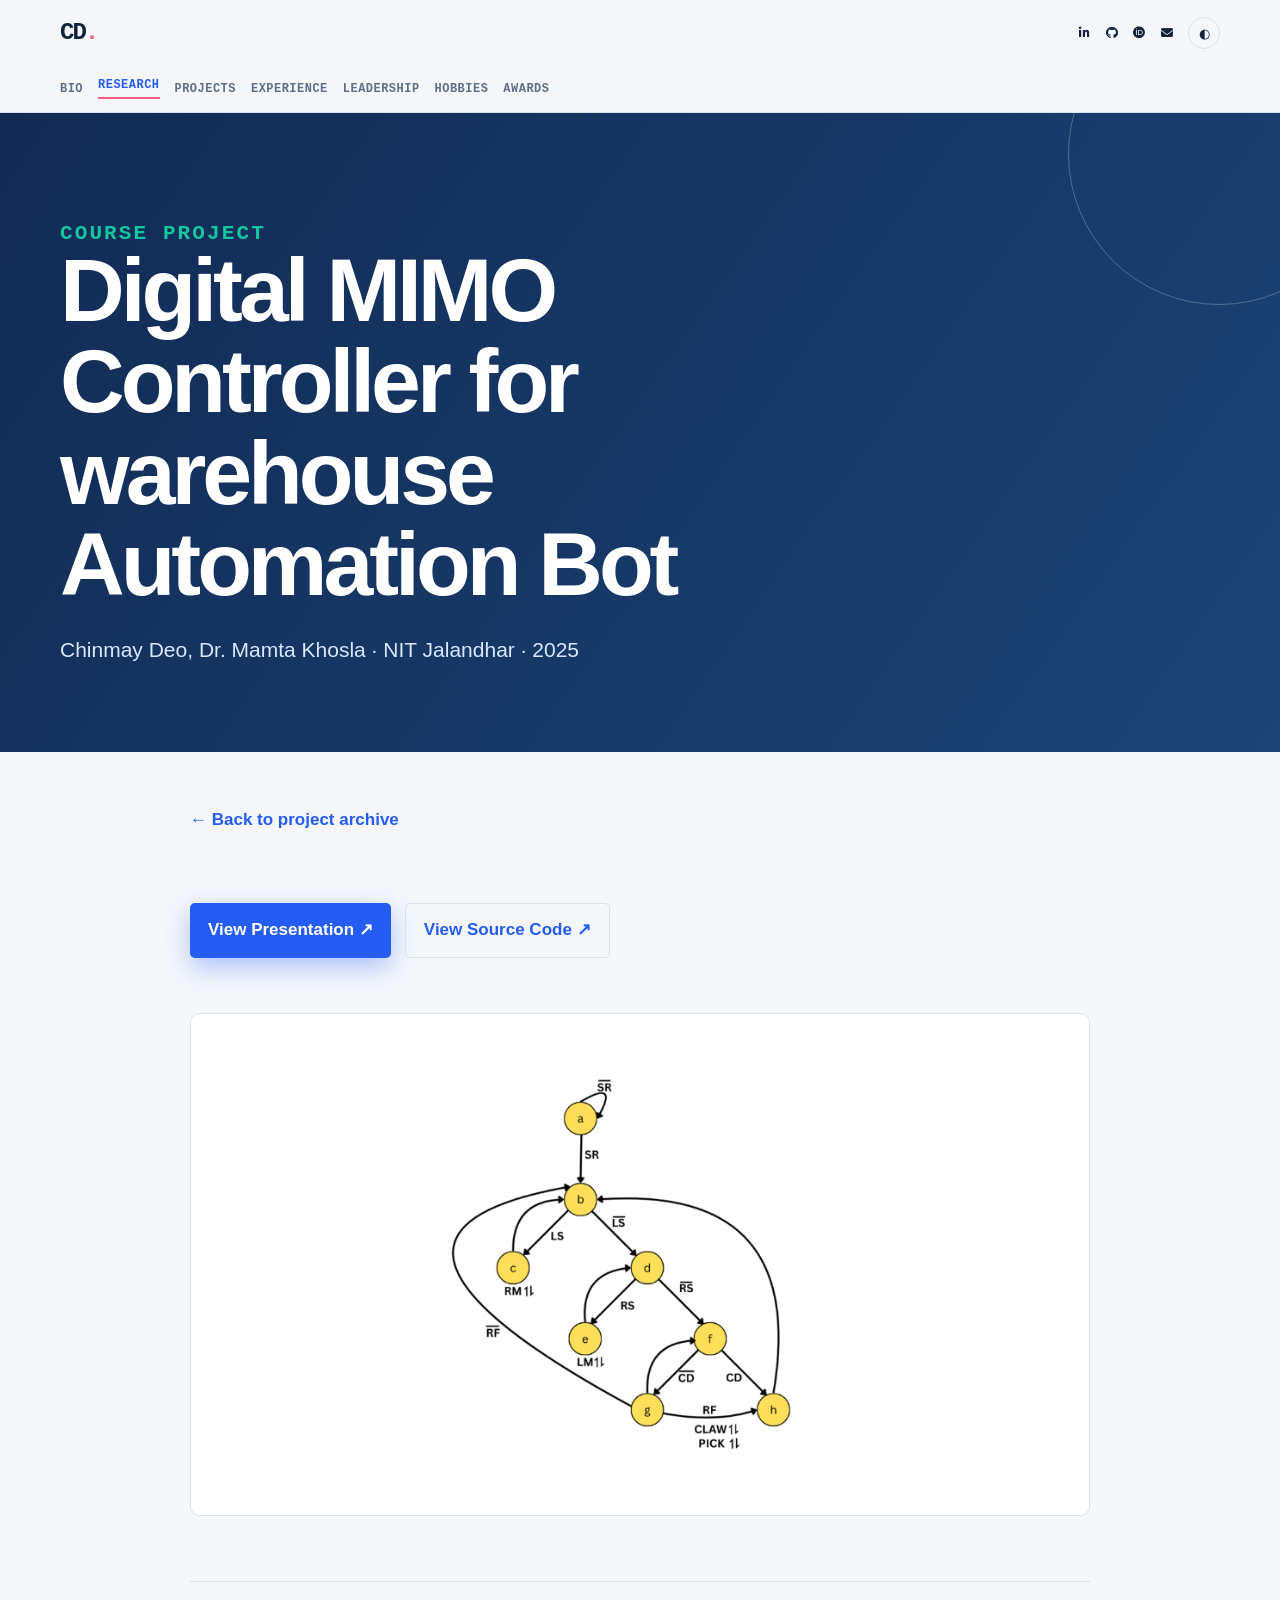
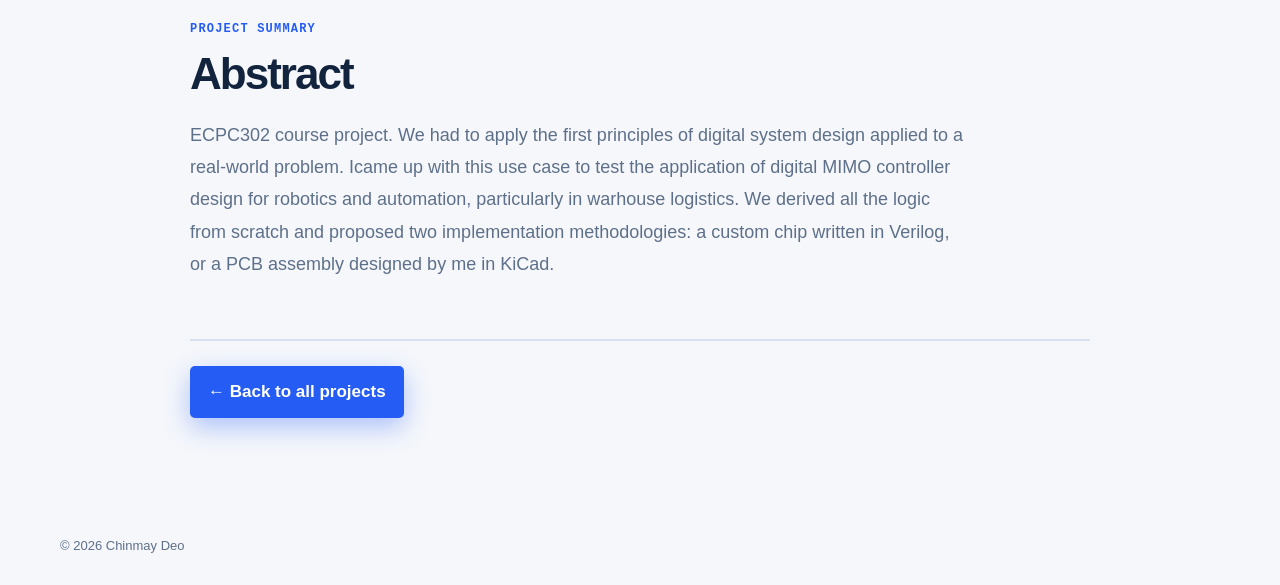
<file: projects/MIMOControllerProject.html>
<!doctype html>
<html lang="en">

<head>
    <meta charset="utf-8">

    <meta
        name="viewport"
        content="width=device-width, initial-scale=1"
    >

    <title>Digital MIMO Controller for warehouse Automation Bot | Chinmay Deo</title>

    <link rel="stylesheet" href="../styles.css">
    <link rel="icon" type="image/png" href="images/favicon.png">
    <link
    rel="stylesheet"
    href="https://cdnjs.cloudflare.com/ajax/libs/font-awesome/6.5.2/css/all.min.css"
>
</head>

<body>

    <!-- Header -->
    <header class="top">

        <div class="wrap top-row">

            <a class="brand" href="../index.html">
                CD<i>.</i>
            </a>

            <div class="socials">
<a href="https://www.linkedin.com/in/chinmay-deo-81880b24b/"
   aria-label="LinkedIn"
   target="_blank"
   rel="noopener noreferrer">
    <i class="fa-brands fa-linkedin-in"></i>
</a>

<a href="https://github.com/Chinmay-Deo-2004"
   aria-label="GitHub"
   target="_blank"
   rel="noopener noreferrer">
    <i class="fa-brands fa-github"></i>
</a>

<a href="https://orcid.org/0009-0005-6938-9688"
   aria-label="ORCID"
   target="_blank"
   rel="noopener noreferrer">
    <i class="fa-brands fa-orcid"></i>
</a>

<a href="mailto:chinmay.deo@telwise-research.com"
   aria-label="Email">
    <i class="fa-solid fa-envelope"></i>
</a>

                <button
                    class="theme"
                    data-theme-toggle
                    aria-label="Toggle colour theme"
                >
                    ◐
                </button>
            </div>

        </div>

        <nav class="wrap nav">
            <a href="../index.html">Bio</a>
            <a aria-current="page" href="../research.html">
                Research
            </a>
            <a href="../projects.html">Projects</a>
            <a href="../experience.html">Experience</a>
            <a href="../leadership.html">Leadership</a>
            <a href="../hobbies.html">Hobbies</a>
            <a href="../awards.html">Awards</a>
        </nav>

    </header>


    <!-- Main publication content -->
    <main>

        <!-- Publication heading -->
        <section class="page-hero">

            <p class="eyebrow">
                Course Project
            </p>

            <h1>
                Digital MIMO Controller for warehouse Automation Bot 
            </h1>

            <p>
                Chinmay Deo, Dr. Mamta Khosla ·
                NIT Jalandhar · 2025
            </p>

        </section>


        <!-- Publication details -->
        <section class="wrap publication-page">



            <!-- Back navigation -->
            <a
                class="publication-back"
                href="../projects.html"
            >
                ← Back to project archive
            </a>

                        <div class="publication-actions">

                <a
                    class="cta"
                    href="../presentations/DSD_Project.pdf"
                    target="_blank"
                    rel="noopener noreferrer"
                >
                    View Presentation ↗
                </a>

                <a
                    class="publication-code"
                    href="https://github.com/Chinmay-Deo-2004/Digital-System-Design-Warehouse-Automation-Bot-Controller"
                    target="_blank"
                    rel="noopener noreferrer"
                >
                    View Source Code ↗
                </a>

            </div>


            <!-- Publication cover -->
            <section class="publication-cover-section">

                <p class="eyebrow">
                    
                </p>

                <figure class="publication-cover">
                    <img
                        src="../images/MIMO_MDS.png"
                        data-fallback="images/placeholder.svg"
                        alt="Cover image for the research article"
                    >
                </figure>

            </section>


            <!-- Abstract -->
            <section class="publication-abstract">

                <p class="eyebrow">
                    Project summary
                </p>

                <h2>Abstract</h2>

                <p>
                   ECPC302 course project. We had to apply the first principles of digital system design applied to a real-world problem. Icame up with this use case to test the application of digital MIMO controller design for robotics and automation, particularly in warhouse logistics. We derived all the logic from scratch and proposed two implementation methodologies: a custom chip written in Verilog, or a PCB assembly designed by me in KiCad.
                </p>

            </section>



            <!-- Return to archive -->
            <div class="publication-footer">

                <a href="../projects.html" class="cta">
                    ← Back to all projects
                </a>

            </div>

        </section>

    </main>


    <!-- Footer -->
    <footer class="wrap footer">
        © <span data-year></span> Chinmay Deo
    </footer>

    <script src="../script.js"></script>

</body>
</html>
</file>
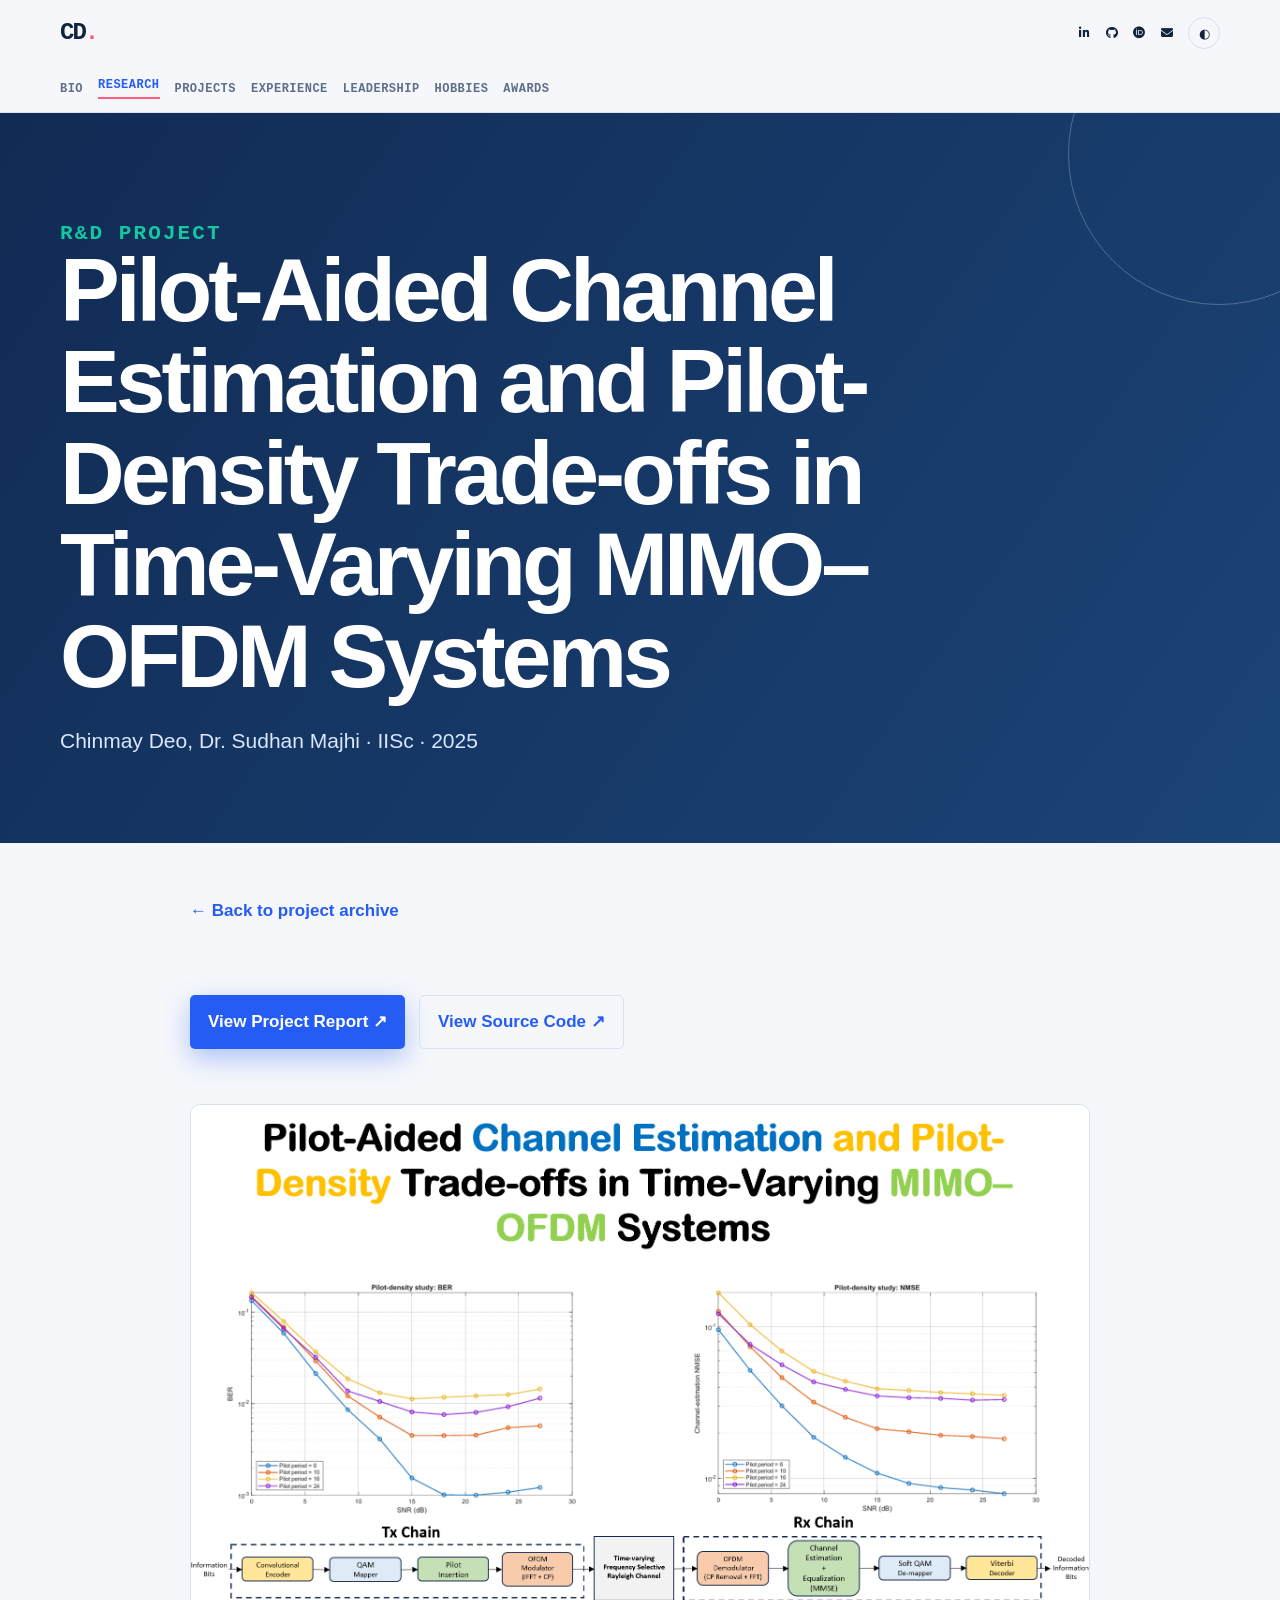
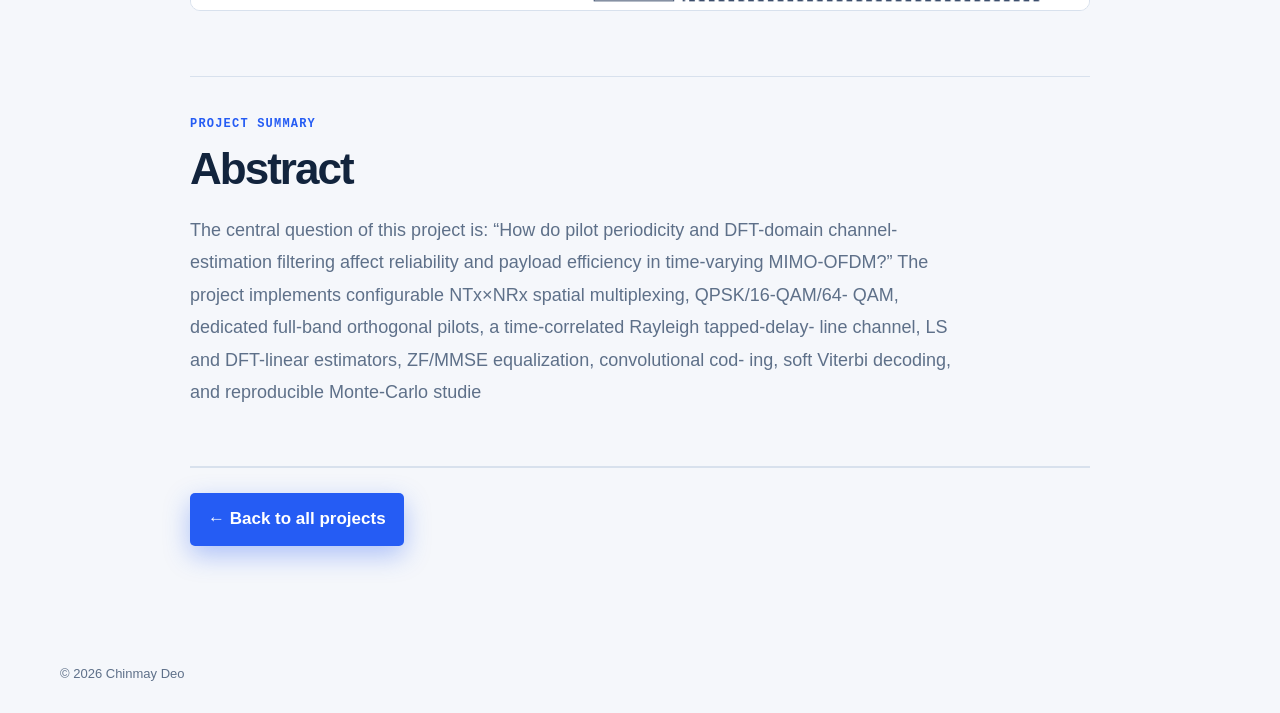
<file: projects/MIMOOFDMStudy.html>
<!doctype html>
<html lang="en">

<head>
    <meta charset="utf-8">

    <meta
        name="viewport"
        content="width=device-width, initial-scale=1"
    >

    <title>Pilot-Aided Channel Estimation and Pilot-Density Trade-offs in Time-Varying MIMO–OFDM Systems | Chinmay Deo</title>

    <link rel="stylesheet" href="../styles.css">
    <link rel="icon" type="image/png" href="images/favicon.png">
    <link
    rel="stylesheet"
    href="https://cdnjs.cloudflare.com/ajax/libs/font-awesome/6.5.2/css/all.min.css"
>
</head>

<body>

    <!-- Header -->
    <header class="top">

        <div class="wrap top-row">

            <a class="brand" href="../index.html">
                CD<i>.</i>
            </a>

            <div class="socials">
<a href="https://www.linkedin.com/in/chinmay-deo-81880b24b/"
   aria-label="LinkedIn"
   target="_blank"
   rel="noopener noreferrer">
    <i class="fa-brands fa-linkedin-in"></i>
</a>

<a href="https://github.com/Chinmay-Deo-2004"
   aria-label="GitHub"
   target="_blank"
   rel="noopener noreferrer">
    <i class="fa-brands fa-github"></i>
</a>

<a href="https://orcid.org/0009-0005-6938-9688"
   aria-label="ORCID"
   target="_blank"
   rel="noopener noreferrer">
    <i class="fa-brands fa-orcid"></i>
</a>

<a href="mailto:chinmay.deo@telwise-research.com"
   aria-label="Email">
    <i class="fa-solid fa-envelope"></i>
</a>

                <button
                    class="theme"
                    data-theme-toggle
                    aria-label="Toggle colour theme"
                >
                    ◐
                </button>
            </div>

        </div>

        <nav class="wrap nav">
            <a href="../index.html">Bio</a>
            <a aria-current="page" href="../research.html">
                Research
            </a>
            <a href="../projects.html">Projects</a>
            <a href="../experience.html">Experience</a>
            <a href="../leadership.html">Leadership</a>
            <a href="../hobbies.html">Hobbies</a>
            <a href="../awards.html">Awards</a>
        </nav>

    </header>


    <!-- Main publication content -->
    <main>

        <!-- Publication heading -->
        <section class="page-hero">

            <p class="eyebrow">
                R&D Project
            </p>

            <h1>
                Pilot-Aided Channel Estimation and Pilot-Density Trade-offs in Time-Varying MIMO–OFDM Systems
            </h1>

            <p>
                Chinmay Deo, Dr. Sudhan Majhi ·
                IISc · 2025
            </p>

        </section>


        <!-- Publication details -->
        <section class="wrap publication-page">



            <!-- Back navigation -->
            <a
                class="publication-back"
                href="../projects.html"
            >
                ← Back to project archive
            </a>

                        <div class="publication-actions">

                <a
                    class="cta"
                    href="../presentations/IISc_Research_Internship_Project_Report.pdf"
                    target="_blank"
                    rel="noopener noreferrer"
                >
                    View Project Report ↗
                </a>

                <a
                    class="publication-code"
                    href="https://github.com/Chinmay-Deo-2004/IISc-Research-Internship"
                    target="_blank"
                    rel="noopener noreferrer"
                >
                    View Source Code ↗
                </a>

            </div>


            <!-- Publication cover -->
            <section class="publication-cover-section">

                <p class="eyebrow">
                    
                </p>

                <figure class="publication-cover">
                    <img
                        src="../images/MIMO_OFDM_Study.png"
                        data-fallback="images/placeholder.svg"
                        alt="Cover image for the research article"
                    >
                </figure>

            </section>


            <!-- Abstract -->
            <section class="publication-abstract">

                <p class="eyebrow">
                    Project summary
                </p>

                <h2>Abstract</h2>

                <p>
                    The central question of this project is: “How do pilot periodicity and DFT-domain
channel-estimation filtering affect reliability and payload efficiency in time-varying
MIMO-OFDM?” The project implements configurable NTx×NRx spatial multiplexing, QPSK/16-QAM/64-
QAM, dedicated full-band orthogonal pilots, a time-correlated Rayleigh tapped-delay-
line channel, LS and DFT-linear estimators, ZF/MMSE equalization, convolutional cod-
ing, soft Viterbi decoding, and reproducible Monte-Carlo studie
                </p>

            </section>



            <!-- Return to archive -->
            <div class="publication-footer">

                <a href="../projects.html" class="cta">
                    ← Back to all projects
                </a>

            </div>

        </section>

    </main>


    <!-- Footer -->
    <footer class="wrap footer">
        © <span data-year></span> Chinmay Deo
    </footer>

    <script src="../script.js"></script>

</body>
</html>
</file>
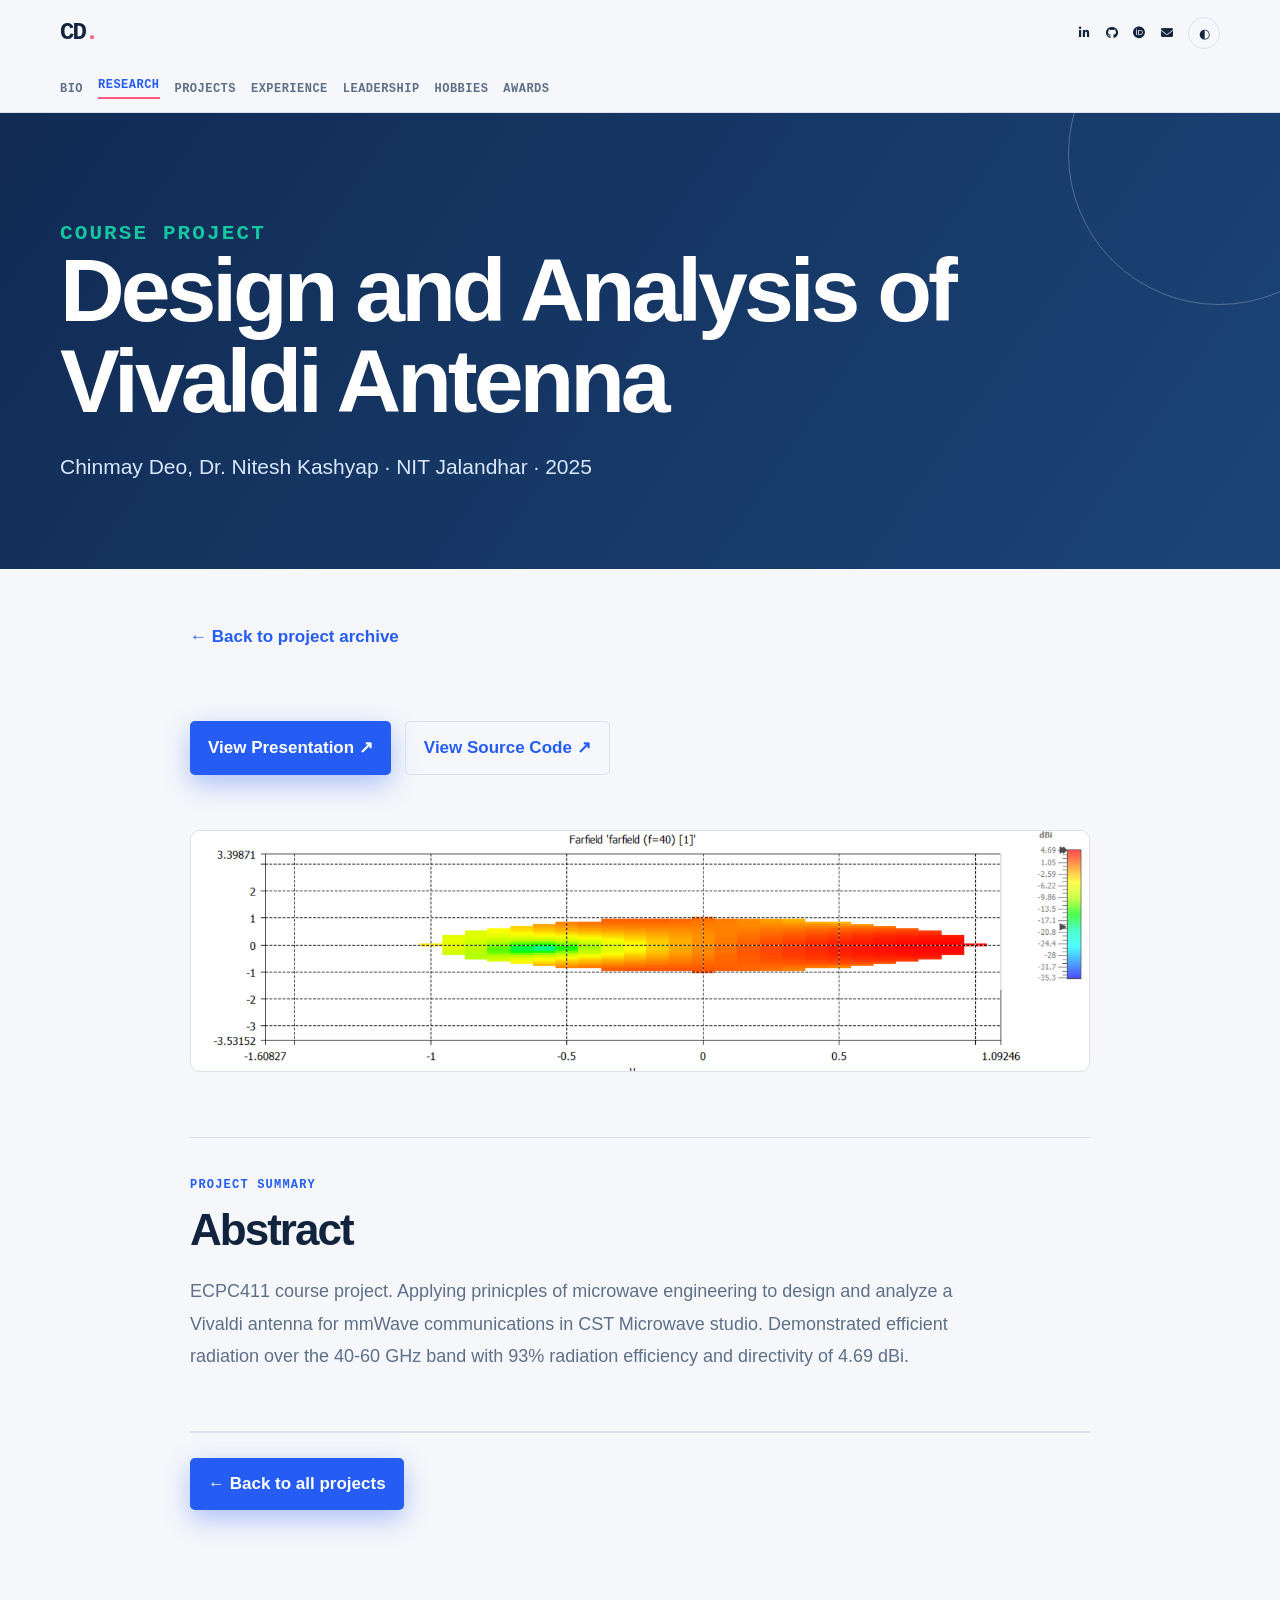
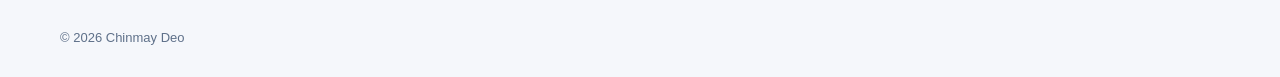
<file: projects/VivaldiAntennaProject.html>
<!doctype html>
<html lang="en">

<head>
    <meta charset="utf-8">

    <meta
        name="viewport"
        content="width=device-width, initial-scale=1"
    >

    <title>Design and Analysis of Vivaldi Antenna | Chinmay Deo</title>

    <link rel="stylesheet" href="../styles.css">
    <link rel="icon" type="image/png" href="images/favicon.png">
    <link
    rel="stylesheet"
    href="https://cdnjs.cloudflare.com/ajax/libs/font-awesome/6.5.2/css/all.min.css"
>
</head>

<body>

    <!-- Header -->
    <header class="top">

        <div class="wrap top-row">

            <a class="brand" href="../index.html">
                CD<i>.</i>
            </a>

            <div class="socials">
<a href="https://www.linkedin.com/in/chinmay-deo-81880b24b/"
   aria-label="LinkedIn"
   target="_blank"
   rel="noopener noreferrer">
    <i class="fa-brands fa-linkedin-in"></i>
</a>

<a href="https://github.com/Chinmay-Deo-2004"
   aria-label="GitHub"
   target="_blank"
   rel="noopener noreferrer">
    <i class="fa-brands fa-github"></i>
</a>

<a href="https://orcid.org/0009-0005-6938-9688"
   aria-label="ORCID"
   target="_blank"
   rel="noopener noreferrer">
    <i class="fa-brands fa-orcid"></i>
</a>

<a href="mailto:chinmay.deo@telwise-research.com"
   aria-label="Email">
    <i class="fa-solid fa-envelope"></i>
</a>

                <button
                    class="theme"
                    data-theme-toggle
                    aria-label="Toggle colour theme"
                >
                    ◐
                </button>
            </div>

        </div>

        <nav class="wrap nav">
            <a href="../index.html">Bio</a>
            <a aria-current="page" href="../research.html">
                Research
            </a>
            <a href="../projects.html">Projects</a>
            <a href="../experience.html">Experience</a>
            <a href="../leadership.html">Leadership</a>
            <a href="../hobbies.html">Hobbies</a>
            <a href="../awards.html">Awards</a>
        </nav>

    </header>


    <!-- Main publication content -->
    <main>

        <!-- Publication heading -->
        <section class="page-hero">

            <p class="eyebrow">
                Course Project
            </p>

            <h1>
                Design and Analysis of Vivaldi Antenna
            </h1>

            <p>
                Chinmay Deo, Dr. Nitesh Kashyap ·
                NIT Jalandhar · 2025
            </p>

        </section>


        <!-- Publication details -->
        <section class="wrap publication-page">



            <!-- Back navigation -->
            <a
                class="publication-back"
                href="../projects.html"
            >
                ← Back to project archive
            </a>

                        <div class="publication-actions">

                <a
                    class="cta"
                    href="../presentations/Vivaldi_antenna_design_project_report.pdf"
                    target="_blank"
                    rel="noopener noreferrer"
                >
                    View Presentation ↗
                </a>

                <a
                    class="publication-code"
                    href="https://github.com/Chinmay-Deo-2004/ECPC-411-Course-Project"
                    target="_blank"
                    rel="noopener noreferrer"
                >
                    View Source Code ↗
                </a>

            </div>


            <!-- Publication cover -->
            <section class="publication-cover-section">

                <p class="eyebrow">
                    
                </p>

                <figure class="publication-cover">
                    <img
                        src="../images/Radn_pattn_2d.png"
                        data-fallback="images/placeholder.svg"
                        alt="Cover image for the research article"
                    >
                </figure>

            </section>


            <!-- Abstract -->
            <section class="publication-abstract">

                <p class="eyebrow">
                    Project summary
                </p>

                <h2>Abstract</h2>

                <p>
                   ECPC411 course project. Applying prinicples of microwave engineering to design and analyze a Vivaldi antenna for mmWave communications in CST Microwave studio. Demonstrated efficient radiation over the 40-60 GHz band with 93% radiation efficiency and directivity of 4.69 dBi.
                </p>

            </section>



            <!-- Return to archive -->
            <div class="publication-footer">

                <a href="../projects.html" class="cta">
                    ← Back to all projects
                </a>

            </div>

        </section>

    </main>


    <!-- Footer -->
    <footer class="wrap footer">
        © <span data-year></span> Chinmay Deo
    </footer>

    <script src="../script.js"></script>

</body>
</html>
</file>
<file: styles.css>
:root {
    --bg: #f5f7fb;
    --surface: #fff;
    --ink: #12243d;
    --muted: #5e7089;
    --line: #d8e1ed;
    --primary: #255cf4;
    --accent: #ff5b7f;
    --mint: #14c7a1;
    --shadow: 0 18px 48px rgba(24, 47, 78, .12);
}

:root[data-theme="dark"] {
    --bg: #091525;
    --surface: #102238;
    --ink: #eff6ff;
    --muted: #aac0d8;
    --line: #28415e;
    --primary: #72a0ff;
    --accent: #ff88a2;
    --mint: #58e6c6;
    --shadow: 0 18px 48px rgba(0, 0, 0, .28);
}

* {
    box-sizing: border-box;
}

html {
    scroll-behavior: smooth;
}

body {
    margin: 0;
    background: var(--bg);
    color: var(--ink);
    font: 17px/1.55 Arial, sans-serif;
}

a {
    color: inherit;
}

.wrap {
    width: min(1160px, calc(100% - 40px));
    margin: auto;
}

.top {
    border-bottom: 1px solid var(--line);
    background: color-mix(in srgb, var(--bg) 92%, transparent);
    position: sticky;
    top: 0;
    z-index: 10;
    backdrop-filter: blur(12px);
}

.top-row {
    min-height: 66px;
    display: flex;
    align-items: center;
    justify-content: space-between;
    gap: 18px;
}

.brand {
    font: bold 24px/1 ui-monospace, monospace;
    text-decoration: none;
    letter-spacing: -2px;
}

.brand i {
    color: var(--accent);
    font-style: normal;
}

.socials,
.nav {
    display: flex;
    align-items: center;
    gap: 15px;
}

.socials a,
.nav a {
    font: 600 12px/1 ui-monospace, monospace;
    text-transform: uppercase;
    letter-spacing: .04em;
    text-decoration: none;
}

.socials a:hover,
.nav a:hover {
    color: var(--primary);
}

.theme {
    color: var(--ink);
    background: transparent;
    border: 1px solid var(--line);
    width: 32px;
    height: 32px;
    border-radius: 50%;
    cursor: pointer;
}

.nav {
    overflow: auto;
    padding: 13px 0;
}

.nav a {
    white-space: nowrap;
    color: var(--muted);
}

.nav a[aria-current="page"] {
    color: var(--primary);
}

.nav a[aria-current="page"]:after {
    content: "";
    display: block;
    height: 2px;
    background: var(--accent);
    margin-top: 6px;
}

/* Hero */

.hero {
    min-height: 610px;
    display: grid;
    align-items: end;
    position: relative;
    overflow: hidden;
    background: #09182c;
    color: #fff;
}

.hero-photo {
    position: absolute;
    inset: 0;
    background:
        linear-gradient(
            90deg,
            rgba(7, 20, 38, .94),
            rgba(7, 20, 38, .69) 54%,
            rgba(7, 20, 38, .45)
        ),
        url("images/chinmay-portrait.png") center/cover;
    filter: grayscale(1);
}

.hero-grid {
    position: relative;
    width: min(1160px, calc(100% - 40px));
    margin: auto;
    padding: 90px 0;
}

.kicker {
    margin: 0 0 18px;
    color: var(--mint);
    font: 600 12px/1.2 ui-monospace, monospace;
    letter-spacing: .12em;
    text-transform: uppercase;
}

.hero h1,
.page-hero h1,
h2,
h3 {
    letter-spacing: -.045em;
    line-height: 1.02;
}

.hero h1 {
    font-size: clamp(55px, 9vw, 120px);
    margin: 0 0 22px;
    max-width: 850px;
}

/* Blinking typing cursor */

.hero h1 {
    font-size: clamp(55px, 9vw, 120px);
    margin: 0 0 22px;
    max-width: none;
}

.hero h1 [data-typing] {
    white-space: nowrap;
    border-right: 0.08em solid currentColor;
    animation: cursor-blink 0.8s steps(1) infinite;
}

@keyframes cursor-blink {
    50% {
        border-color: transparent;
    }
}

.hero p:not(.kicker) {
    max-width: 610px;
    margin: 0 0 32px;
    font-size: clamp(20px, 2.3vw, 28px);
    line-height: 1.32;
}

.cta {
    display: inline-flex;
    align-items: center;
    gap: 16px;
    background: var(--primary);
    padding: 13px 18px;
    color: #fff;
    font-weight: 700;
    text-decoration: none;
    border-radius: 5px;
    box-shadow: 0 9px 26px rgba(37, 92, 244, .35);
    transition: transform .2s;
}

.cta:hover {
    transform: translateY(-3px);
}

.orbit {
    position: absolute;
    border: 1px solid rgba(113, 160, 255, .45);
    border-radius: 50%;
    width: 500px;
    height: 500px;
    right: -105px;
    top: -120px;
    animation: spin 30s linear infinite;
}

.orbit:after {
    content: "";
    position: absolute;
    width: 13px;
    height: 13px;
    border-radius: 50%;
    background: var(--accent);
    top: 48px;
    left: 80px;
    box-shadow: 0 0 24px var(--accent);
}

@keyframes spin {
    to {
        transform: rotate(360deg);
    }
}

.hero-note {
    position: absolute;
    bottom: 16px;
    right: 24px;
    margin: 0;
    font: 11px ui-monospace, monospace;
    color: #cbd9ed;
}

/* Sections */

.section {
    padding: 110px 0;
    border-bottom: 1px solid var(--line);
}

.eyebrow {
    margin: 0 0 16px;
    color: var(--primary);
    font: 700 12px ui-monospace, monospace;
    letter-spacing: .1em;
    text-transform: uppercase;
}

.split {
    display: grid;
    grid-template-columns: 210px 1fr;
    gap: 40px;
}

.split h2 {
    font-size: clamp(40px, 5.4vw, 74px);
    margin: 0 0 25px;
}

.lead {
    max-width: 760px;
    font-size: clamp(20px, 2.1vw, 27px);
    color: var(--muted);
}

.fact-grid,
.card-grid {
    display: grid;
    grid-template-columns: repeat(3, 1fr);
    gap: 16px;
    margin-top: 42px;
}

.fact,
.card {
    background: var(--surface);
    border: 1px solid var(--line);
    border-radius: 9px;
    padding: 20px;
}

.fact b {
    display: block;
    font-size: 18px;
    margin-top: 4px;
}

.fact span {
    font: 700 11px ui-monospace, monospace;
    letter-spacing: .08em;
    color: var(--muted);
    text-transform: uppercase;
}

.education {
    display: grid;
    grid-template-columns: 86px 1fr;
    align-items: center;
    gap: 20px;
    max-width: 650px;
    margin-top: 38px;
    padding: 21px;
    background: linear-gradient(
        135deg,
        color-mix(in srgb, var(--primary) 11%, var(--surface)),
        var(--surface)
    );
    border: 1px solid color-mix(
        in srgb,
        var(--primary) 35%,
        var(--line)
    );
    border-radius: 10px;
}

.education img {
    width: 78px;
    height: 78px;
    object-fit: contain;
    background: #fff;
    border-radius: 50%;
    padding: 5px;
}

.education h3 {
    font-size: 27px;
    margin: 4px 0;
}

.education p {
    margin: 0;
    color: var(--muted);
}

/* Page hero */

.page-hero {
    background: linear-gradient(125deg, #112b54, #1b4477);
    color: #fff;
    padding: 86px max(20px, calc((100vw - 1160px) / 2));
    position: relative;
    overflow: hidden;
}

.page-hero:after {
    content: "";
    position: absolute;
    width: 300px;
    height: 300px;
    border: 1px solid rgba(255, 255, 255, .25);
    border-radius: 50%;
    right: -90px;
    top: -110px;
}

.page-hero h1 {
    font-size: clamp(48px, 7vw, 92px);
    margin: 0;
    max-width: 900px;
}

.page-hero p {
    max-width: 680px;
    font-size: 21px;
    margin: 23px 0 0;
    color: #d9e8ff;
}

/* Cards */

.card-grid {
    grid-template-columns: repeat(2, 1fr);
    margin: 0;
    padding: 75px 0;
}

.card {
    padding: 0;
    overflow: hidden;
    transition: transform .2s, box-shadow .2s;
}

.card:hover {
    transform: translateY(-6px);
    box-shadow: var(--shadow);
}

.card-body {
    padding: 23px;
}

.card h2,
.card h3 {
    margin: 12px 0;
    font-size: clamp(28px, 3.2vw, 44px);
}

.card p {
    color: var(--muted);
}

.cover {
    position: relative;
    display: block;
    height: 235px;
    background: linear-gradient(135deg, #2e65e8, #14c7a1);
    overflow: hidden;
}

.research-cover {
    position: relative;
    display: block;
    height: 235px;
    background: linear-gradient(135deg, #2e65e8, #14c7a1);
    overflow: hidden;
}

.cover:nth-child(1):after {
    content: "";
    position: absolute;
    inset: 0;
    background: linear-gradient(
        135deg,
        transparent 44%,
        rgba(255, 255, 255, .25) 44% 49%,
        transparent 49%
    );
}

.cover img {
    width: 100%;
    height: 100%;
    object-fit: cover;
}

.research-cover img {
    width: 100%;
    height: 100%;
    object-fit: contain;
}

.cover-label {
    position: absolute;
    z-index: 1;
    left: 15px;
    bottom: 13px;
    background: rgba(9, 21, 37, .8);
    color: #fff;
    padding: 7px 9px;
    border-radius: 4px;
    font: 11px ui-monospace, monospace;
}

.card a:not(.cover) {
    font-weight: 700;
    color: var(--primary);
}

/* Timeline */

.timeline {
    padding: 75px 0;
}

.timeline article {
    display: grid;
    grid-template-columns: 200px 1fr;
    gap: 28px;
    padding: 30px 0;
    border-top: 1px solid var(--line);
}

.timeline time {
    font: 700 12px ui-monospace, monospace;
    color: var(--primary);
    letter-spacing: .07em;
}

.timeline h2 {
    font-size: 34px;
    margin: 0 0 10px;
}

.timeline p {
    max-width: 680px;
    color: var(--muted);
}

/* Experience */
.timeline article {
  display: grid;
  grid-template-columns: 200px 1fr;
  gap: 28px;
  padding: 30px 0;
  border-top: 1px solid var(--line);
}

.experience-date {
  display: flex;
  flex-direction: column;
  align-items: flex-start;
  gap: 18px;
}

.experience-date time {
  font: 700 12px ui-monospace, monospace;
  color: var(--primary);
  letter-spacing: .07em;
}

.experience-logo {
  width: 64px;
  height: 64px;
  padding: 7px;
  object-fit: contain;
  background: #fff;
  border: 1px solid var(--line);
  border-radius: 50%;
}

.experience-org {
  margin: -2px 0 12px;
  color: var(--primary);
  font-weight: 700;
}

.timeline h2 {
  font-size: 34px;
  margin: 0 0 8px;
}

.timeline p {
  max-width: 680px;
  color: var(--muted);
}

/* Tags */

.tag-list {
    display: flex;
    flex-wrap: wrap;
    gap: 10px;
    margin-top: 30px;
}

.tag {
    border: 1px solid var(--line);
    padding: 8px 11px;
    border-radius: 999px;
    font: 700 12px ui-monospace, monospace;
    color: var(--primary);
}

/* Footer */

.footer {
    padding: 28px 0;
    color: var(--muted);
    font-size: 13px;
}

/* Scroll animations */

.js .reveal {
    opacity: 0;
    transform: translateY(24px);
    transition: opacity .6s ease, transform .6s ease;
}

.js .reveal.show {
    opacity: 1;
    transform: none;
}

.js .assemble span {
    display: inline-block;
    opacity: 0;
    transform: translateY(.8em);
    transition: opacity .48s ease, transform .48s ease;
}

.js .assemble.show span {
    opacity: 1;
    transform: none;
}

.js .assemble.show span:nth-child(2) {
    transition-delay: .06s;
}

.js .assemble.show span:nth-child(3) {
    transition-delay: .12s;
}

.js .assemble.show span:nth-child(4) {
    transition-delay: .18s;
}

.js .assemble.show span:nth-child(5) {
    transition-delay: .24s;
}

.js .assemble.show span:nth-child(6) {
    transition-delay: .3s;
}

/* Responsive */

@media (max-width: 760px) {
    .wrap {
        width: min(100% - 28px, 1160px);
    }

    .socials {
        gap: 8px;
    }

    .socials a {
        font-size: 10px;
    }

    .top-row {
        min-height: 59px;
    }

    .nav {
        gap: 13px;
    }

    .hero {
        min-height: 570px;
    }

    .hero-grid {
        width: min(100% - 28px, 1160px);
        padding: 70px 0;
    }

    .split,
    .timeline article {
        grid-template-columns: 1fr;
        gap: 20px;
    }

    .fact-grid,
    .card-grid {
        grid-template-columns: 1fr;
    }

    .section {
        padding: 72px 0;
    }

    .page-hero {
        padding: 65px 20px;
    }

    .education {
        grid-template-columns: 68px 1fr;
    }

    .education img {
        width: 62px;
        height: 62px;
    }

    .orbit {
        width: 300px;
        height: 300px;
        right: -130px;
        top: -95px;
    }

      .timeline article {
    grid-template-columns: 1fr;
    gap: 16px;
  }

  .experience-date {
    flex-direction: row;
    align-items: center;
    justify-content: space-between;
  }

  .experience-logo {
    width: 56px;
    height: 56px;
  }
}

.publication-video {
    width: 100%;
    margin: 0;
}

.publication-video video {
    display: block;
    width: 100%;
    height: auto;
    max-width: 100%;
    object-fit: contain;
    border-radius: 14px;
    background: #000;
}

.publication-video figcaption {
    margin-top: 12px;
    color: var(--muted);
    font-size: 14px;
    line-height: 1.6;
}


/* Hero */

.hero {
    min-height: 610px;
    display: grid;
    grid-template-columns: minmax(0, 1fr) minmax(280px, 400px);
    align-items: center;
    gap: clamp(30px, 6vw, 90px);
    position: relative;
    overflow: hidden;
    background: #09182c;
    color: #fff;
    padding: 70px max(20px, calc((100vw - 1160px) / 2));
}


/* =========================================
   RESEARCH CARDS
========================================= */

.research-card-link {
    display: block;
    color: inherit;
    text-decoration: none;
    min-width: 0;
}

.research-card-link .card {
    height: 100%;
}

.research-card-link .card h2 {
    color: var(--ink);
}

.research-card-link:hover .research-read-more {
    text-decoration: underline;
}

.research-card-link:focus-visible {
    outline: 3px solid var(--primary);
    outline-offset: 5px;
    border-radius: 9px;
}

.research-read-more {
    display: inline-block;
    margin-top: 8px;
    color: var(--primary);
    font-weight: 700;
}


/* =========================================
   INDIVIDUAL PUBLICATION PAGE
========================================= */

.publication-page {
    max-width: 900px;
    padding-top: 55px;
    padding-bottom: 90px;
}

.publication-back {
    display: inline-block;
    margin-bottom: 40px;
    color: var(--primary);
    font-weight: 700;
    text-decoration: none;
}

.publication-back:hover {
    text-decoration: underline;
}

.publication-meta {
    padding-bottom: 30px;
    border-bottom: 1px solid var(--line);
}

.publication-meta h2 {
    font-size: clamp(32px, 5vw, 52px);
    margin: 0 0 20px;
}

.publication-authors {
    font-size: 18px;
    font-weight: 600;
}

.publication-venue {
    color: var(--muted);
}

.publication-status {
    display: flex;
    flex-wrap: wrap;
    align-items: center;
    gap: 12px;
    margin-top: 22px;
}

.status-badge {
    display: inline-block;
    padding: 7px 13px;
    border-radius: 999px;
    background: color-mix(
        in srgb,
        var(--mint) 17%,
        var(--surface)
    );
    color: var(--ink);
    border: 1px solid var(--mint);
    font: 700 12px ui-monospace, monospace;
}

.publication-category {
    color: var(--muted);
    font: 700 12px ui-monospace, monospace;
}


/* PDF and code buttons */

.publication-actions {
    display: flex;
    flex-wrap: wrap;
    gap: 14px;
    margin: 30px 0 55px;
}

.publication-actions .cta {
    margin: 0;
}

.publication-code {
    display: inline-flex;
    align-items: center;
    justify-content: center;
    padding: 13px 18px;
    border: 1px solid var(--line);
    border-radius: 5px;
    color: var(--primary);
    font-weight: 700;
    text-decoration: none;
    transition: transform .2s, box-shadow .2s;
}

.publication-code:hover {
    transform: translateY(-3px);
    box-shadow: var(--shadow);
}


/* Publication cover */

.publication-cover-section {
    margin-bottom: 65px;
}

.publication-cover {
    margin: 0;
    border: 1px solid var(--line);
    border-radius: 10px;
    overflow: hidden;
    background: var(--surface);
}

.publication-cover img {
    display: block;
    width: 100%;
    height: auto;
    max-height: 600px;
    object-fit: contain;
}


/* Abstract */

.publication-abstract {
    padding: 40px 0;
    border-top: 1px solid var(--line);
    border-bottom: 1px solid var(--line);
}

.publication-abstract h2,
.publication-details h2 {
    font-size: clamp(32px, 4vw, 44px);
    margin: 0 0 22px;
}

.publication-abstract > p:last-child {
    max-width: 780px;
    color: var(--muted);
    font-size: 18px;
    line-height: 1.8;
}


/* Publication metadata */

.publication-details {
    padding: 45px 0;
}

.publication-detail-list {
    border-top: 1px solid var(--line);
}

.publication-detail {
    display: flex;
    justify-content: space-between;
    align-items: flex-start;
    gap: 24px;
    padding: 17px 0;
    border-bottom: 1px solid var(--line);
}

.publication-detail span {
    color: var(--muted);
}

.publication-detail strong {
    text-align: right;
}

.publication-detail a {
    color: var(--primary);
    text-decoration: none;
}

.publication-detail a:hover {
    text-decoration: underline;
}


/* Bottom navigation */

.publication-footer {
    padding-top: 25px;
    border-top: 1px solid var(--line);
}


/* Responsive layout */

@media (max-width: 600px) {

    .publication-page {
        padding-top: 35px;
        padding-bottom: 60px;
    }

    .publication-actions {
        flex-direction: column;
    }

    .publication-actions .cta,
    .publication-code {
        width: 100%;
        text-align: center;
    }

    .publication-detail {
        flex-direction: column;
        gap: 6px;
    }

    .publication-detail strong {
        text-align: left;
    }

}


/* =========================================
   BACHELOR'S THESIS PAGE — THEME MATCH
========================================= */

/* Keep the page aligned with the shared site width */

.thesis-content {
    max-width: 900px;
    padding-top: 75px;
    padding-bottom: 90px;
}

/* Match the site's hero typography and accent */

.page-hero .eyebrow {
    color: var(--mint);
}

.page-hero h1 {
    position: relative;
    z-index: 1;
}

.page-hero > p:not(.eyebrow) {
    position: relative;
    z-index: 1;
}

/* Sections */

.thesis-section {
    padding-bottom: 65px;
    margin-bottom: 65px;
    border-bottom: 1px solid var(--line);
}

.thesis-section:last-of-type {
    border-bottom: none;
    margin-bottom: 0;
}

.thesis-section h2 {
    color: var(--ink);
    font-size: clamp(34px, 4.5vw, 54px);
    margin: 0 0 22px;
}

.thesis-section .eyebrow {
    color: var(--primary);
    margin-bottom: 15px;
}

.thesis-description {
    max-width: 760px;
    color: var(--muted);
    font-size: 18px;
    line-height: 1.8;
}

/* Paper and thesis cover images */

.thesis-cover {
    display: block;
    width: 100%;
    max-width: 680px;
    height: auto;
    margin: 30px auto;
    border: 1px solid var(--line);
    border-radius: 9px;
    background: var(--surface);
}

/* Links */

.thesis-links {
    display: flex;
    flex-direction: column;
    align-items: flex-start;
    gap: 14px;
    margin: 24px 0 30px;
}

.thesis-link {
    color: var(--primary);
    font-weight: 700;
    text-decoration: none;
    line-height: 1.7;
}

.thesis-link:hover {
    text-decoration: underline;
    text-underline-offset: 4px;
}

.thesis-link:focus-visible,
.thesis-resource-list a:focus-visible {
    outline: 2px solid var(--primary);
    outline-offset: 5px;
}

/* Abstract */

.thesis-abstract {
    margin-top: 35px;
}

.thesis-abstract h3 {
    color: var(--ink);
    font-size: 27px;
    margin: 0 0 18px;
}

.thesis-abstract p {
    max-width: 780px;
    color: var(--muted);
    font-size: 17px;
    line-height: 1.85;
}

/* Presentation and technical-note list */

.thesis-resource-list {
    display: flex;
    flex-direction: column;
    margin-top: 30px;
    border-top: 1px solid var(--line);
}

.thesis-resource-list a {
    display: block;
    padding: 18px 0;
    border-bottom: 1px solid var(--line);
    color: var(--primary);
    font-weight: 700;
    line-height: 1.7;
    text-decoration: none;
    transition: padding-left 0.2s;
}

.thesis-resource-list a:hover {
    padding-left: 8px;
    text-decoration: underline;
    text-underline-offset: 4px;
}

/* Code availability */

.thesis-code-note {
    margin-top: 35px;
    padding: 20px;
    color: var(--muted);
    background: var(--surface);
    border: 1px solid var(--line);
    border-radius: 9px;
    font-size: 14px;
    line-height: 1.7;
}

/* Responsive */

@media (max-width: 760px) {
    .thesis-content {
        width: min(100% - 28px, 900px);
        padding-top: 48px;
        padding-bottom: 65px;
    }

    .thesis-section {
        padding-bottom: 45px;
        margin-bottom: 45px;
    }

    .thesis-cover {
        margin: 24px auto;
    }
}

/* Extracurriculars */

.extracurriculars {
    padding: 0 0 65px;
}

.extracurricular-heading {
    margin-bottom: 22px;
}

.extracurricular-heading .eyebrow {
    margin-bottom: 10px;
}

.extracurricular-heading h2 {
    font-size: clamp(30px, 4vw, 42px);
    margin: 0;
}

.extracurricular-list {
    border-top: 1px solid var(--line);
}

.extracurricular-item {
    display: flex;
    align-items: baseline;
    gap: 18px;
    padding: 17px 0;
    border-bottom: 1px solid var(--line);
}

.activity {
    flex: 0 0 150px;
    font-weight: 700;
    color: var(--ink);
}

.activity-detail {
    color: var(--muted);
    font-size: 14px;
}

/* Responsive */

@media (max-width: 600px) {
    .extracurricular-item {
        flex-wrap: wrap;
        gap: 5px 12px;
    }

    .activity {
        flex-basis: 100%;
    }
}

        /* =========================================
           LEADERSHIP / TEACHING / VOLUNTEERING
        ========================================= */

        .activity-section {
            padding: 85px 0 95px;
            border-bottom: 1px solid var(--line);
        }

        .activity-heading {
            margin-bottom: 55px;
        }

        .activity-heading h2 {
            font-size: clamp(42px, 6vw, 72px);
            margin: 0;
        }

        .activity-heading > p:last-child {
            max-width: 720px;
            color: var(--muted);
            font-size: 18px;
            margin-top: 20px;
        }


        /* =========================================
           ACTIVITY BLOCK
        ========================================= */

        .activity-list {
            display: flex;
            flex-direction: column;
            gap: 65px;
        }

        .activity-item {
            max-width: 1000px;
        }


        /* =========================================
           LOGO + HEADING CARD
        ========================================= */

        .activity-header {
            display: grid;
            grid-template-columns: 100px 1fr;
            align-items: center;
            gap: 30px;

            padding: 25px 28px;

            background:
                linear-gradient(
                    135deg,
                    color-mix(in srgb, var(--primary) 12%, var(--surface)),
                    var(--surface)
                );

            border: 1px solid
                color-mix(
                    in srgb,
                    var(--primary) 55%,
                    var(--line)
                );

            border-radius: 12px;

            box-shadow:
                0 10px 30px
                color-mix(
                    in srgb,
                    var(--primary) 8%,
                    transparent
                );

            transition:
                transform .2s,
                box-shadow .2s;
        }

        .activity-header:hover {
            transform: translateY(-3px);

            box-shadow:
                0 16px 38px
                color-mix(
                    in srgb,
                    var(--primary) 14%,
                    transparent
                );
        }


        /* Logo */

        .activity-logo {
            width: 82px;
            height: 82px;

            display: flex;
            align-items: center;
            justify-content: center;

            background: #fff;

            border-radius: 50%;

            padding: 7px;

            overflow: hidden;
        }

        .activity-logo img {
            width: 100%;
            height: 100%;

            object-fit: contain;
        }


        /* Header text */

        .activity-meta {
            margin: 0 0 5px;

            color: var(--primary);

            font:
                700 12px/1.2
                ui-monospace,
                monospace;

            letter-spacing: .1em;

            text-transform: uppercase;
        }

        .activity-header h3 {
            margin: 0 0 5px;

            font-size: clamp(28px, 3vw, 38px);

            letter-spacing: -.035em;
        }

        .activity-subtitle {
            margin: 0;

            color: var(--muted);

            font-size: 17px;
        }


        /* =========================================
           DESCRIPTION
        ========================================= */

        .activity-description {
            max-width: 820px;

            margin:
                25px
                0
                0
                112px;

            color: var(--muted);

            font-size: 18px;

            line-height: 1.8;
        }

        .activity-description strong {
            color: var(--ink);
        }


        /* =========================================
           STANDALONE PHOTOS
        ========================================= */

        .activity-media {
            margin:
                30px
                0
                0
                112px;

            display: flex;
            flex-wrap: wrap;
            gap: 18px;
        }

        .activity-media img {
            display: block;

            width: auto;
            max-width: 100%;

            max-height: 430px;

            object-fit: contain;

            border-radius: 9px;

            border: 1px solid var(--line);

            background: var(--surface);

            box-shadow: var(--shadow);
        }

        .activity-media.single img {
            max-width: 820px;
        }


        /* =========================================
           SECTION DIVIDER
        ========================================= */

        .activity-item + .activity-item {
            padding-top: 10px;
        }


        /* =========================================
           CAMEOS
        ========================================= */

        .cameos {
            padding-bottom: 80px;
        }

        .cameo-text {
            max-width: 900px;

            margin: 25px 0 0;

            color: var(--muted);

            font-size: 17px;

            line-height: 1.9;
        }

        .cameo-text strong {
            color: var(--ink);
        }

        .cameo-emoji {
            margin-right: 3px;
        }


        /* =========================================
           RESPONSIVE
        ========================================= */

        @media (max-width: 760px) {

            .activity-section {
                padding: 65px 0 75px;
            }

            .activity-header {
                grid-template-columns: 70px 1fr;

                gap: 18px;

                padding: 20px;
            }

            .activity-logo {
                width: 62px;
                height: 62px;
            }

            .activity-header h3 {
                font-size: 25px;
            }

            .activity-subtitle {
                font-size: 15px;
            }

            .activity-description,
            .activity-media {
                margin-left: 0;
            }

            .activity-description {
                font-size: 16px;
            }

            .activity-media img {
                width: 100%;
                height: auto;
                max-height: none;
            }
        }

/* =========================================================
   HOBBY COLLAGES
   ========================================================= */

.hobby-gallery-section {
  padding: 8rem 0 9rem;
  overflow: hidden;
}

.photography-section {
  padding-top: 3rem;
}

.gallery-heading {
  max-width: 720px;
  margin-bottom: 3rem;
}

.gallery-heading h2 {
  margin-top: 0.5rem;
}


/* =========================================================
   COLLAGE
   ========================================================= */

.art-collage {
  display: grid;

  /*
   * 12 columns gives us enough combinations of
   * squares, horizontal rectangles and vertical rectangles.
   */
  grid-template-columns: repeat(12, minmax(0, 1fr));

  /*
   * Small base rows allow dense packing.
   */
  grid-auto-rows: 72px;

  /*
   * This is the important part:
   * fill available holes with later elements.
   */
  grid-auto-flow: dense;

  gap: 3px;

  width: 100%;

  background: var(--bg, #f4f4f1);
}


/* =========================================================
   IMAGE TILE
   ========================================================= */

.art-piece {
  position: relative;

  margin: 0;
  min-width: 0;
  min-height: 0;

  overflow: hidden;

  cursor: pointer;

  background: #e8e8e5;

  isolation: isolate;
}

.art-piece img {
  display: block;

  width: 100%;
  height: 100%;

  object-fit: cover;

  transition:
    transform 650ms cubic-bezier(.2, .8, .2, 1),
    filter 400ms ease;
}


/* =========================================================
   AUTOMATIC TILE SIZING
   =========================================================

   The pattern repeats indefinitely.

   Every image gets one of these sizes automatically.
   Add 10, 20 or 50 images and the pattern keeps going.
   ========================================================= */


/* LARGE VERTICAL */

.art-piece:nth-child(8n + 1) {
  grid-column: span 4;
  grid-row: span 5;
}


/* MEDIUM SQUARE */

.art-piece:nth-child(8n + 2) {
  grid-column: span 3;
  grid-row: span 3;
}


/* WIDE */

.art-piece:nth-child(8n + 3) {
  grid-column: span 5;
  grid-row: span 3;
}


/* SMALL SQUARE */

.art-piece:nth-child(8n + 4) {
  grid-column: span 2;
  grid-row: span 2;
}


/* LARGE SQUARE */

.art-piece:nth-child(8n + 5) {
  grid-column: span 4;
  grid-row: span 4;
}


/* TALL */

.art-piece:nth-child(8n + 6) {
  grid-column: span 3;
  grid-row: span 4;
}


/* MEDIUM HORIZONTAL */

.art-piece:nth-child(8n + 7) {
  grid-column: span 4;
  grid-row: span 2;
}


/* SMALL VERTICAL */

.art-piece:nth-child(8n + 8) {
  grid-column: span 2;
  grid-row: span 3;
}


/* =========================================================
   HOVER INTERACTION
   ========================================================= */

.art-piece:hover {
  z-index: 10;
}

.art-piece:hover img {
  transform: scale(1.06);
}


/* Subtle overlay */

.art-piece::after {
  content: "";

  position: absolute;
  inset: 0;

  background: rgba(0, 0, 0, 0.08);

  opacity: 0;

  transition: opacity 300ms ease;

  pointer-events: none;
}

.art-piece:hover::after {
  opacity: 1;
}


/* =========================================================
   CAPTIONS
   ========================================================= */

.art-piece figcaption {
  position: absolute;

  left: 0;
  right: 0;
  bottom: 0;

  z-index: 2;

  display: flex;
  justify-content: space-between;
  align-items: center;

  padding: 0.7rem 0.8rem;

  color: white;

  background: linear-gradient(
    to top,
    rgba(0, 0, 0, 0.7),
    rgba(0, 0, 0, 0)
  );

  font-size: 0.65rem;
  letter-spacing: 0.06em;
  text-transform: uppercase;

  opacity: 0;

  transform: translateY(4px);

  transition:
    opacity 300ms ease,
    transform 300ms ease;
}

.art-piece figcaption span:first-child {
  opacity: 0.55;
}

.art-piece:hover figcaption {
  opacity: 1;
  transform: translateY(0);
}


/* =========================================================
   DRAWINGS
   Slightly tighter / denser composition
   ========================================================= */

.drawings-collage {
  grid-auto-rows: 70px;
}


/* =========================================================
   PHOTOGRAPHY
   Slightly wider visual rhythm
   ========================================================= */

.photography-collage {
  grid-auto-rows: 72px;
}


/* =========================================================
   MOBILE
   ========================================================= */

@media (max-width: 800px) {

  .hobby-gallery-section {
    padding: 5rem 0 6rem;
  }

  .gallery-heading {
    margin-bottom: 2rem;
  }

  .art-collage {
    grid-template-columns: repeat(6, minmax(0, 1fr));

    grid-auto-rows: 70px;

    gap: 2px;
  }


  /* Repeatable mobile pattern */

  .art-piece:nth-child(8n + 1) {
    grid-column: span 3;
    grid-row: span 4;
  }

  .art-piece:nth-child(8n + 2) {
    grid-column: span 3;
    grid-row: span 3;
  }

  .art-piece:nth-child(8n + 3) {
    grid-column: span 4;
    grid-row: span 3;
  }

  .art-piece:nth-child(8n + 4) {
    grid-column: span 2;
    grid-row: span 3;
  }

  .art-piece:nth-child(8n + 5) {
    grid-column: span 3;
    grid-row: span 4;
  }

  .art-piece:nth-child(8n + 6) {
    grid-column: span 3;
    grid-row: span 3;
  }

  .art-piece:nth-child(8n + 7) {
    grid-column: span 4;
    grid-row: span 2;
  }

  .art-piece:nth-child(8n + 8) {
    grid-column: span 2;
    grid-row: span 2;
  }


  .art-piece figcaption {
    opacity: 1;
    transform: none;
    padding: 0.5rem 0.55rem;
    font-size: 0.58rem;
  }
}


/* =========================================================
   REDUCED MOTION
   ========================================================= */

@media (prefers-reduced-motion: reduce) {

  .art-piece img,
  .art-piece figcaption,
  .art-piece::after {
    transition: none;
  }
}

/* =========================================================
   LIGHTBOX
   ========================================================= */

.lightbox {
  position: fixed;
  inset: 0;

  z-index: 9999;

  display: flex;
  align-items: center;
  justify-content: center;

  padding: 5rem;

  background: rgba(0, 0, 0, 0.92);

  opacity: 0;
  visibility: hidden;

  transition:
    opacity 300ms ease,
    visibility 300ms ease;
}

.lightbox.is-open {
  opacity: 1;
  visibility: visible;
}


/* ---------------------------------------------------------
   IMAGE
   --------------------------------------------------------- */

.lightbox-content {
  position: relative;

  max-width: 90vw;
  max-height: 90vh;

  display: flex;
  flex-direction: column;
  align-items: center;
}

#lightbox-image {
  display: block;

  max-width: 90vw;
  max-height: 82vh;

  width: auto;
  height: auto;

  object-fit: contain;

  box-shadow: 0 30px 100px rgba(0, 0, 0, 0.35);

  transform: scale(0.96);

  transition: transform 350ms cubic-bezier(.2, .8, .2, 1);
}

.lightbox.is-open #lightbox-image {
  transform: scale(1);
}


/* ---------------------------------------------------------
   CAPTION
   --------------------------------------------------------- */

#lightbox-caption {
  margin: 1rem 0 0;

  color: rgba(255, 255, 255, 0.7);

  font-size: 0.7rem;
  letter-spacing: 0.08em;
  text-transform: uppercase;

  text-align: center;
}


/* ---------------------------------------------------------
   CONTROLS
   --------------------------------------------------------- */

.lightbox button {
  appearance: none;
  border: 0;

  color: white;
  background: transparent;

  cursor: pointer;

  font-family: inherit;

  transition:
    opacity 200ms ease,
    transform 200ms ease;
}

.lightbox button:hover {
  opacity: 0.55;
}


/* CLOSE */

.lightbox-close {
  position: absolute;

  top: 1.5rem;
  right: 2rem;

  font-size: 2.2rem;
  line-height: 1;

  font-weight: 300;
}


/* PREVIOUS / NEXT */

.lightbox-prev,
.lightbox-next {
  position: absolute;

  top: 50%;

  transform: translateY(-50%);

  font-size: 1.8rem;
}

.lightbox-prev {
  left: 2rem;
}

.lightbox-next {
  right: 2rem;
}

.lightbox-prev:hover {
  transform: translate(-4px, -50%);
}

.lightbox-next:hover {
  transform: translate(4px, -50%);
}


/* ---------------------------------------------------------
   MOBILE
   --------------------------------------------------------- */

@media (max-width: 800px) {

  .lightbox {
    padding: 3rem 1.25rem;
  }

  #lightbox-image {
    max-width: calc(100vw - 2.5rem);
    max-height: 78vh;
  }

  .lightbox-prev,
  .lightbox-next {
    top: auto;
    bottom: 1.2rem;

    transform: none;

    font-size: 1.5rem;
  }

  .lightbox-prev {
    left: 1.5rem;
  }

  .lightbox-next {
    right: 1.5rem;
  }

  .lightbox-prev:hover,
  .lightbox-next:hover {
    transform: none;
  }

  .lightbox-close {
    top: 1rem;
    right: 1.25rem;
  }
}
</file>
